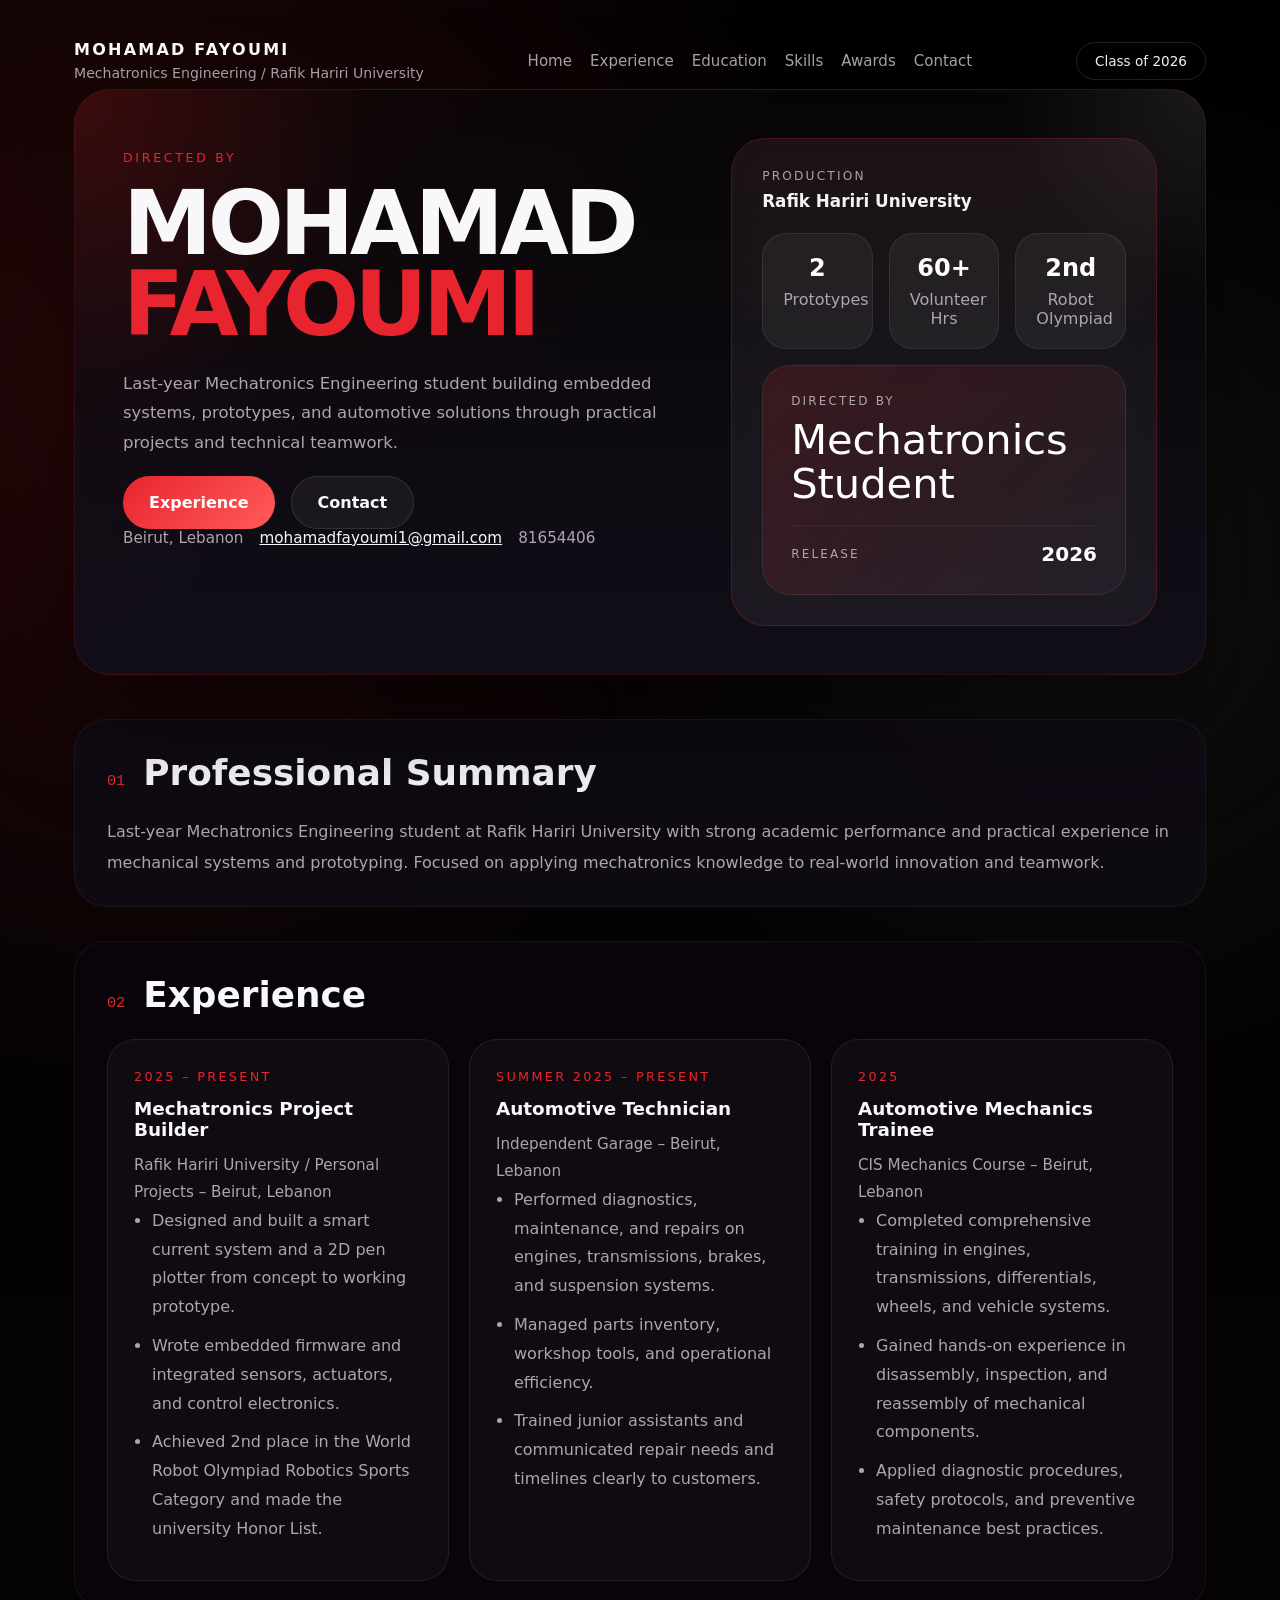
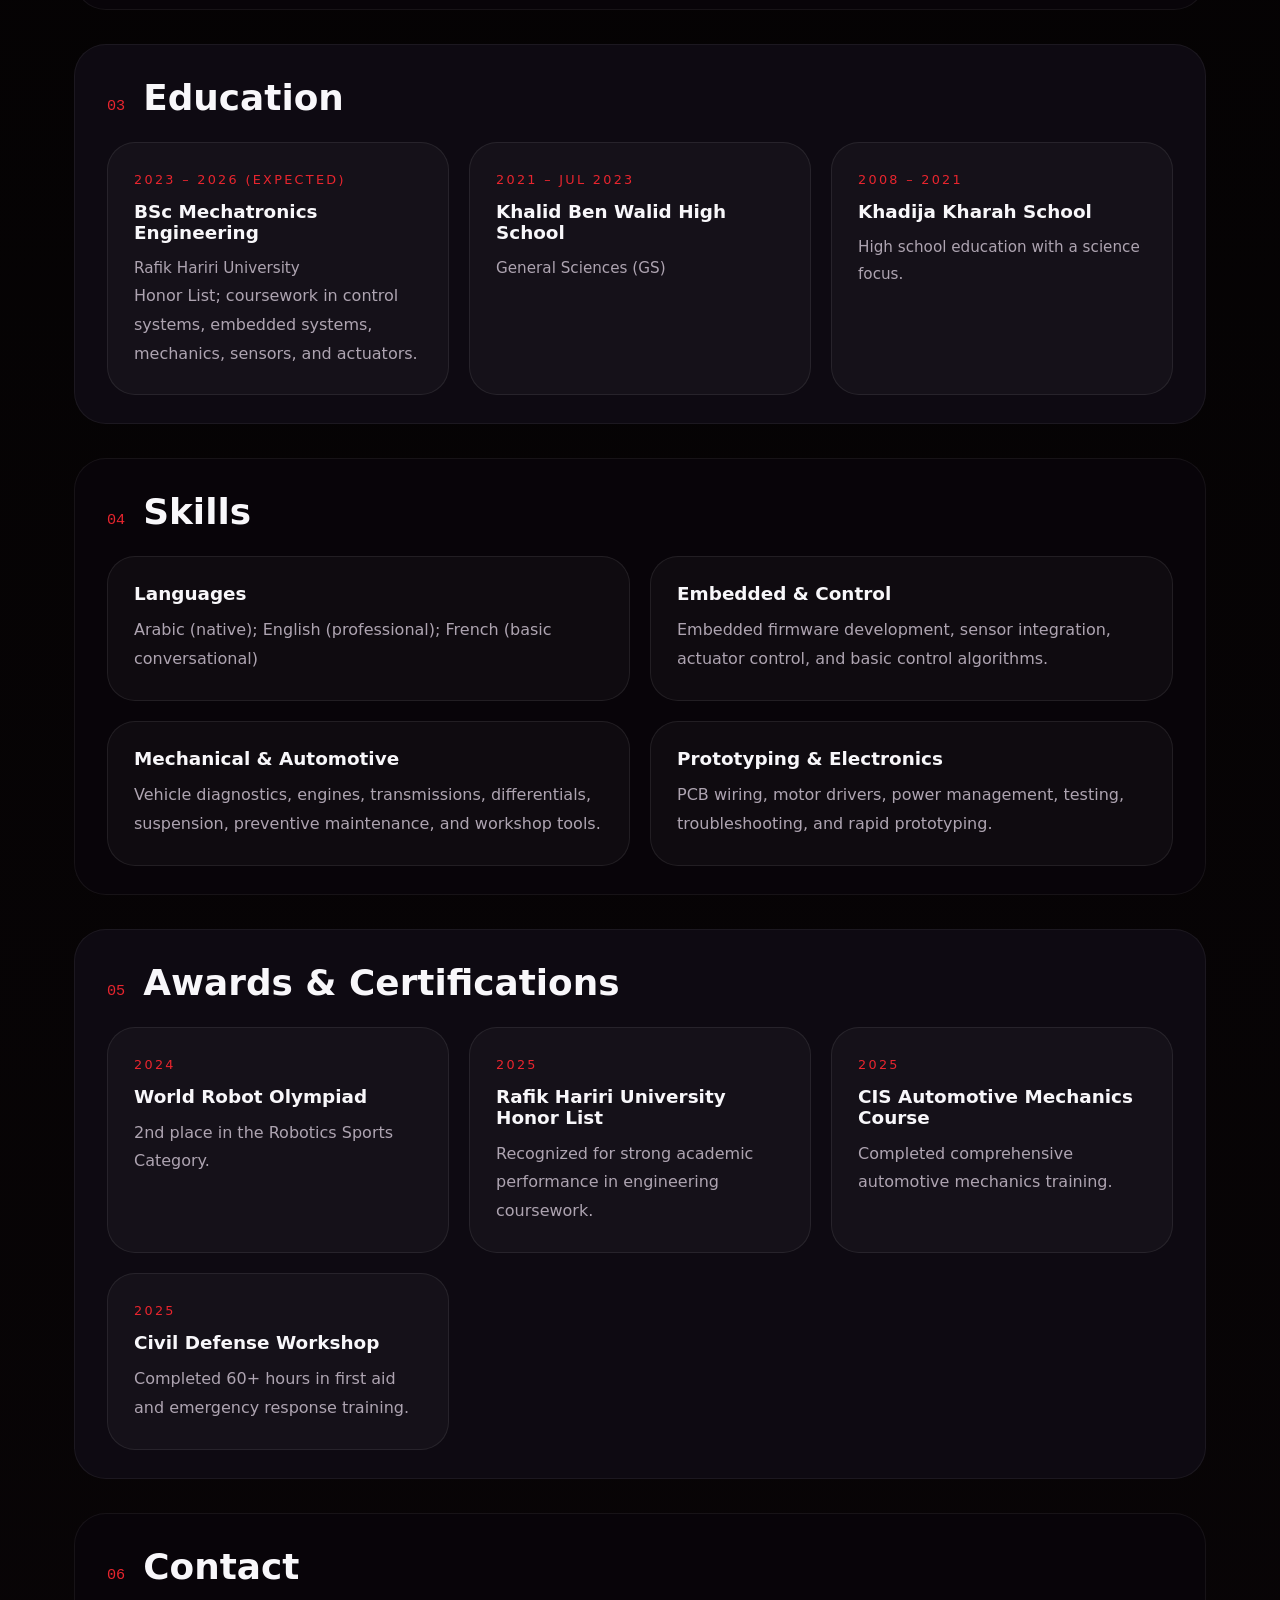
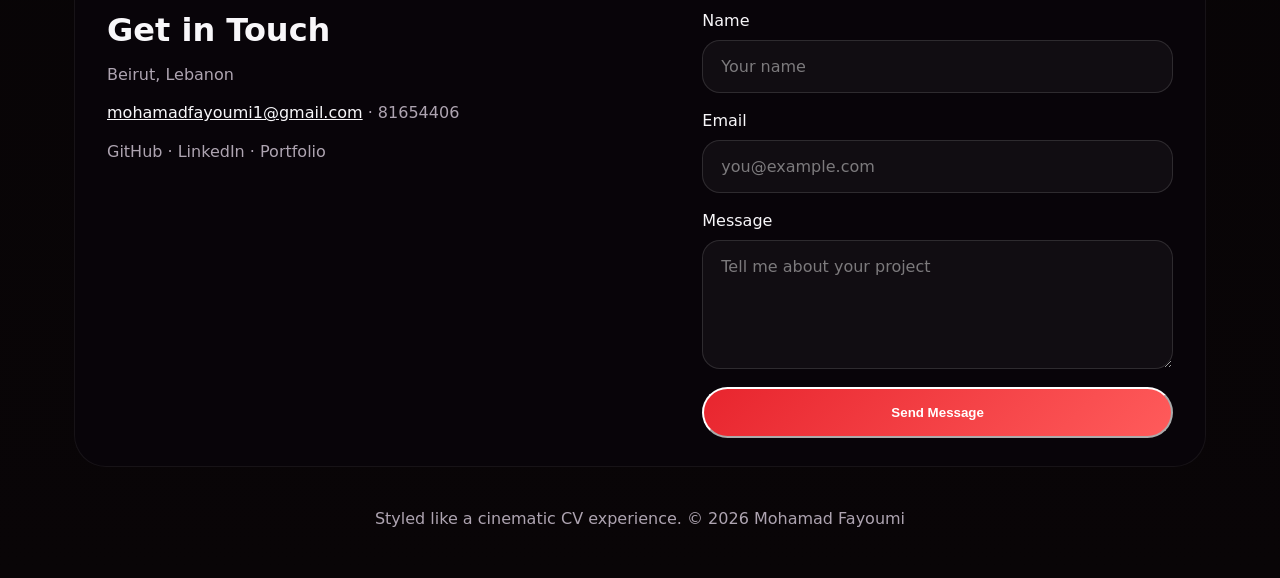
<file: index.html>
﻿<!DOCTYPE html>
<html lang="en">
<head>
  <meta charset="UTF-8" />
  <meta name="viewport" content="width=device-width, initial-scale=1.0" />
  <title>Mohamad Fayoumi | Mechatronics Engineering CV</title>
  <meta name="description" content="Mohamad Fayoumi CV – last-year Mechatronics Engineering student at Rafik Hariri University. Explore experience in embedded systems, robotics, automotive mechanics, and prototype development." />
  <meta name="keywords" content="Mohamad Fayoumi, Mechatronics Engineering, Rafik Hariri University, Automotive Technician, Embedded Systems, Robotics, Prototype Development, CV, Resume" />
  <meta name="author" content="Mohamad Fayoumi" />
  <meta name="robots" content="index, follow" />
  <meta property="og:title" content="Mohamad Fayoumi | Mechatronics Engineering CV" />
  <meta property="og:description" content="Last-year Mechatronics Engineering student at Rafik Hariri University with experience in robotics, embedded systems, and automotive mechanics." />
  <meta property="og:type" content="website" />
  <meta property="og:locale" content="en_US" />
  <meta property="og:url" content="https://mohamadfayoumi1-cyber.github.io/learning/" />
  <link rel="canonical" href="https://mohamadfayoumi1-cyber.github.io/learning/" />
  <link rel="stylesheet" href="styles.css" />
  <script type="application/ld+json">
    {
      "@context": "https://schema.org",
      "@type": "Person",
      "name": "Mohamad Fayoumi",
      "jobTitle": "Mechatronics Engineering Student",
      "alumniOf": "Rafik Hariri University",
      "email": "mailto:mohamadfayoumi1@gmail.com",
      "address": {
        "@type": "PostalAddress",
        "addressLocality": "Beirut",
        "addressCountry": "Lebanon"
      }
    }
  </script>
</head>
<body>
  <div class="page-shell">
    <header class="topbar">
      <div class="brand">
        <div class="brand-title">Mohamad Fayoumi</div>
        <div class="brand-caption">Mechatronics Engineering / Rafik Hariri University</div>
      </div>
      <nav class="nav-links">
        <a href="#overview">Home</a>
        <a href="#experience">Experience</a>
        <a href="#education">Education</a>
        <a href="#skills">Skills</a>
        <a href="#awards">Awards</a>
        <a href="#contact">Contact</a>
      </nav>
      <div class="top-right">
        <span class="top-pill">Class of 2026</span>
      </div>
    </header>

    <section id="overview" class="hero-panel">
      <div class="hero-wrapper">
        <div class="hero-copy">
          <p class="eyebrow">Directed by</p>
          <h1>Mohamad <span class="accent">Fayoumi</span></h1>
          <p class="hero-subtitle">Last-year Mechatronics Engineering student building embedded systems, prototypes, and automotive solutions through practical projects and technical teamwork.</p>
          <div class="hero-buttons">
            <a href="#experience" class="button button-primary">Experience</a>
            <a href="#contact" class="button button-secondary">Contact</a>
          </div>
          <div class="hero-meta">
            <span>Beirut, Lebanon</span>
            <span><a href="mailto:mohamadfayoumi1@gmail.com">mohamadfayoumi1@gmail.com</a></span>
            <span>81654406</span>
          </div>
        </div>

        <div class="hero-card">
          <div class="hero-card-top">
            <div class="production-block">
              <span>Production</span>
              <strong>Rafik Hariri University</strong>
            </div>
            <div class="hero-stats">
              <div>
                <strong>2</strong>
                <span>Prototypes</span>
              </div>
              <div>
                <strong>60+</strong>
                <span>Volunteer Hrs</span>
              </div>
              <div>
                <strong>2nd</strong>
                <span>Robot Olympiad</span>
              </div>
            </div>
          </div>
          <div class="hero-card-backer">
            <div class="hero-card-title">Directed by</div>
            <div class="hero-card-large">Mechatronics Student</div>
            <div class="hero-card-meta">
              <span>Release</span>
              <strong>2026</strong>
            </div>
          </div>
        </div>
      </div>
    </section>

    <main>
      <section id="summary" class="section-panel">
        <div class="section-heading">
          <span class="section-index">01</span>
          <h2>Professional Summary</h2>
        </div>
        <div class="section-copy">
          <p>Last-year Mechatronics Engineering student at Rafik Hariri University with strong academic performance and practical experience in mechanical systems and prototyping. Focused on applying mechatronics knowledge to real-world innovation and teamwork.</p>
        </div>
      </section>

      <section id="experience" class="section-panel section-dark">
        <div class="section-heading">
          <span class="section-index">02</span>
          <h2>Experience</h2>
        </div>
        <div class="card-grid">
          <article class="info-card">
            <div class="info-tag">2025 – Present</div>
            <h3>Mechatronics Project Builder</h3>
            <p class="info-subtitle">Rafik Hariri University / Personal Projects – Beirut, Lebanon</p>
            <ul>
              <li>Designed and built a smart current system and a 2D pen plotter from concept to working prototype.</li>
              <li>Wrote embedded firmware and integrated sensors, actuators, and control electronics.</li>
              <li>Achieved 2nd place in the World Robot Olympiad Robotics Sports Category and made the university Honor List.</li>
            </ul>
          </article>
          <article class="info-card">
            <div class="info-tag">Summer 2025 – Present</div>
            <h3>Automotive Technician</h3>
            <p class="info-subtitle">Independent Garage – Beirut, Lebanon</p>
            <ul>
              <li>Performed diagnostics, maintenance, and repairs on engines, transmissions, brakes, and suspension systems.</li>
              <li>Managed parts inventory, workshop tools, and operational efficiency.</li>
              <li>Trained junior assistants and communicated repair needs and timelines clearly to customers.</li>
            </ul>
          </article>
          <article class="info-card">
            <div class="info-tag">2025</div>
            <h3>Automotive Mechanics Trainee</h3>
            <p class="info-subtitle">CIS Mechanics Course – Beirut, Lebanon</p>
            <ul>
              <li>Completed comprehensive training in engines, transmissions, differentials, wheels, and vehicle systems.</li>
              <li>Gained hands-on experience in disassembly, inspection, and reassembly of mechanical components.</li>
              <li>Applied diagnostic procedures, safety protocols, and preventive maintenance best practices.</li>
            </ul>
          </article>
        </div>
      </section>

      <section id="education" class="section-panel">
        <div class="section-heading">
          <span class="section-index">03</span>
          <h2>Education</h2>
        </div>
        <div class="card-grid">
          <article class="info-card">
            <div class="info-tag">2023 – 2026 (expected)</div>
            <h3>BSc Mechatronics Engineering</h3>
            <p class="info-subtitle">Rafik Hariri University</p>
            <p>Honor List; coursework in control systems, embedded systems, mechanics, sensors, and actuators.</p>
          </article>
          <article class="info-card">
            <div class="info-tag">2021 – Jul 2023</div>
            <h3>Khalid Ben Walid High School</h3>
            <p class="info-subtitle">General Sciences (GS)</p>
          </article>
          <article class="info-card">
            <div class="info-tag">2008 – 2021</div>
            <h3>Khadija Kharah School</h3>
            <p class="info-subtitle">High school education with a science focus.</p>
          </article>
        </div>
      </section>

      <section id="skills" class="section-panel section-dark">
        <div class="section-heading">
          <span class="section-index">04</span>
          <h2>Skills</h2>
        </div>
        <div class="skill-grid">
          <article class="skill-card">
            <h3>Languages</h3>
            <p>Arabic (native); English (professional); French (basic conversational)</p>
          </article>
          <article class="skill-card">
            <h3>Embedded & Control</h3>
            <p>Embedded firmware development, sensor integration, actuator control, and basic control algorithms.</p>
          </article>
          <article class="skill-card">
            <h3>Mechanical & Automotive</h3>
            <p>Vehicle diagnostics, engines, transmissions, differentials, suspension, preventive maintenance, and workshop tools.</p>
          </article>
          <article class="skill-card">
            <h3>Prototyping & Electronics</h3>
            <p>PCB wiring, motor drivers, power management, testing, troubleshooting, and rapid prototyping.</p>
          </article>
        </div>
      </section>

      <section id="awards" class="section-panel">
        <div class="section-heading">
          <span class="section-index">05</span>
          <h2>Awards & Certifications</h2>
        </div>
        <div class="card-grid">
          <article class="info-card">
            <div class="info-tag">2024</div>
            <h3>World Robot Olympiad</h3>
            <p>2nd place in the Robotics Sports Category.</p>
          </article>
          <article class="info-card">
            <div class="info-tag">2025</div>
            <h3>Rafik Hariri University Honor List</h3>
            <p>Recognized for strong academic performance in engineering coursework.</p>
          </article>
          <article class="info-card">
            <div class="info-tag">2025</div>
            <h3>CIS Automotive Mechanics Course</h3>
            <p>Completed comprehensive automotive mechanics training.</p>
          </article>
          <article class="info-card">
            <div class="info-tag">2025</div>
            <h3>Civil Defense Workshop</h3>
            <p>Completed 60+ hours in first aid and emergency response training.</p>
          </article>
        </div>
      </section>

      <section id="contact" class="section-panel section-dark">
        <div class="section-heading">
          <span class="section-index">06</span>
          <h2>Contact</h2>
        </div>
        <div class="contact-grid">
          <div class="contact-copy">
            <h3>Get in Touch</h3>
            <p>Beirut, Lebanon</p>
            <p><a href="mailto:mohamadfayoumi1@gmail.com">mohamadfayoumi1@gmail.com</a> · 81654406</p>
            <p>GitHub · LinkedIn · Portfolio</p>
          </div>
          <form class="contact-form" onsubmit="submitContact(event)">
            <label>
              Name
              <input type="text" name="name" placeholder="Your name" required />
            </label>
            <label>
              Email
              <input type="email" name="email" placeholder="you@example.com" required />
            </label>
            <label>
              Message
              <textarea name="message" rows="5" placeholder="Tell me about your project" required></textarea>
            </label>
            <button type="submit" class="button button-primary">Send Message</button>
          </form>
        </div>
      </section>
    </main>

    <footer class="footer">
      <p>Styled like a cinematic CV experience. © 2026 Mohamad Fayoumi</p>
    </footer>
  </div>
  <script src="./script.js"></script>
</body>
</html>
</file>
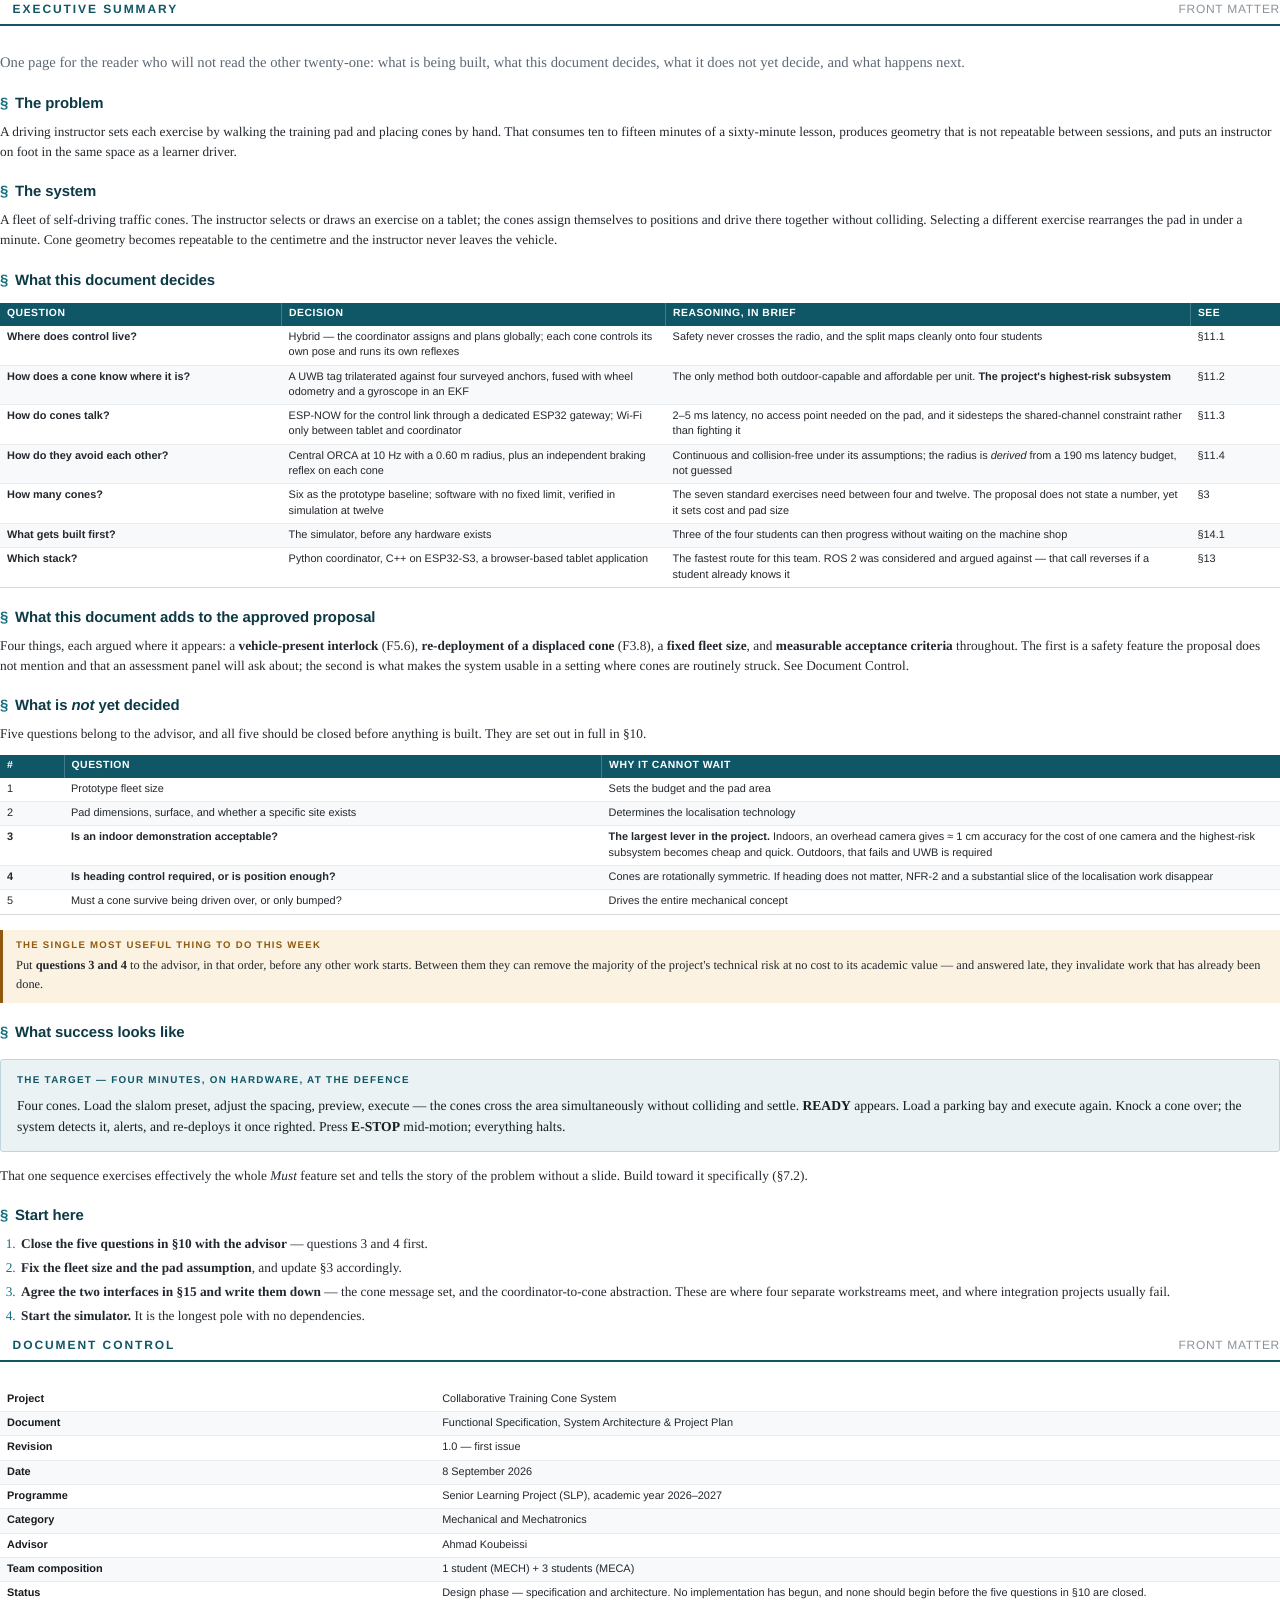
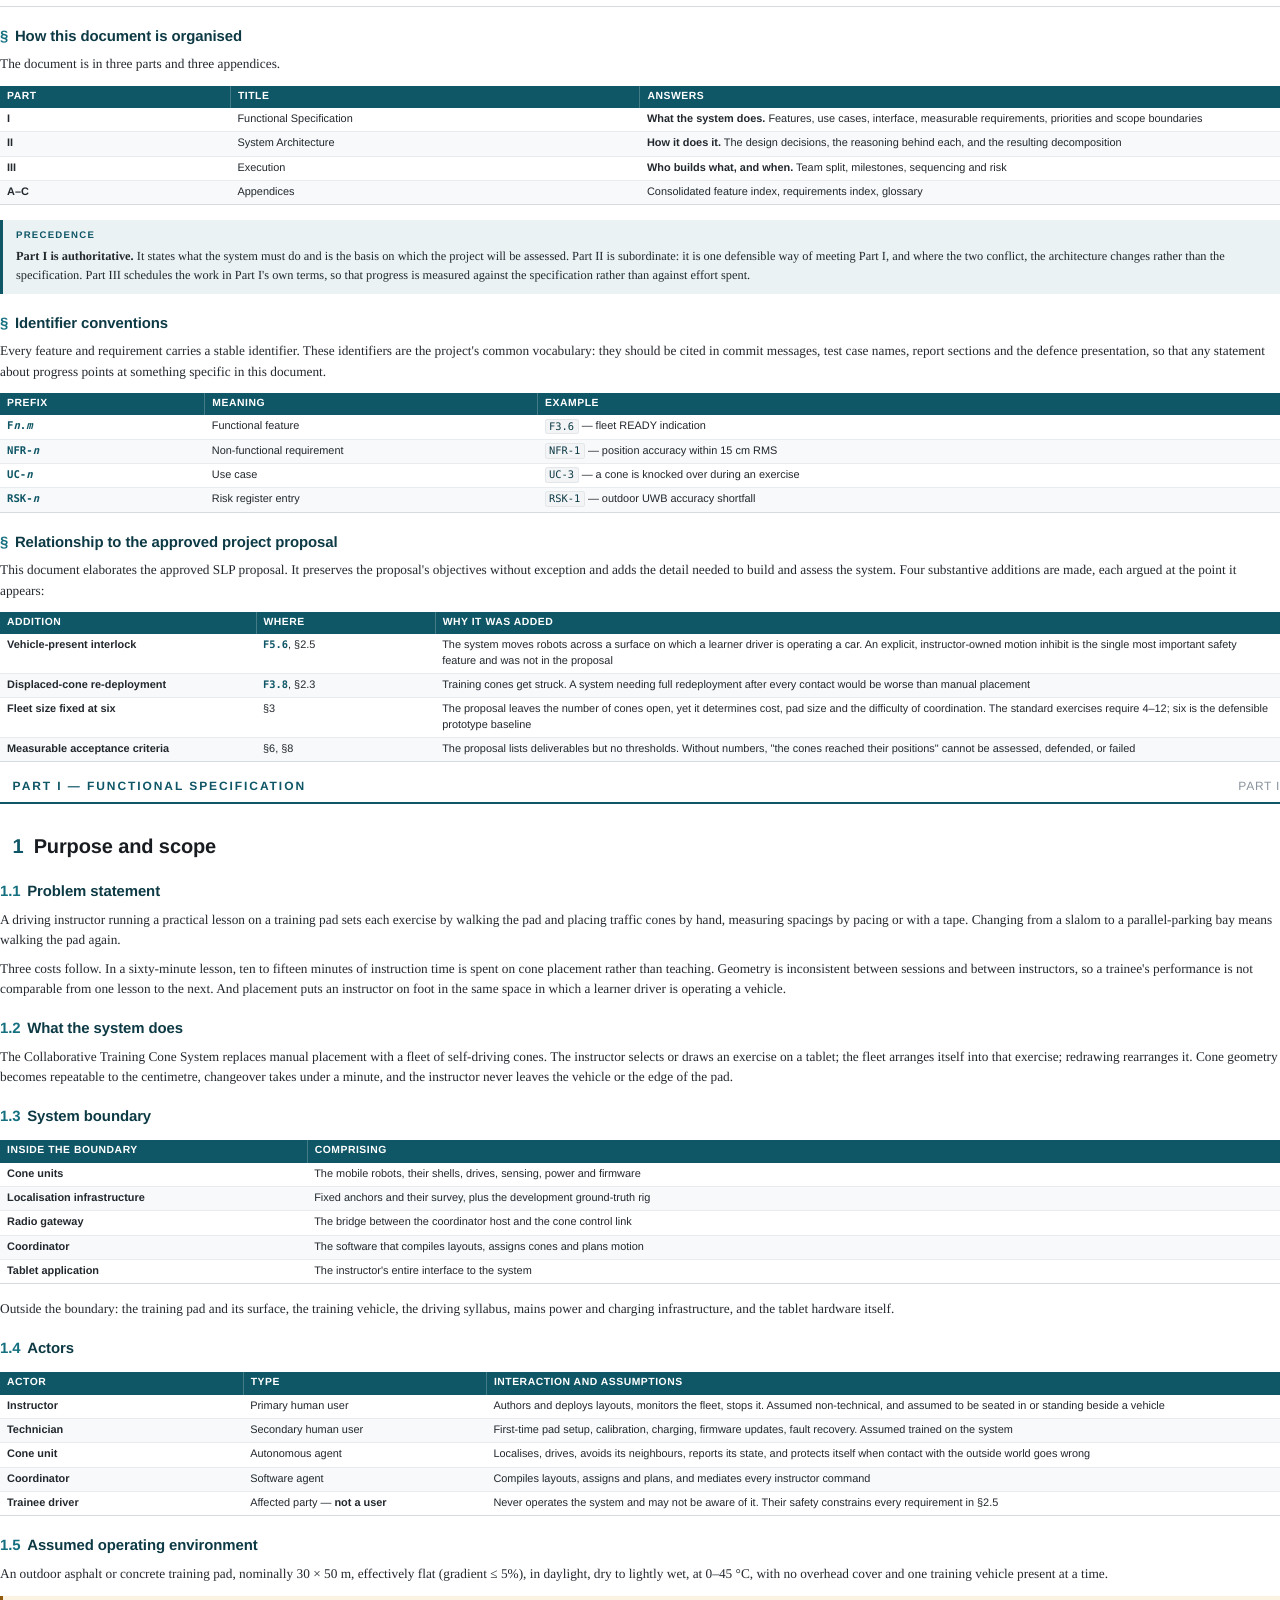
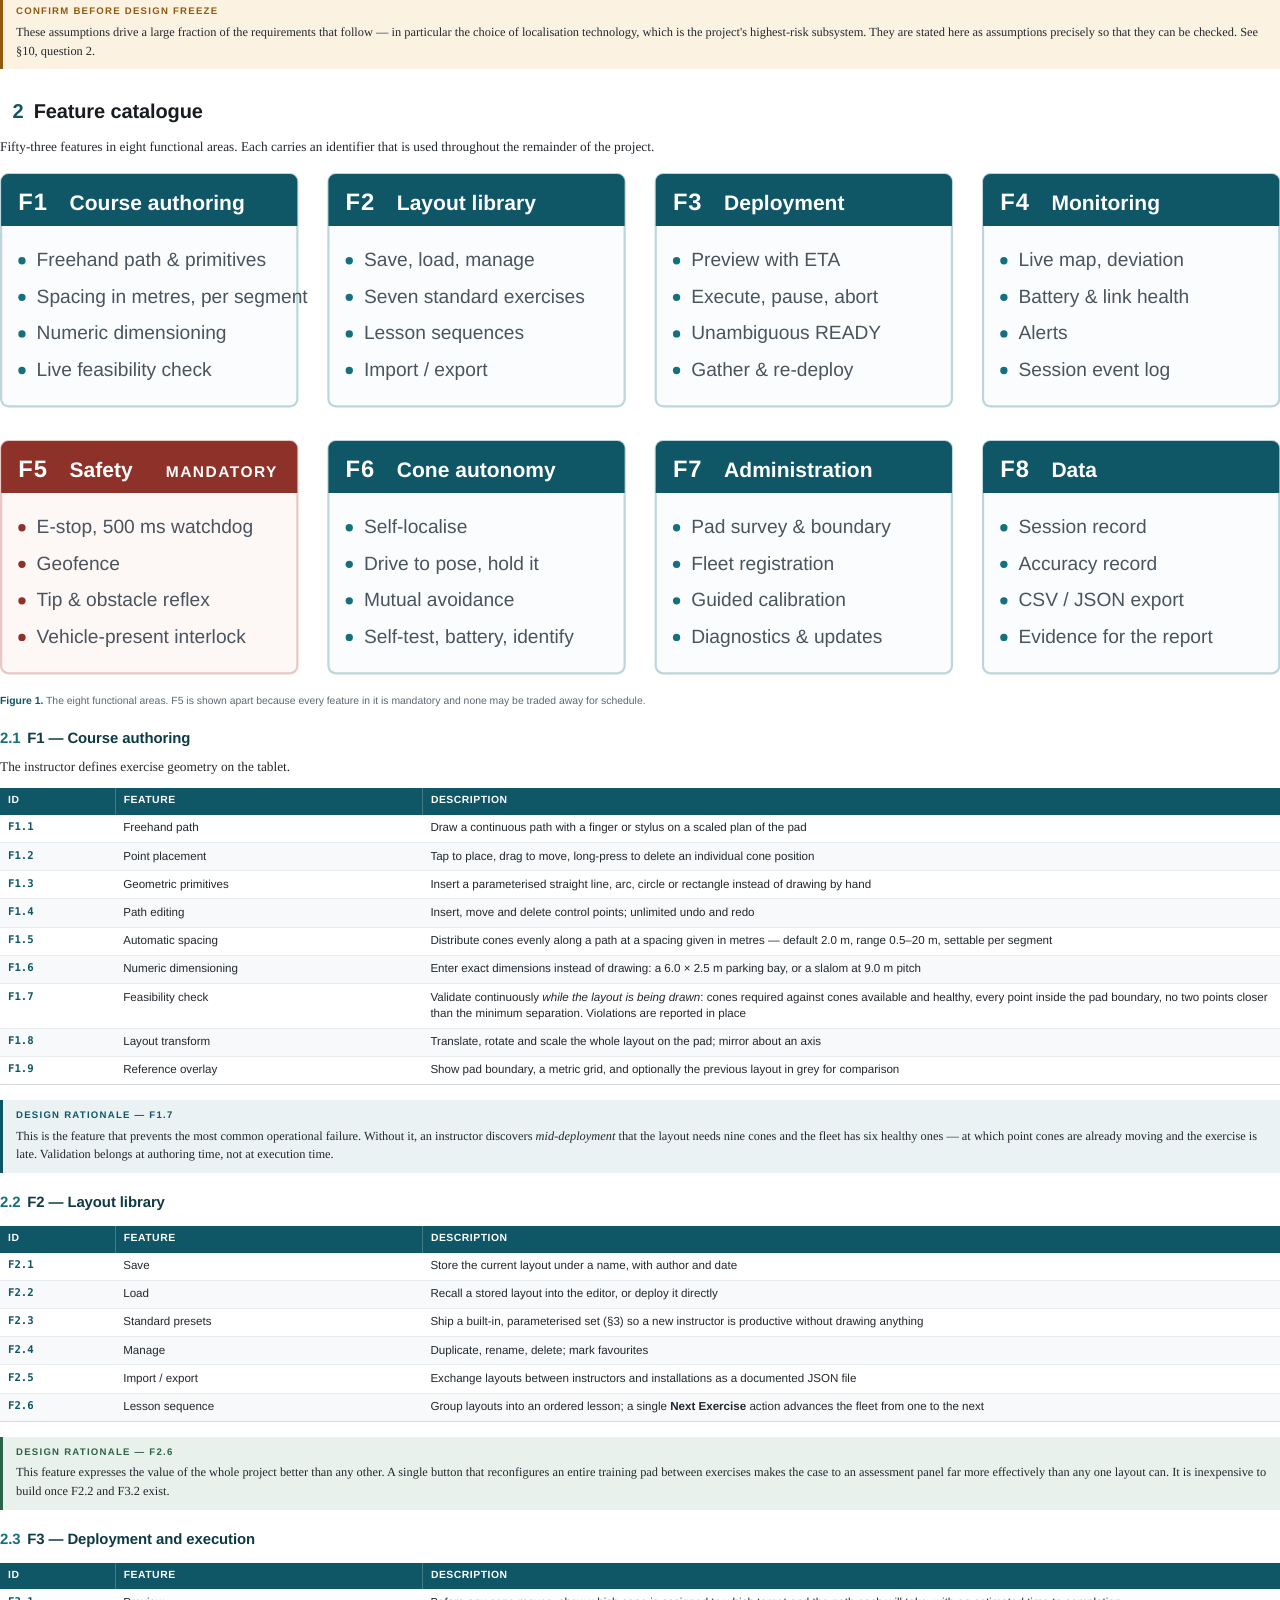
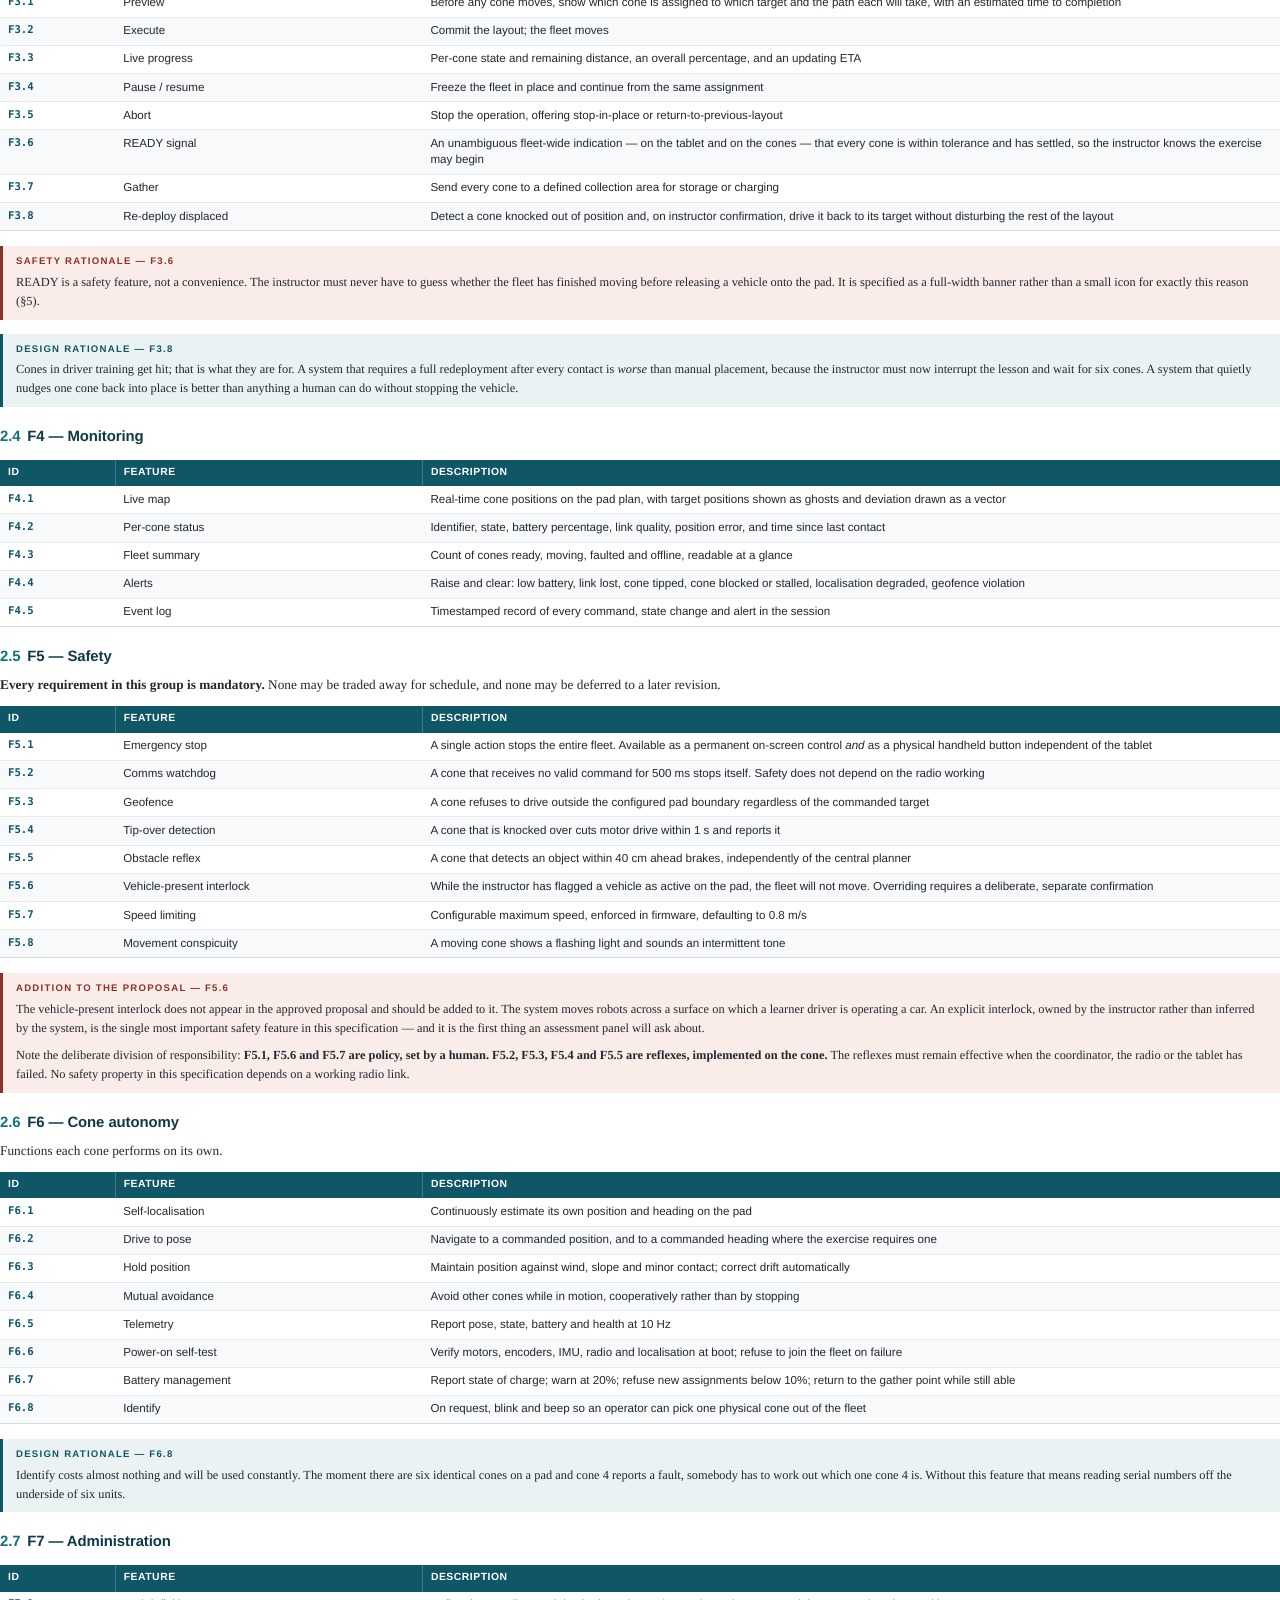
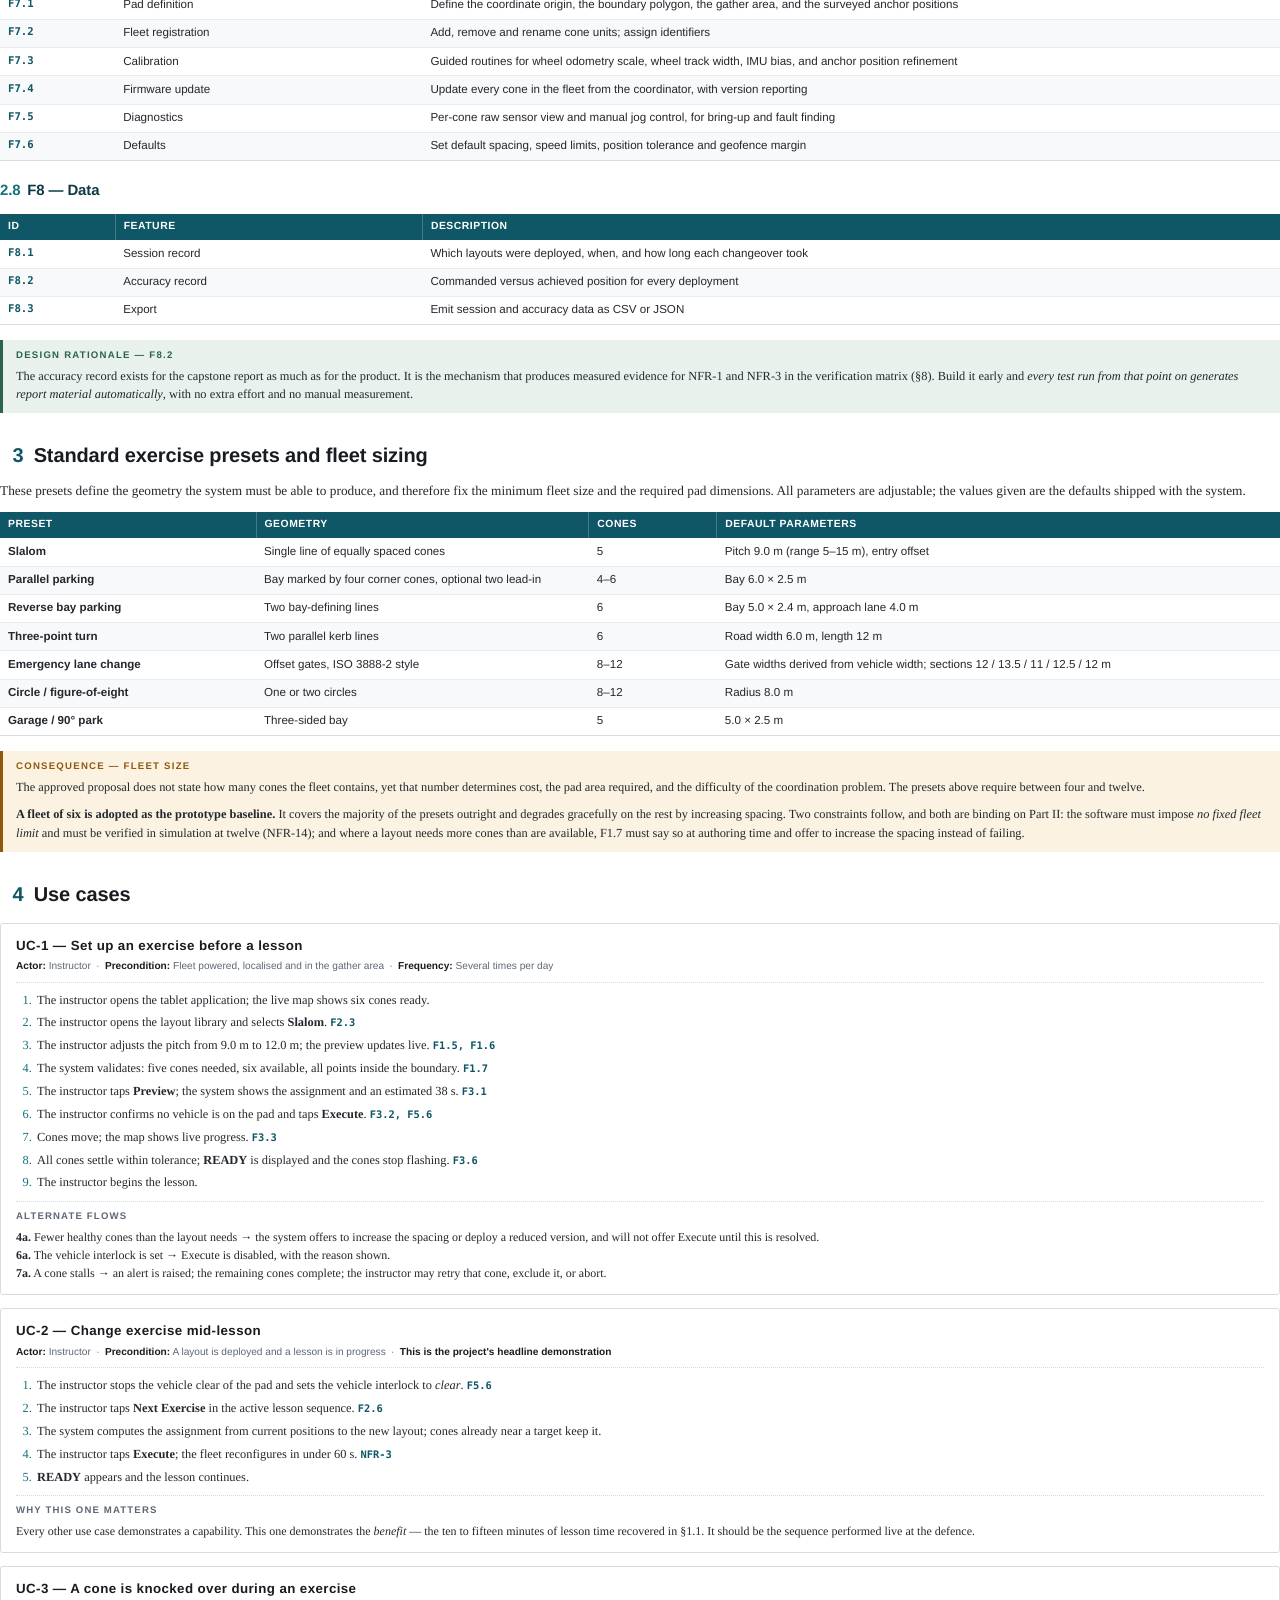
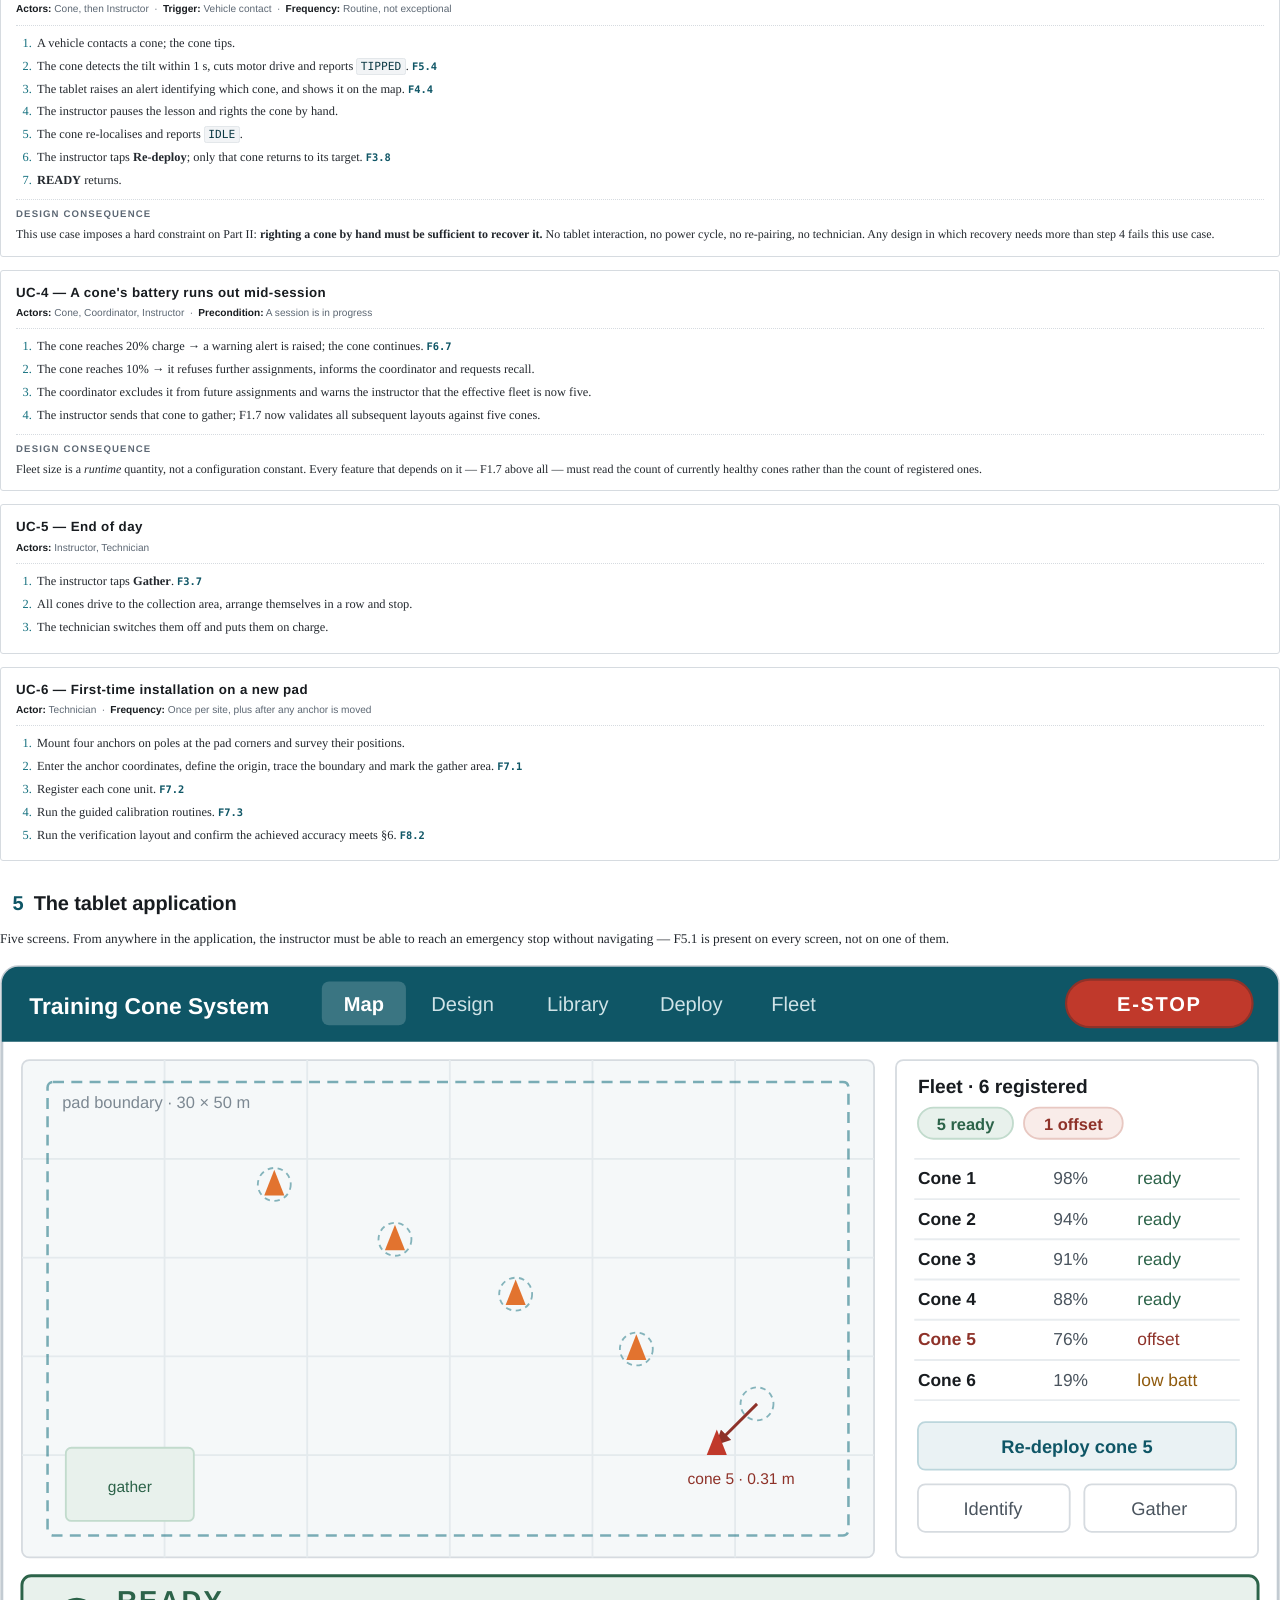
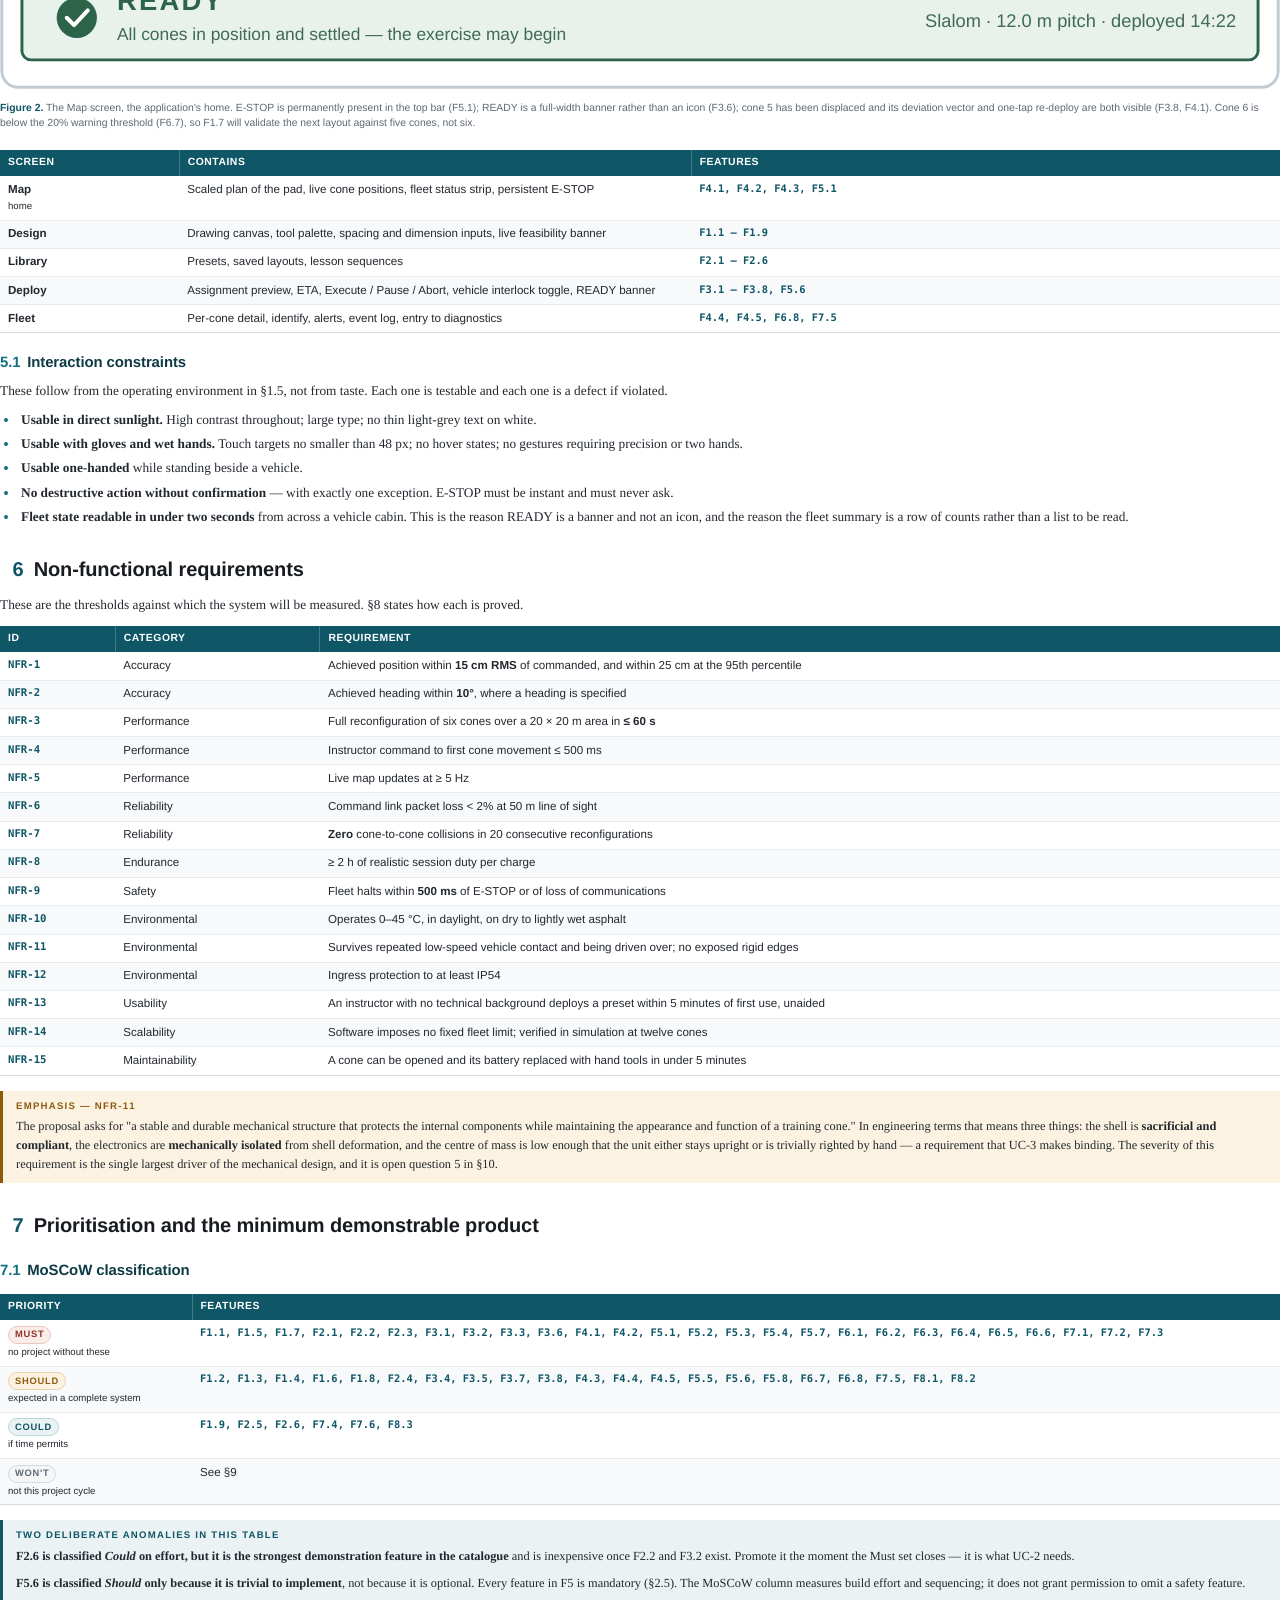
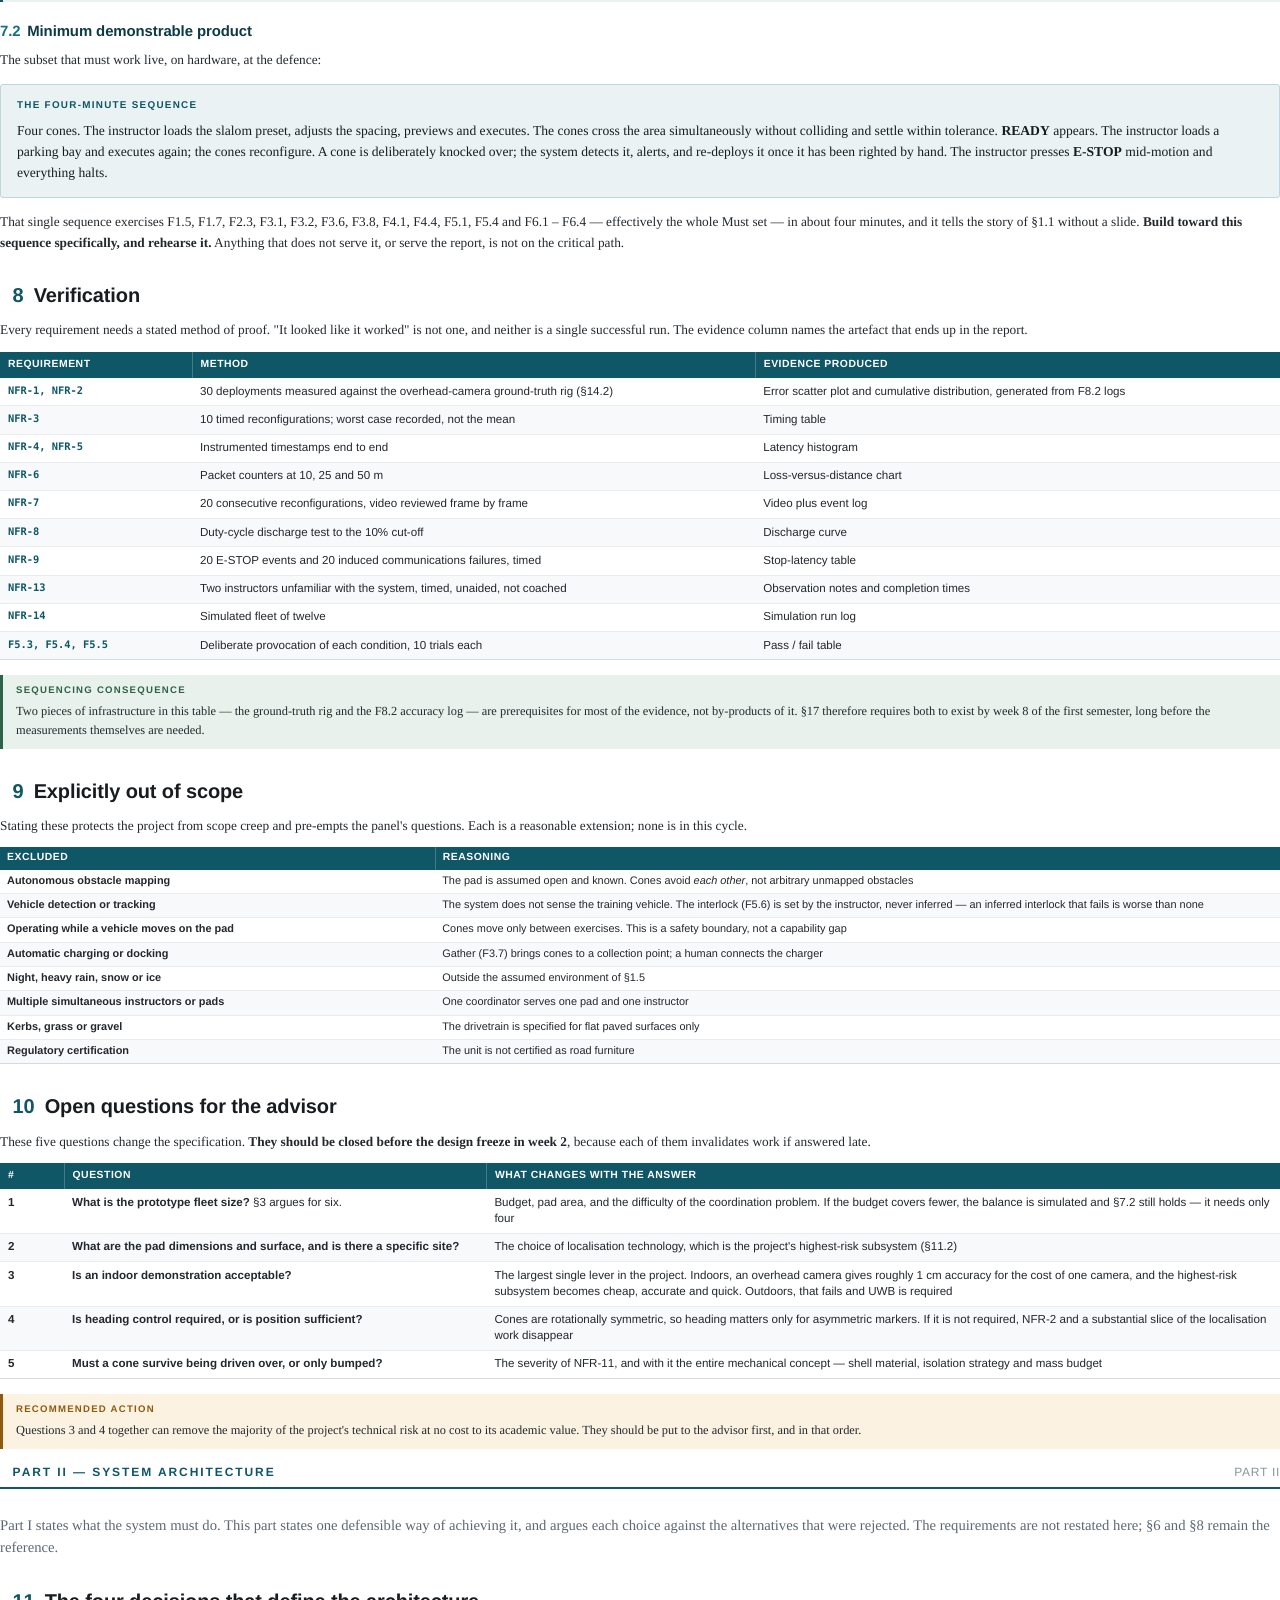
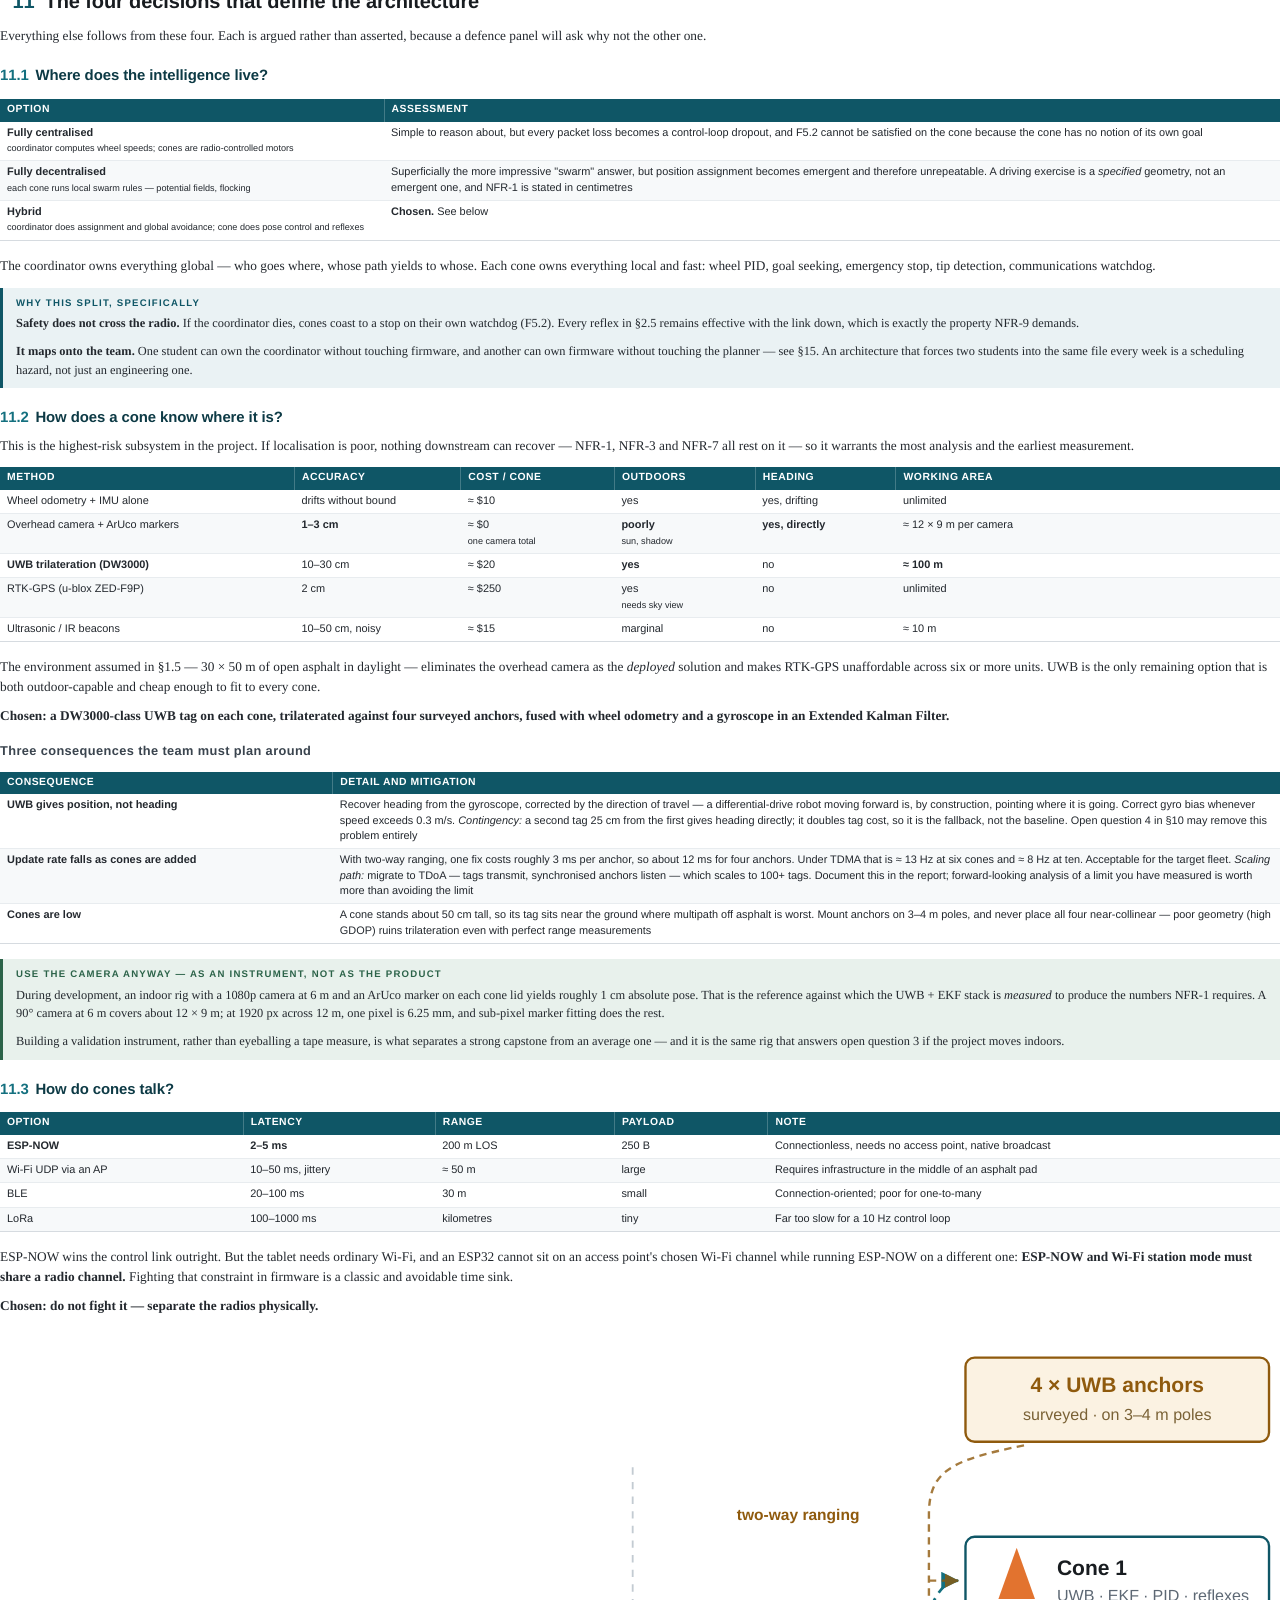
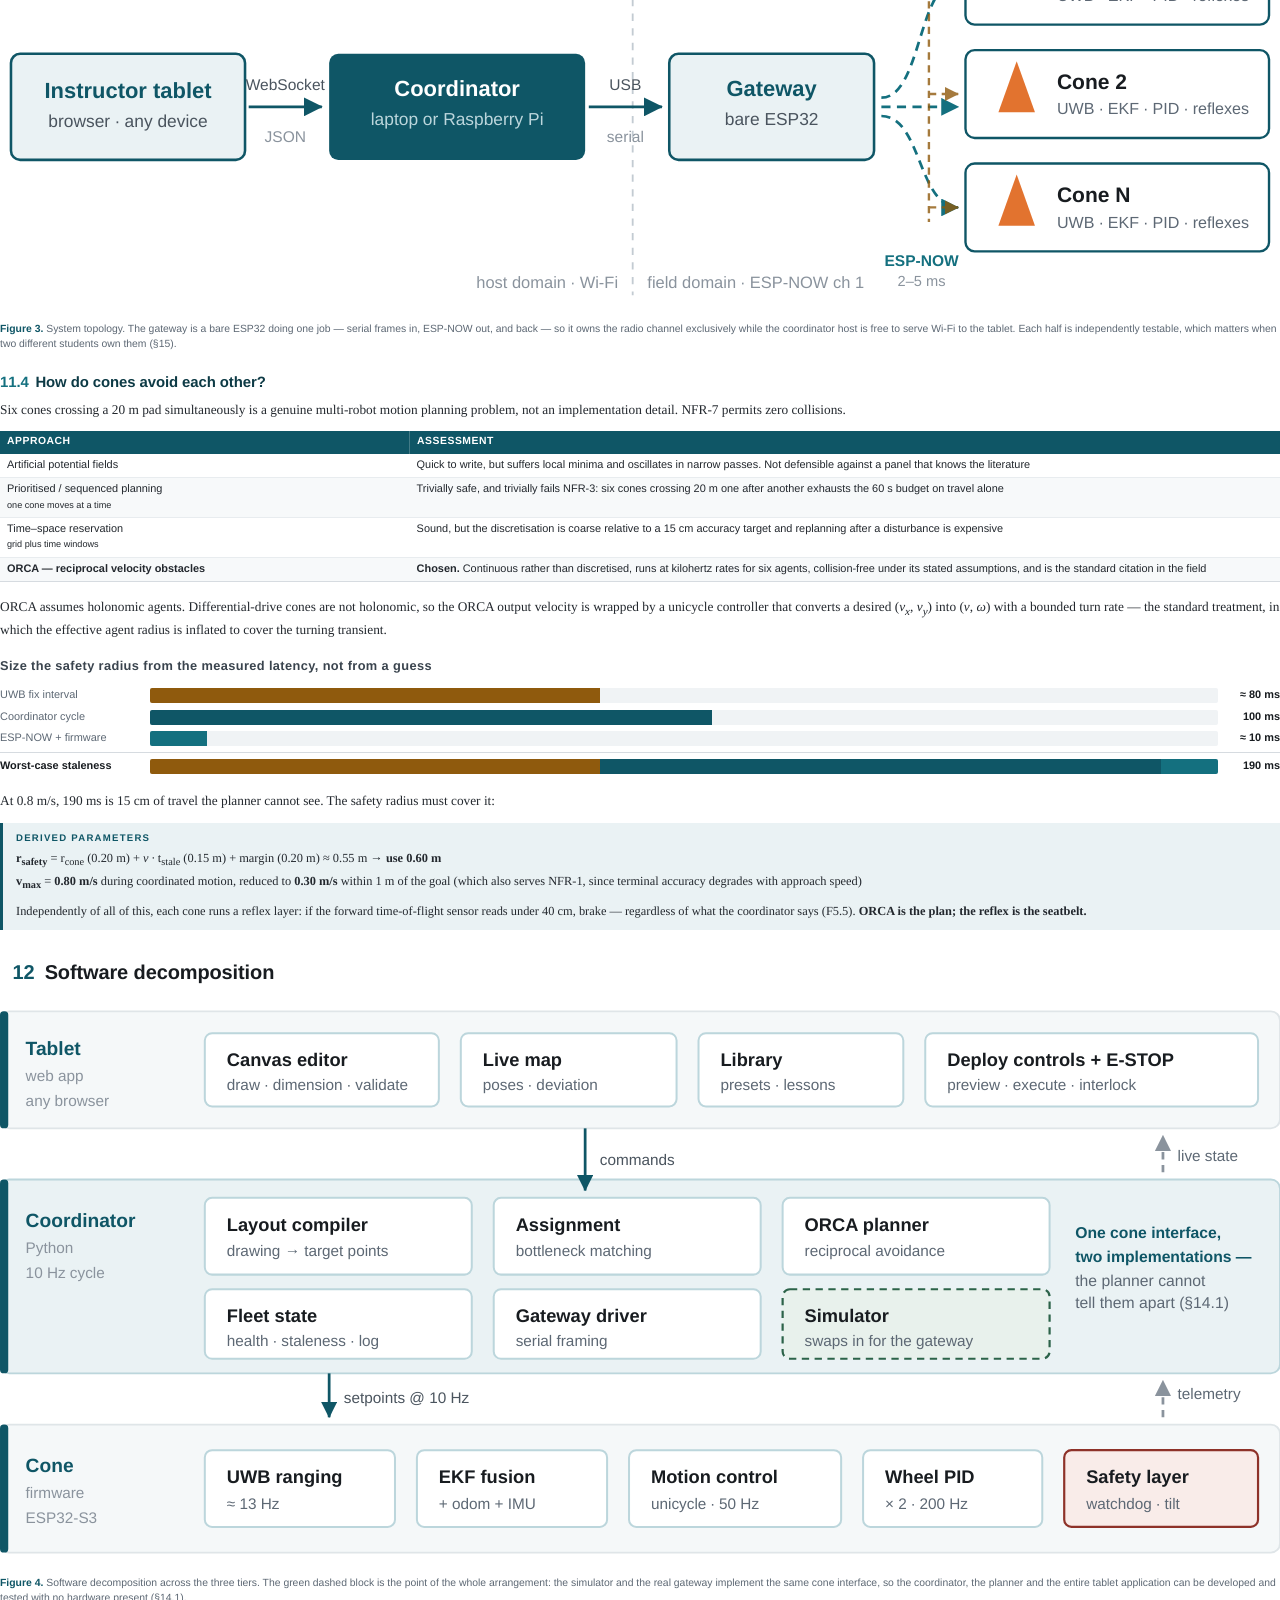
<file: slp-cone-system/pdf/body.html>
<!doctype html><html><head><meta charset="utf-8">
<title>Collaborative Training Cone System — Design Specification</title>
<link rel="stylesheet" href="style.css">
<style>.tocmk{font-size:3px;color:#fff;letter-spacing:0;font-family:monospace}</style>
</head><body>

<!-- ============ EXECUTIVE SUMMARY ============ -->
<h1 class="part"><span class="tocmk">QQ000QQ</span>Executive Summary<span class="pt">Front matter</span></h1>

<p class="lead">One page for the reader who will not read the other twenty-one: what is
being built, what this document decides, what it does not yet decide, and what happens
next.</p>

<h3><span class="n">§</span>The problem</h3>
<p>A driving instructor sets each exercise by walking the training pad and placing cones by
hand. That consumes ten to fifteen minutes of a sixty-minute lesson, produces geometry that
is not repeatable between sessions, and puts an instructor on foot in the same space as a
learner driver.</p>

<h3><span class="n">§</span>The system</h3>
<p>A fleet of self-driving traffic cones. The instructor selects or draws an exercise on a
tablet; the cones assign themselves to positions and drive there together without colliding.
Selecting a different exercise rearranges the pad in under a minute. Cone geometry becomes
repeatable to the centimetre and the instructor never leaves the vehicle.</p>

<h3><span class="n">§</span>What this document decides</h3>
<table class="compact">
<thead><tr><th style="width:22%">Question</th><th style="width:30%">Decision</th><th>Reasoning, in brief</th><th style="width:7%">See</th></tr></thead>
<tbody>
<tr><td><b>Where does control live?</b></td><td>Hybrid — the coordinator assigns and plans globally; each cone controls its own pose and runs its own reflexes</td><td>Safety never crosses the radio, and the split maps cleanly onto four students</td><td>§11.1</td></tr>
<tr><td><b>How does a cone know where it is?</b></td><td>A UWB tag trilaterated against four surveyed anchors, fused with wheel odometry and a gyroscope in an EKF</td><td>The only method both outdoor-capable and affordable per unit. <b>The project's highest-risk subsystem</b></td><td>§11.2</td></tr>
<tr><td><b>How do cones talk?</b></td><td>ESP-NOW for the control link through a dedicated ESP32 gateway; Wi-Fi only between tablet and coordinator</td><td>2–5 ms latency, no access point needed on the pad, and it sidesteps the shared-channel constraint rather than fighting it</td><td>§11.3</td></tr>
<tr><td><b>How do they avoid each other?</b></td><td>Central ORCA at 10 Hz with a 0.60 m radius, plus an independent braking reflex on each cone</td><td>Continuous and collision-free under its assumptions; the radius is <i>derived</i> from a 190 ms latency budget, not guessed</td><td>§11.4</td></tr>
<tr><td><b>How many cones?</b></td><td>Six as the prototype baseline; software with no fixed limit, verified in simulation at twelve</td><td>The seven standard exercises need between four and twelve. The proposal does not state a number, yet it sets cost and pad size</td><td>§3</td></tr>
<tr><td><b>What gets built first?</b></td><td>The simulator, before any hardware exists</td><td>Three of the four students can then progress without waiting on the machine shop</td><td>§14.1</td></tr>
<tr><td><b>Which stack?</b></td><td>Python coordinator, C++ on ESP32-S3, a browser-based tablet application</td><td>The fastest route for this team. ROS 2 was considered and argued against — that call reverses if a student already knows it</td><td>§13</td></tr>
</tbody></table>

<h3><span class="n">§</span>What this document adds to the approved proposal</h3>
<p>Four things, each argued where it appears: a <b>vehicle-present interlock</b> (F5.6),
<b>re-deployment of a displaced cone</b> (F3.8), a <b>fixed fleet size</b>, and
<b>measurable acceptance criteria</b> throughout. The first is a safety feature the proposal
does not mention and that an assessment panel will ask about; the second is what makes the
system usable in a setting where cones are routinely struck. See Document Control.</p>

<h3><span class="n">§</span>What is <i>not</i> yet decided</h3>
<p>Five questions belong to the advisor, and all five should be closed before anything is
built. They are set out in full in §10.</p>
<table class="compact">
<thead><tr><th style="width:5%">#</th><th style="width:42%">Question</th><th>Why it cannot wait</th></tr></thead>
<tbody>
<tr><td>1</td><td>Prototype fleet size</td><td>Sets the budget and the pad area</td></tr>
<tr><td>2</td><td>Pad dimensions, surface, and whether a specific site exists</td><td>Determines the localisation technology</td></tr>
<tr><td><b>3</b></td><td><b>Is an indoor demonstration acceptable?</b></td><td><b>The largest lever in the project.</b> Indoors, an overhead camera gives ≈ 1 cm accuracy for the cost of one camera and the highest-risk subsystem becomes cheap and quick. Outdoors, that fails and UWB is required</td></tr>
<tr><td><b>4</b></td><td><b>Is heading control required, or is position enough?</b></td><td>Cones are rotationally symmetric. If heading does not matter, NFR-2 and a substantial slice of the localisation work disappear</td></tr>
<tr><td>5</td><td>Must a cone survive being driven over, or only bumped?</td><td>Drives the entire mechanical concept</td></tr>
</tbody></table>
<div class="note warn">
<span class="lbl">The single most useful thing to do this week</span>
<p>Put <b>questions 3 and 4</b> to the advisor, in that order, before any other work starts.
Between them they can remove the majority of the project's technical risk at no cost to its
academic value — and answered late, they invalidate work that has already been done.</p>
</div>

<h3><span class="n">§</span>What success looks like</h3>
<div class="demo">
<span class="lbl">The target — four minutes, on hardware, at the defence</span>
<p>Four cones. Load the slalom preset, adjust the spacing, preview, execute — the cones
cross the area simultaneously without colliding and settle. <b>READY</b> appears. Load a
parking bay and execute again. Knock a cone over; the system detects it, alerts, and
re-deploys it once righted. Press <b>E-STOP</b> mid-motion; everything halts.</p>
</div>
<p>That one sequence exercises effectively the whole <i>Must</i> feature set and tells the
story of the problem without a slide. Build toward it specifically (§7.2).</p>

<h3><span class="n">§</span>Start here</h3>
<ol>
<li><b>Close the five questions in §10 with the advisor</b> — questions 3 and 4 first.</li>
<li><b>Fix the fleet size and the pad assumption</b>, and update §3 accordingly.</li>
<li><b>Agree the two interfaces in §15 and write them down</b> — the cone message set, and the coordinator-to-cone abstraction. These are where four separate workstreams meet, and where integration projects usually fail.</li>
<li><b>Start the simulator.</b> It is the longest pole with no dependencies.</li>
</ol>

<!-- ============ DOCUMENT CONTROL ============ -->
<h1 class="part"><span class="tocmk">QQ001QQ</span>Document Control<span class="pt">Front matter</span></h1>

<table class="compact">
<tbody>
<tr><td style="width:34%;font-weight:700;color:#181c20">Project</td><td>Collaborative Training Cone System</td></tr>
<tr><td style="font-weight:700;color:#181c20">Document</td><td>Functional Specification, System Architecture &amp; Project Plan</td></tr>
<tr><td style="font-weight:700;color:#181c20">Revision</td><td>1.0 — first issue</td></tr>
<tr><td style="font-weight:700;color:#181c20">Date</td><td>8 September 2026</td></tr>
<tr><td style="font-weight:700;color:#181c20">Programme</td><td>Senior Learning Project (SLP), academic year 2026–2027</td></tr>
<tr><td style="font-weight:700;color:#181c20">Category</td><td>Mechanical and Mechatronics</td></tr>
<tr><td style="font-weight:700;color:#181c20">Advisor</td><td>Ahmad Koubeissi</td></tr>
<tr><td style="font-weight:700;color:#181c20">Team composition</td><td>1 student (MECH) + 3 students (MECA)</td></tr>
<tr><td style="font-weight:700;color:#181c20">Status</td><td>Design phase — specification and architecture. No implementation has begun, and none should begin before the five questions in §10 are closed.</td></tr>
</tbody></table>

<h3><span class="n">§</span>How this document is organised</h3>
<p>The document is in three parts and three appendices.</p>
<table class="compact">
<thead><tr><th style="width:18%">Part</th><th style="width:32%">Title</th><th>Answers</th></tr></thead>
<tbody>
<tr><td><b>I</b></td><td>Functional Specification</td><td><b>What the system does.</b> Features, use cases, interface, measurable requirements, priorities and scope boundaries</td></tr>
<tr><td><b>II</b></td><td>System Architecture</td><td><b>How it does it.</b> The design decisions, the reasoning behind each, and the resulting decomposition</td></tr>
<tr><td><b>III</b></td><td>Execution</td><td><b>Who builds what, and when.</b> Team split, milestones, sequencing and risk</td></tr>
<tr><td><b>A–C</b></td><td>Appendices</td><td>Consolidated feature index, requirements index, glossary</td></tr>
</tbody></table>

<div class="note">
<span class="lbl">Precedence</span>
<p><b>Part I is authoritative.</b> It states what the system must do and is the basis on
which the project will be assessed. Part II is subordinate: it is one defensible way of
meeting Part I, and where the two conflict, the architecture changes rather than the
specification. Part III schedules the work in Part I's own terms, so that progress is
measured against the specification rather than against effort spent.</p>
</div>

<h3><span class="n">§</span>Identifier conventions</h3>
<p>Every feature and requirement carries a stable identifier. These identifiers are the
project's common vocabulary: they should be cited in commit messages, test case names,
report sections and the defence presentation, so that any statement about progress points
at something specific in this document.</p>
<table class="compact ids">
<thead><tr><th style="width:16%">Prefix</th><th style="width:26%">Meaning</th><th>Example</th></tr></thead>
<tbody>
<tr><td>F<i>n</i>.<i>m</i></td><td>Functional feature</td><td><code>F3.6</code> — fleet READY indication</td></tr>
<tr><td>NFR-<i>n</i></td><td>Non-functional requirement</td><td><code>NFR-1</code> — position accuracy within 15 cm RMS</td></tr>
<tr><td>UC-<i>n</i></td><td>Use case</td><td><code>UC-3</code> — a cone is knocked over during an exercise</td></tr>
<tr><td>RSK-<i>n</i></td><td>Risk register entry</td><td><code>RSK-1</code> — outdoor UWB accuracy shortfall</td></tr>
</tbody></table>

<h3><span class="n">§</span>Relationship to the approved project proposal</h3>
<p>This document elaborates the approved SLP proposal. It preserves the proposal's
objectives without exception and adds the detail needed to build and assess the system.
Four substantive additions are made, each argued at the point it appears:</p>
<table class="compact">
<thead><tr><th style="width:20%">Addition</th><th style="width:14%">Where</th><th>Why it was added</th></tr></thead>
<tbody>
<tr><td><b>Vehicle-present interlock</b></td><td><span class="fid">F5.6</span>, §2.5</td><td>The system moves robots across a surface on which a learner driver is operating a car. An explicit, instructor-owned motion inhibit is the single most important safety feature and was not in the proposal</td></tr>
<tr><td><b>Displaced-cone re-deployment</b></td><td><span class="fid">F3.8</span>, §2.3</td><td>Training cones get struck. A system needing full redeployment after every contact would be worse than manual placement</td></tr>
<tr><td><b>Fleet size fixed at six</b></td><td>§3</td><td>The proposal leaves the number of cones open, yet it determines cost, pad size and the difficulty of coordination. The standard exercises require 4–12; six is the defensible prototype baseline</td></tr>
<tr><td><b>Measurable acceptance criteria</b></td><td>§6, §8</td><td>The proposal lists deliverables but no thresholds. Without numbers, "the cones reached their positions" cannot be assessed, defended, or failed</td></tr>
</tbody></table>

<!-- ============ PART I ============ -->
<h1 class="part"><span class="tocmk">QQ002QQ</span>Part I — Functional Specification<span class="pt">Part I</span></h1>

<h2><span class="tocmk">QQ003QQ</span><span class="n">1</span>Purpose and scope</h2>

<h3><span class="n">1.1</span>Problem statement</h3>
<p>A driving instructor running a practical lesson on a training pad sets each exercise by
walking the pad and placing traffic cones by hand, measuring spacings by pacing or with a
tape. Changing from a slalom to a parallel-parking bay means walking the pad again.</p>
<p>Three costs follow. In a sixty-minute lesson, ten to fifteen minutes of instruction time
is spent on cone placement rather than teaching. Geometry is inconsistent between sessions
and between instructors, so a trainee's performance is not comparable from one lesson to
the next. And placement puts an instructor on foot in the same space in which a learner
driver is operating a vehicle.</p>

<h3><span class="n">1.2</span>What the system does</h3>
<p>The Collaborative Training Cone System replaces manual placement with a fleet of
self-driving cones. The instructor selects or draws an exercise on a tablet; the fleet
arranges itself into that exercise; redrawing rearranges it. Cone geometry becomes
repeatable to the centimetre, changeover takes under a minute, and the instructor never
leaves the vehicle or the edge of the pad.</p>

<h3><span class="n">1.3</span>System boundary</h3>
<table class="compact">
<thead><tr><th style="width:24%">Inside the boundary</th><th>Comprising</th></tr></thead>
<tbody>
<tr><td><b>Cone units</b></td><td>The mobile robots, their shells, drives, sensing, power and firmware</td></tr>
<tr><td><b>Localisation infrastructure</b></td><td>Fixed anchors and their survey, plus the development ground-truth rig</td></tr>
<tr><td><b>Radio gateway</b></td><td>The bridge between the coordinator host and the cone control link</td></tr>
<tr><td><b>Coordinator</b></td><td>The software that compiles layouts, assigns cones and plans motion</td></tr>
<tr><td><b>Tablet application</b></td><td>The instructor's entire interface to the system</td></tr>
</tbody></table>
<p>Outside the boundary: the training pad and its surface, the training vehicle, the
driving syllabus, mains power and charging infrastructure, and the tablet hardware itself.</p>

<h3><span class="n">1.4</span>Actors</h3>
<table class="compact">
<thead><tr><th style="width:19%">Actor</th><th style="width:19%">Type</th><th>Interaction and assumptions</th></tr></thead>
<tbody>
<tr><td><b>Instructor</b></td><td>Primary human user</td><td>Authors and deploys layouts, monitors the fleet, stops it. Assumed non-technical, and assumed to be seated in or standing beside a vehicle</td></tr>
<tr><td><b>Technician</b></td><td>Secondary human user</td><td>First-time pad setup, calibration, charging, firmware updates, fault recovery. Assumed trained on the system</td></tr>
<tr><td><b>Cone unit</b></td><td>Autonomous agent</td><td>Localises, drives, avoids its neighbours, reports its state, and protects itself when contact with the outside world goes wrong</td></tr>
<tr><td><b>Coordinator</b></td><td>Software agent</td><td>Compiles layouts, assigns and plans, and mediates every instructor command</td></tr>
<tr><td><b>Trainee driver</b></td><td>Affected party — <b>not a user</b></td><td>Never operates the system and may not be aware of it. Their safety constrains every requirement in §2.5</td></tr>
</tbody></table>

<h3><span class="n">1.5</span>Assumed operating environment</h3>
<p>An outdoor asphalt or concrete training pad, nominally 30 × 50 m, effectively flat
(gradient ≤ 5%), in daylight, dry to lightly wet, at 0–45 °C, with no overhead cover and
one training vehicle present at a time.</p>
<div class="note warn">
<span class="lbl">Confirm before design freeze</span>
<p>These assumptions drive a large fraction of the requirements that follow — in particular
the choice of localisation technology, which is the project's highest-risk subsystem. They
are stated here as assumptions precisely so that they can be checked. See §10, question 2.</p>
</div>

<h2 class="newpage"><span class="tocmk">QQ004QQ</span><span class="n">2</span>Feature catalogue</h2>
<p>Fifty-three features in eight functional areas. Each carries an identifier that is used
throughout the remainder of the project.</p>

<figure>
<svg viewBox="0 0 700 278" xmlns="http://www.w3.org/2000/svg" font-family="Liberation Sans, Arial, sans-serif">
 <defs>
  <style>
   .bx{fill:#fbfcfd;stroke:#bcd6dc;stroke-width:1.2;rx:4}
   .hd{fill:#0f5666}
   .id{fill:#ffffff;font-size:13px;font-weight:700;letter-spacing:.5px}
   .tt{fill:#ffffff;font-size:11.5px;font-weight:700}
   .li{fill:#4a545e;font-size:10.5px}
   .dot{fill:#14707f}
  </style>
 </defs>
 <!-- row 1 -->
 <g>
  <rect class="bx" x="0.6" y="0.6" width="162" height="127" rx="4"/>
  <path class="hd" d="M0.6 4.6a4 4 0 0 1 4-4h154a4 4 0 0 1 4 4V29H0.6z"/>
  <text class="id" x="10" y="20">F1</text><text class="tt" x="38" y="20">Course authoring</text>
  <g class="li"><circle class="dot" cx="12" cy="48" r="2"/><text x="20" y="51">Freehand path &amp; primitives</text>
  <circle class="dot" cx="12" cy="68" r="2"/><text x="20" y="71">Spacing in metres, per segment</text>
  <circle class="dot" cx="12" cy="88" r="2"/><text x="20" y="91">Numeric dimensioning</text>
  <circle class="dot" cx="12" cy="108" r="2"/><text x="20" y="111">Live feasibility check</text></g>
 </g>
 <g>
  <rect class="bx" x="179.6" y="0.6" width="162" height="127" rx="4"/>
  <path class="hd" d="M179.6 4.6a4 4 0 0 1 4-4h154a4 4 0 0 1 4 4V29H179.6z"/>
  <text class="id" x="189" y="20">F2</text><text class="tt" x="217" y="20">Layout library</text>
  <g class="li"><circle class="dot" cx="191" cy="48" r="2"/><text x="199" y="51">Save, load, manage</text>
  <circle class="dot" cx="191" cy="68" r="2"/><text x="199" y="71">Seven standard exercises</text>
  <circle class="dot" cx="191" cy="88" r="2"/><text x="199" y="91">Lesson sequences</text>
  <circle class="dot" cx="191" cy="108" r="2"/><text x="199" y="111">Import / export</text></g>
 </g>
 <g>
  <rect class="bx" x="358.6" y="0.6" width="162" height="127" rx="4"/>
  <path class="hd" d="M358.6 4.6a4 4 0 0 1 4-4h154a4 4 0 0 1 4 4V29H358.6z"/>
  <text class="id" x="368" y="20">F3</text><text class="tt" x="396" y="20">Deployment</text>
  <g class="li"><circle class="dot" cx="370" cy="48" r="2"/><text x="378" y="51">Preview with ETA</text>
  <circle class="dot" cx="370" cy="68" r="2"/><text x="378" y="71">Execute, pause, abort</text>
  <circle class="dot" cx="370" cy="88" r="2"/><text x="378" y="91">Unambiguous READY</text>
  <circle class="dot" cx="370" cy="108" r="2"/><text x="378" y="111">Gather &amp; re-deploy</text></g>
 </g>
 <g>
  <rect class="bx" x="537.6" y="0.6" width="162" height="127" rx="4"/>
  <path class="hd" d="M537.6 4.6a4 4 0 0 1 4-4h154a4 4 0 0 1 4 4V29H537.6z"/>
  <text class="id" x="547" y="20">F4</text><text class="tt" x="575" y="20">Monitoring</text>
  <g class="li"><circle class="dot" cx="549" cy="48" r="2"/><text x="557" y="51">Live map, deviation</text>
  <circle class="dot" cx="549" cy="68" r="2"/><text x="557" y="71">Battery &amp; link health</text>
  <circle class="dot" cx="549" cy="88" r="2"/><text x="557" y="91">Alerts</text>
  <circle class="dot" cx="549" cy="108" r="2"/><text x="557" y="111">Session event log</text></g>
 </g>
 <!-- row 2 -->
 <g>
  <rect x="0.6" y="146.6" width="162" height="127" rx="4" fill="#fdf7f6" stroke="#e8c8c2" stroke-width="1.2"/>
  <path d="M0.6 150.6a4 4 0 0 1 4-4h154a4 4 0 0 1 4 4V175H0.6z" fill="#8e3229"/>
  <text class="id" x="10" y="166">F5</text><text class="tt" x="38" y="166">Safety</text>
  <text x="152" y="166" fill="#ffffff" font-size="8.5px" font-weight="700" text-anchor="end" letter-spacing=".8">MANDATORY</text>
  <g class="li"><circle cx="12" cy="194" r="2" fill="#8e3229"/><text x="20" y="197">E-stop, 500 ms watchdog</text>
  <circle cx="12" cy="214" r="2" fill="#8e3229"/><text x="20" y="217">Geofence</text>
  <circle cx="12" cy="234" r="2" fill="#8e3229"/><text x="20" y="237">Tip &amp; obstacle reflex</text>
  <circle cx="12" cy="254" r="2" fill="#8e3229"/><text x="20" y="257">Vehicle-present interlock</text></g>
 </g>
 <g>
  <rect class="bx" x="179.6" y="146.6" width="162" height="127" rx="4"/>
  <path class="hd" d="M179.6 150.6a4 4 0 0 1 4-4h154a4 4 0 0 1 4 4V175H179.6z"/>
  <text class="id" x="189" y="166">F6</text><text class="tt" x="217" y="166">Cone autonomy</text>
  <g class="li"><circle class="dot" cx="191" cy="194" r="2"/><text x="199" y="197">Self-localise</text>
  <circle class="dot" cx="191" cy="214" r="2"/><text x="199" y="217">Drive to pose, hold it</text>
  <circle class="dot" cx="191" cy="234" r="2"/><text x="199" y="237">Mutual avoidance</text>
  <circle class="dot" cx="191" cy="254" r="2"/><text x="199" y="257">Self-test, battery, identify</text></g>
 </g>
 <g>
  <rect class="bx" x="358.6" y="146.6" width="162" height="127" rx="4"/>
  <path class="hd" d="M358.6 150.6a4 4 0 0 1 4-4h154a4 4 0 0 1 4 4V175H358.6z"/>
  <text class="id" x="368" y="166">F7</text><text class="tt" x="396" y="166">Administration</text>
  <g class="li"><circle class="dot" cx="370" cy="194" r="2"/><text x="378" y="197">Pad survey &amp; boundary</text>
  <circle class="dot" cx="370" cy="214" r="2"/><text x="378" y="217">Fleet registration</text>
  <circle class="dot" cx="370" cy="234" r="2"/><text x="378" y="237">Guided calibration</text>
  <circle class="dot" cx="370" cy="254" r="2"/><text x="378" y="257">Diagnostics &amp; updates</text></g>
 </g>
 <g>
  <rect class="bx" x="537.6" y="146.6" width="162" height="127" rx="4"/>
  <path class="hd" d="M537.6 150.6a4 4 0 0 1 4-4h154a4 4 0 0 1 4 4V175H537.6z"/>
  <text class="id" x="547" y="166">F8</text><text class="tt" x="575" y="166">Data</text>
  <g class="li"><circle class="dot" cx="549" cy="194" r="2"/><text x="557" y="197">Session record</text>
  <circle class="dot" cx="549" cy="214" r="2"/><text x="557" y="217">Accuracy record</text>
  <circle class="dot" cx="549" cy="234" r="2"/><text x="557" y="237">CSV / JSON export</text>
  <circle class="dot" cx="549" cy="254" r="2"/><text x="557" y="257">Evidence for the report</text></g>
 </g>
</svg>
<figcaption><b>Figure 1.</b> The eight functional areas. F5 is shown apart because every
feature in it is mandatory and none may be traded away for schedule.</figcaption>
</figure>

<h3><span class="n">2.1</span>F1 — Course authoring</h3>
<p>The instructor defines exercise geometry on the tablet.</p>
<table class="ids">
<thead><tr><th style="width:9%">ID</th><th style="width:24%">Feature</th><th>Description</th></tr></thead>
<tbody>
<tr><td>F1.1</td><td>Freehand path</td><td>Draw a continuous path with a finger or stylus on a scaled plan of the pad</td></tr>
<tr><td>F1.2</td><td>Point placement</td><td>Tap to place, drag to move, long-press to delete an individual cone position</td></tr>
<tr><td>F1.3</td><td>Geometric primitives</td><td>Insert a parameterised straight line, arc, circle or rectangle instead of drawing by hand</td></tr>
<tr><td>F1.4</td><td>Path editing</td><td>Insert, move and delete control points; unlimited undo and redo</td></tr>
<tr><td>F1.5</td><td>Automatic spacing</td><td>Distribute cones evenly along a path at a spacing given in metres — default 2.0 m, range 0.5–20 m, settable per segment</td></tr>
<tr><td>F1.6</td><td>Numeric dimensioning</td><td>Enter exact dimensions instead of drawing: a 6.0 × 2.5 m parking bay, or a slalom at 9.0 m pitch</td></tr>
<tr><td>F1.7</td><td>Feasibility check</td><td>Validate continuously <i>while the layout is being drawn</i>: cones required against cones available and healthy, every point inside the pad boundary, no two points closer than the minimum separation. Violations are reported in place</td></tr>
<tr><td>F1.8</td><td>Layout transform</td><td>Translate, rotate and scale the whole layout on the pad; mirror about an axis</td></tr>
<tr><td>F1.9</td><td>Reference overlay</td><td>Show pad boundary, a metric grid, and optionally the previous layout in grey for comparison</td></tr>
</tbody></table>
<div class="note">
<span class="lbl">Design rationale — F1.7</span>
<p>This is the feature that prevents the most common operational failure. Without it, an
instructor discovers <i>mid-deployment</i> that the layout needs nine cones and the fleet
has six healthy ones — at which point cones are already moving and the exercise is late.
Validation belongs at authoring time, not at execution time.</p>
</div>

<h3><span class="n">2.2</span>F2 — Layout library</h3>
<table class="ids">
<thead><tr><th style="width:9%">ID</th><th style="width:24%">Feature</th><th>Description</th></tr></thead>
<tbody>
<tr><td>F2.1</td><td>Save</td><td>Store the current layout under a name, with author and date</td></tr>
<tr><td>F2.2</td><td>Load</td><td>Recall a stored layout into the editor, or deploy it directly</td></tr>
<tr><td>F2.3</td><td>Standard presets</td><td>Ship a built-in, parameterised set (§3) so a new instructor is productive without drawing anything</td></tr>
<tr><td>F2.4</td><td>Manage</td><td>Duplicate, rename, delete; mark favourites</td></tr>
<tr><td>F2.5</td><td>Import / export</td><td>Exchange layouts between instructors and installations as a documented JSON file</td></tr>
<tr><td>F2.6</td><td>Lesson sequence</td><td>Group layouts into an ordered lesson; a single <b>Next Exercise</b> action advances the fleet from one to the next</td></tr>
</tbody></table>
<div class="note good">
<span class="lbl">Design rationale — F2.6</span>
<p>This feature expresses the value of the whole project better than any other. A single
button that reconfigures an entire training pad between exercises makes the case to an
assessment panel far more effectively than any one layout can. It is inexpensive to build
once F2.2 and F3.2 exist.</p>
</div>

<h3><span class="n">2.3</span>F3 — Deployment and execution</h3>
<table class="ids">
<thead><tr><th style="width:9%">ID</th><th style="width:24%">Feature</th><th>Description</th></tr></thead>
<tbody>
<tr><td>F3.1</td><td>Preview</td><td>Before any cone moves, show which cone is assigned to which target and the path each will take, with an estimated time to completion</td></tr>
<tr><td>F3.2</td><td>Execute</td><td>Commit the layout; the fleet moves</td></tr>
<tr><td>F3.3</td><td>Live progress</td><td>Per-cone state and remaining distance, an overall percentage, and an updating ETA</td></tr>
<tr><td>F3.4</td><td>Pause / resume</td><td>Freeze the fleet in place and continue from the same assignment</td></tr>
<tr><td>F3.5</td><td>Abort</td><td>Stop the operation, offering stop-in-place or return-to-previous-layout</td></tr>
<tr><td>F3.6</td><td>READY signal</td><td>An unambiguous fleet-wide indication — on the tablet and on the cones — that every cone is within tolerance and has settled, so the instructor knows the exercise may begin</td></tr>
<tr><td>F3.7</td><td>Gather</td><td>Send every cone to a defined collection area for storage or charging</td></tr>
<tr><td>F3.8</td><td>Re-deploy displaced</td><td>Detect a cone knocked out of position and, on instructor confirmation, drive it back to its target without disturbing the rest of the layout</td></tr>
</tbody></table>
<div class="note safety">
<span class="lbl">Safety rationale — F3.6</span>
<p>READY is a safety feature, not a convenience. The instructor must never have to guess
whether the fleet has finished moving before releasing a vehicle onto the pad. It is
specified as a full-width banner rather than a small icon for exactly this reason (§5).</p>
</div>
<div class="note">
<span class="lbl">Design rationale — F3.8</span>
<p>Cones in driver training get hit; that is what they are for. A system that requires a
full redeployment after every contact is <i>worse</i> than manual placement, because the
instructor must now interrupt the lesson and wait for six cones. A system that quietly
nudges one cone back into place is better than anything a human can do without stopping
the vehicle.</p>
</div>

<h3><span class="n">2.4</span>F4 — Monitoring</h3>
<table class="ids">
<thead><tr><th style="width:9%">ID</th><th style="width:24%">Feature</th><th>Description</th></tr></thead>
<tbody>
<tr><td>F4.1</td><td>Live map</td><td>Real-time cone positions on the pad plan, with target positions shown as ghosts and deviation drawn as a vector</td></tr>
<tr><td>F4.2</td><td>Per-cone status</td><td>Identifier, state, battery percentage, link quality, position error, and time since last contact</td></tr>
<tr><td>F4.3</td><td>Fleet summary</td><td>Count of cones ready, moving, faulted and offline, readable at a glance</td></tr>
<tr><td>F4.4</td><td>Alerts</td><td>Raise and clear: low battery, link lost, cone tipped, cone blocked or stalled, localisation degraded, geofence violation</td></tr>
<tr><td>F4.5</td><td>Event log</td><td>Timestamped record of every command, state change and alert in the session</td></tr>
</tbody></table>

<h3><span class="n">2.5</span>F5 — Safety</h3>
<p><b>Every requirement in this group is mandatory.</b> None may be traded away for
schedule, and none may be deferred to a later revision.</p>
<table class="ids">
<thead><tr><th style="width:9%">ID</th><th style="width:24%">Feature</th><th>Description</th></tr></thead>
<tbody>
<tr><td>F5.1</td><td>Emergency stop</td><td>A single action stops the entire fleet. Available as a permanent on-screen control <i>and</i> as a physical handheld button independent of the tablet</td></tr>
<tr><td>F5.2</td><td>Comms watchdog</td><td>A cone that receives no valid command for 500 ms stops itself. Safety does not depend on the radio working</td></tr>
<tr><td>F5.3</td><td>Geofence</td><td>A cone refuses to drive outside the configured pad boundary regardless of the commanded target</td></tr>
<tr><td>F5.4</td><td>Tip-over detection</td><td>A cone that is knocked over cuts motor drive within 1 s and reports it</td></tr>
<tr><td>F5.5</td><td>Obstacle reflex</td><td>A cone that detects an object within 40 cm ahead brakes, independently of the central planner</td></tr>
<tr><td>F5.6</td><td>Vehicle-present interlock</td><td>While the instructor has flagged a vehicle as active on the pad, the fleet will not move. Overriding requires a deliberate, separate confirmation</td></tr>
<tr><td>F5.7</td><td>Speed limiting</td><td>Configurable maximum speed, enforced in firmware, defaulting to 0.8 m/s</td></tr>
<tr><td>F5.8</td><td>Movement conspicuity</td><td>A moving cone shows a flashing light and sounds an intermittent tone</td></tr>
</tbody></table>
<div class="note safety">
<span class="lbl">Addition to the proposal — F5.6</span>
<p>The vehicle-present interlock does not appear in the approved proposal and should be
added to it. The system moves robots across a surface on which a learner driver is
operating a car. An explicit interlock, owned by the instructor rather than inferred by
the system, is the single most important safety feature in this specification — and it is
the first thing an assessment panel will ask about.</p>
<p>Note the deliberate division of responsibility: <b>F5.1, F5.6 and F5.7 are policy,
set by a human. F5.2, F5.3, F5.4 and F5.5 are reflexes, implemented on the cone.</b> The
reflexes must remain effective when the coordinator, the radio or the tablet has failed.
No safety property in this specification depends on a working radio link.</p>
</div>

<h3><span class="n">2.6</span>F6 — Cone autonomy</h3>
<p>Functions each cone performs on its own.</p>
<table class="ids">
<thead><tr><th style="width:9%">ID</th><th style="width:24%">Feature</th><th>Description</th></tr></thead>
<tbody>
<tr><td>F6.1</td><td>Self-localisation</td><td>Continuously estimate its own position and heading on the pad</td></tr>
<tr><td>F6.2</td><td>Drive to pose</td><td>Navigate to a commanded position, and to a commanded heading where the exercise requires one</td></tr>
<tr><td>F6.3</td><td>Hold position</td><td>Maintain position against wind, slope and minor contact; correct drift automatically</td></tr>
<tr><td>F6.4</td><td>Mutual avoidance</td><td>Avoid other cones while in motion, cooperatively rather than by stopping</td></tr>
<tr><td>F6.5</td><td>Telemetry</td><td>Report pose, state, battery and health at 10 Hz</td></tr>
<tr><td>F6.6</td><td>Power-on self-test</td><td>Verify motors, encoders, IMU, radio and localisation at boot; refuse to join the fleet on failure</td></tr>
<tr><td>F6.7</td><td>Battery management</td><td>Report state of charge; warn at 20%; refuse new assignments below 10%; return to the gather point while still able</td></tr>
<tr><td>F6.8</td><td>Identify</td><td>On request, blink and beep so an operator can pick one physical cone out of the fleet</td></tr>
</tbody></table>
<div class="note">
<span class="lbl">Design rationale — F6.8</span>
<p>Identify costs almost nothing and will be used constantly. The moment there are six
identical cones on a pad and cone 4 reports a fault, somebody has to work out which one
cone 4 is. Without this feature that means reading serial numbers off the underside of
six units.</p>
</div>

<h3><span class="n">2.7</span>F7 — Administration</h3>
<table class="ids">
<thead><tr><th style="width:9%">ID</th><th style="width:24%">Feature</th><th>Description</th></tr></thead>
<tbody>
<tr><td>F7.1</td><td>Pad definition</td><td>Define the coordinate origin, the boundary polygon, the gather area, and the surveyed anchor positions</td></tr>
<tr><td>F7.2</td><td>Fleet registration</td><td>Add, remove and rename cone units; assign identifiers</td></tr>
<tr><td>F7.3</td><td>Calibration</td><td>Guided routines for wheel odometry scale, wheel track width, IMU bias, and anchor position refinement</td></tr>
<tr><td>F7.4</td><td>Firmware update</td><td>Update every cone in the fleet from the coordinator, with version reporting</td></tr>
<tr><td>F7.5</td><td>Diagnostics</td><td>Per-cone raw sensor view and manual jog control, for bring-up and fault finding</td></tr>
<tr><td>F7.6</td><td>Defaults</td><td>Set default spacing, speed limits, position tolerance and geofence margin</td></tr>
</tbody></table>

<h3><span class="n">2.8</span>F8 — Data</h3>
<table class="ids">
<thead><tr><th style="width:9%">ID</th><th style="width:24%">Feature</th><th>Description</th></tr></thead>
<tbody>
<tr><td>F8.1</td><td>Session record</td><td>Which layouts were deployed, when, and how long each changeover took</td></tr>
<tr><td>F8.2</td><td>Accuracy record</td><td>Commanded versus achieved position for every deployment</td></tr>
<tr><td>F8.3</td><td>Export</td><td>Emit session and accuracy data as CSV or JSON</td></tr>
</tbody></table>
<div class="note good">
<span class="lbl">Design rationale — F8.2</span>
<p>The accuracy record exists for the capstone report as much as for the product. It is the
mechanism that produces measured evidence for NFR-1 and NFR-3 in the verification matrix
(§8). Build it early and <i>every test run from that point on generates report material
automatically</i>, with no extra effort and no manual measurement.</p>
</div>

<h2 class="newpage"><span class="tocmk">QQ005QQ</span><span class="n">3</span>Standard exercise presets and fleet sizing</h2>
<p>These presets define the geometry the system must be able to produce, and therefore fix
the minimum fleet size and the required pad dimensions. All parameters are adjustable; the
values given are the defaults shipped with the system.</p>
<table>
<thead><tr><th style="width:20%">Preset</th><th style="width:26%">Geometry</th><th style="width:10%">Cones</th><th>Default parameters</th></tr></thead>
<tbody>
<tr><td><b>Slalom</b></td><td>Single line of equally spaced cones</td><td>5</td><td>Pitch 9.0 m (range 5–15 m), entry offset</td></tr>
<tr><td><b>Parallel parking</b></td><td>Bay marked by four corner cones, optional two lead-in</td><td>4–6</td><td>Bay 6.0 × 2.5 m</td></tr>
<tr><td><b>Reverse bay parking</b></td><td>Two bay-defining lines</td><td>6</td><td>Bay 5.0 × 2.4 m, approach lane 4.0 m</td></tr>
<tr><td><b>Three-point turn</b></td><td>Two parallel kerb lines</td><td>6</td><td>Road width 6.0 m, length 12 m</td></tr>
<tr><td><b>Emergency lane change</b></td><td>Offset gates, ISO 3888-2 style</td><td>8–12</td><td>Gate widths derived from vehicle width; sections 12 / 13.5 / 11 / 12.5 / 12 m</td></tr>
<tr><td><b>Circle / figure-of-eight</b></td><td>One or two circles</td><td>8–12</td><td>Radius 8.0 m</td></tr>
<tr><td><b>Garage / 90° park</b></td><td>Three-sided bay</td><td>5</td><td>5.0 × 2.5 m</td></tr>
</tbody></table>
<div class="note warn">
<span class="lbl">Consequence — fleet size</span>
<p>The approved proposal does not state how many cones the fleet contains, yet that number
determines cost, the pad area required, and the difficulty of the coordination problem.
The presets above require between four and twelve.</p>
<p><b>A fleet of six is adopted as the prototype baseline.</b> It covers the majority of
the presets outright and degrades gracefully on the rest by increasing spacing. Two
constraints follow, and both are binding on Part II: the software must impose <i>no fixed
fleet limit</i> and must be verified in simulation at twelve (NFR-14); and where a layout
needs more cones than are available, F1.7 must say so at authoring time and offer to
increase the spacing instead of failing.</p>
</div>

<h2><span class="tocmk">QQ006QQ</span><span class="n">4</span>Use cases</h2>

<div class="uc">
<h4>UC-1 — Set up an exercise before a lesson</h4>
<div class="meta"><b>Actor:</b> Instructor &nbsp;·&nbsp; <b>Precondition:</b> Fleet powered,
localised and in the gather area &nbsp;·&nbsp; <b>Frequency:</b> Several times per day</div>
<ol>
<li>The instructor opens the tablet application; the live map shows six cones ready.</li>
<li>The instructor opens the layout library and selects <b>Slalom</b>. <span class="fid">F2.3</span></li>
<li>The instructor adjusts the pitch from 9.0 m to 12.0 m; the preview updates live. <span class="fid">F1.5, F1.6</span></li>
<li>The system validates: five cones needed, six available, all points inside the boundary. <span class="fid">F1.7</span></li>
<li>The instructor taps <b>Preview</b>; the system shows the assignment and an estimated 38 s. <span class="fid">F3.1</span></li>
<li>The instructor confirms no vehicle is on the pad and taps <b>Execute</b>. <span class="fid">F3.2, F5.6</span></li>
<li>Cones move; the map shows live progress. <span class="fid">F3.3</span></li>
<li>All cones settle within tolerance; <b>READY</b> is displayed and the cones stop flashing. <span class="fid">F3.6</span></li>
<li>The instructor begins the lesson.</li>
</ol>
<div class="alt"><span class="lbl">Alternate flows</span>
<b>4a.</b> Fewer healthy cones than the layout needs → the system offers to increase the
spacing or deploy a reduced version, and will not offer Execute until this is resolved.<br>
<b>6a.</b> The vehicle interlock is set → Execute is disabled, with the reason shown.<br>
<b>7a.</b> A cone stalls → an alert is raised; the remaining cones complete; the instructor
may retry that cone, exclude it, or abort.
</div>
</div>

<div class="uc">
<h4>UC-2 — Change exercise mid-lesson</h4>
<div class="meta"><b>Actor:</b> Instructor &nbsp;·&nbsp; <b>Precondition:</b> A layout is
deployed and a lesson is in progress &nbsp;·&nbsp; <b>This is the project's headline
demonstration</b></div>
<ol>
<li>The instructor stops the vehicle clear of the pad and sets the vehicle interlock to <i>clear</i>. <span class="fid">F5.6</span></li>
<li>The instructor taps <b>Next Exercise</b> in the active lesson sequence. <span class="fid">F2.6</span></li>
<li>The system computes the assignment from current positions to the new layout; cones already near a target keep it.</li>
<li>The instructor taps <b>Execute</b>; the fleet reconfigures in under 60 s. <span class="fid">NFR-3</span></li>
<li><b>READY</b> appears and the lesson continues.</li>
</ol>
<div class="alt"><span class="lbl">Why this one matters</span>
Every other use case demonstrates a capability. This one demonstrates the <i>benefit</i> —
the ten to fifteen minutes of lesson time recovered in §1.1. It should be the sequence
performed live at the defence.</div>
</div>

<div class="uc">
<h4>UC-3 — A cone is knocked over during an exercise</h4>
<div class="meta"><b>Actors:</b> Cone, then Instructor &nbsp;·&nbsp; <b>Trigger:</b> Vehicle
contact &nbsp;·&nbsp; <b>Frequency:</b> Routine, not exceptional</div>
<ol>
<li>A vehicle contacts a cone; the cone tips.</li>
<li>The cone detects the tilt within 1 s, cuts motor drive and reports <code>TIPPED</code>. <span class="fid">F5.4</span></li>
<li>The tablet raises an alert identifying which cone, and shows it on the map. <span class="fid">F4.4</span></li>
<li>The instructor pauses the lesson and rights the cone by hand.</li>
<li>The cone re-localises and reports <code>IDLE</code>.</li>
<li>The instructor taps <b>Re-deploy</b>; only that cone returns to its target. <span class="fid">F3.8</span></li>
<li><b>READY</b> returns.</li>
</ol>
<div class="alt"><span class="lbl">Design consequence</span>
This use case imposes a hard constraint on Part II: <b>righting a cone by hand must be
sufficient to recover it.</b> No tablet interaction, no power cycle, no re-pairing, no
technician. Any design in which recovery needs more than step 4 fails this use case.</div>
</div>

<div class="uc">
<h4>UC-4 — A cone's battery runs out mid-session</h4>
<div class="meta"><b>Actors:</b> Cone, Coordinator, Instructor &nbsp;·&nbsp;
<b>Precondition:</b> A session is in progress</div>
<ol>
<li>The cone reaches 20% charge → a warning alert is raised; the cone continues. <span class="fid">F6.7</span></li>
<li>The cone reaches 10% → it refuses further assignments, informs the coordinator and requests recall.</li>
<li>The coordinator excludes it from future assignments and warns the instructor that the effective fleet is now five.</li>
<li>The instructor sends that cone to gather; F1.7 now validates all subsequent layouts against five cones.</li>
</ol>
<div class="alt"><span class="lbl">Design consequence</span>
Fleet size is a <i>runtime</i> quantity, not a configuration constant. Every feature that
depends on it — F1.7 above all — must read the count of currently healthy cones rather
than the count of registered ones.</div>
</div>

<div class="uc">
<h4>UC-5 — End of day</h4>
<div class="meta"><b>Actors:</b> Instructor, Technician</div>
<ol>
<li>The instructor taps <b>Gather</b>. <span class="fid">F3.7</span></li>
<li>All cones drive to the collection area, arrange themselves in a row and stop.</li>
<li>The technician switches them off and puts them on charge.</li>
</ol>
</div>

<div class="uc">
<h4>UC-6 — First-time installation on a new pad</h4>
<div class="meta"><b>Actor:</b> Technician &nbsp;·&nbsp; <b>Frequency:</b> Once per site,
plus after any anchor is moved</div>
<ol>
<li>Mount four anchors on poles at the pad corners and survey their positions.</li>
<li>Enter the anchor coordinates, define the origin, trace the boundary and mark the gather area. <span class="fid">F7.1</span></li>
<li>Register each cone unit. <span class="fid">F7.2</span></li>
<li>Run the guided calibration routines. <span class="fid">F7.3</span></li>
<li>Run the verification layout and confirm the achieved accuracy meets §6. <span class="fid">F8.2</span></li>
</ol>
</div>

<h2 class="newpage"><span class="tocmk">QQ007QQ</span><span class="n">5</span>The tablet application</h2>
<p>Five screens. From anywhere in the application, the instructor must be able to reach an
emergency stop without navigating — F5.1 is present on every screen, not on one of them.</p>

<figure>
<svg viewBox="0 0 700 396" xmlns="http://www.w3.org/2000/svg" font-family="Liberation Sans, Arial, sans-serif">
 <rect x="1" y="1" width="698" height="394" rx="9" fill="#ffffff" stroke="#c3cbd2" stroke-width="1.6"/>
 <!-- top bar -->
 <path d="M1 10a9 9 0 0 1 9-9h680a9 9 0 0 1 9 9V42H1z" fill="#0f5666"/>
 <text x="16" y="27" fill="#ffffff" font-size="12.5px" font-weight="700">Training Cone System</text>
 <g font-size="11px">
  <rect x="176" y="9" width="46" height="24" rx="4" fill="#ffffff" opacity=".18"/>
  <text x="199" y="25" fill="#ffffff" font-weight="700" text-anchor="middle">Map</text>
  <text x="253" y="25" fill="#cfe3e7" text-anchor="middle">Design</text>
  <text x="316" y="25" fill="#cfe3e7" text-anchor="middle">Library</text>
  <text x="378" y="25" fill="#cfe3e7" text-anchor="middle">Deploy</text>
  <text x="434" y="25" fill="#cfe3e7" text-anchor="middle">Fleet</text>
 </g>
 <rect x="583" y="8" width="102" height="26" rx="13" fill="#c0392b" stroke="#8e3229" stroke-width="1.2"/>
 <text x="634" y="25" fill="#ffffff" font-size="11px" font-weight="700" text-anchor="middle" letter-spacing=".9">E-STOP</text>
 <!-- map panel -->
 <rect x="12" y="52" width="466" height="272" rx="4" fill="#f5f8f9" stroke="#d6dbe0"/>
 <g stroke="#e4eaed" stroke-width="1">
  <path d="M12 106H478M12 160H478M12 214H478M12 268H478"/>
  <path d="M90 52V324M168 52V324M246 52V324M324 52V324M402 52V324"/>
 </g>
 <rect x="26" y="64" width="438" height="248" rx="3" fill="none" stroke="#14707f" stroke-width="1.4" stroke-dasharray="6 4" opacity=".55"/>
 <text x="34" y="78" fill="#7c8892" font-size="9px">pad boundary · 30 × 50 m</text>
 <!-- gather area -->
 <rect x="36" y="264" width="70" height="40" rx="3" fill="#e8f1ec" stroke="#c2dbcd"/>
 <text x="71" y="288" fill="#2c6349" font-size="8.5px" text-anchor="middle">gather</text>
 <!-- settled cones with ghost targets -->
 <g>
  <g transform="translate(150,120)"><circle r="9" fill="none" stroke="#14707f" stroke-dasharray="3 2.5" opacity=".5"/><path d="M-5.5 6 L0 -8 L5.5 6 z" fill="#e2732f"/></g>
  <g transform="translate(216,150)"><circle r="9" fill="none" stroke="#14707f" stroke-dasharray="3 2.5" opacity=".5"/><path d="M-5.5 6 L0 -8 L5.5 6 z" fill="#e2732f"/></g>
  <g transform="translate(282,180)"><circle r="9" fill="none" stroke="#14707f" stroke-dasharray="3 2.5" opacity=".5"/><path d="M-5.5 6 L0 -8 L5.5 6 z" fill="#e2732f"/></g>
  <g transform="translate(348,210)"><circle r="9" fill="none" stroke="#14707f" stroke-dasharray="3 2.5" opacity=".5"/><path d="M-5.5 6 L0 -8 L5.5 6 z" fill="#e2732f"/></g>
 </g>
 <!-- one cone off target, deviation vector -->
 <g>
  <circle cx="414" cy="240" r="9" fill="none" stroke="#14707f" stroke-dasharray="3 2.5" opacity=".5"/>
  <path d="M414 240 L392 262" stroke="#8e3229" stroke-width="1.6" marker-end="url(#uiArr)"/>
  <g transform="translate(392,262)"><path d="M-5.5 6 L0 -8 L5.5 6 z" fill="#c0392b"/></g>
  <text x="376" y="284" fill="#8e3229" font-size="8.5px">cone 5 · 0.31 m</text>
 </g>
 <defs><marker id="uiArr" viewBox="0 0 10 10" refX="9" refY="5" markerWidth="5" markerHeight="5" orient="auto-start-reverse"><path d="M0 0 L10 5 L0 10 z" fill="#8e3229"/></marker></defs>
 <!-- fleet panel -->
 <rect x="490" y="52" width="198" height="272" rx="4" fill="#ffffff" stroke="#d6dbe0"/>
 <text x="502" y="70" fill="#181c20" font-size="10.5px" font-weight="700">Fleet · 6 registered</text>
 <g font-size="9px">
  <rect x="502" y="78" width="52" height="17" rx="8.5" fill="#e8f1ec" stroke="#c2dbcd"/><text x="528" y="90" fill="#2c6349" text-anchor="middle" font-weight="700">5 ready</text>
  <rect x="560" y="78" width="54" height="17" rx="8.5" fill="#f9ece9" stroke="#e8c8c2"/><text x="587" y="90" fill="#8e3229" text-anchor="middle" font-weight="700">1 offset</text>
 </g>
 <g font-size="9.5px" fill="#4a545e">
  <path d="M500 106H678" stroke="#e8ecef"/>
  <g><text x="502" y="120" font-weight="700" fill="#181c20">Cone 1</text><text x="576" y="120">98%</text><text x="622" y="120" fill="#2c6349">ready</text><path d="M500 128H678" stroke="#e8ecef"/></g>
  <g><text x="502" y="142" font-weight="700" fill="#181c20">Cone 2</text><text x="576" y="142">94%</text><text x="622" y="142" fill="#2c6349">ready</text><path d="M500 150H678" stroke="#e8ecef"/></g>
  <g><text x="502" y="164" font-weight="700" fill="#181c20">Cone 3</text><text x="576" y="164">91%</text><text x="622" y="164" fill="#2c6349">ready</text><path d="M500 172H678" stroke="#e8ecef"/></g>
  <g><text x="502" y="186" font-weight="700" fill="#181c20">Cone 4</text><text x="576" y="186">88%</text><text x="622" y="186" fill="#2c6349">ready</text><path d="M500 194H678" stroke="#e8ecef"/></g>
  <g><text x="502" y="208" font-weight="700" fill="#8e3229">Cone 5</text><text x="576" y="208">76%</text><text x="622" y="208" fill="#8e3229">offset</text><path d="M500 216H678" stroke="#e8ecef"/></g>
  <g><text x="502" y="230" font-weight="700" fill="#181c20">Cone 6</text><text x="576" y="230">19%</text><text x="622" y="230" fill="#8f5a0d">low batt</text><path d="M500 238H678" stroke="#e8ecef"/></g>
 </g>
 <rect x="502" y="250" width="174" height="26" rx="4" fill="#eaf2f4" stroke="#bcd6dc"/>
 <text x="589" y="267" fill="#0f5666" font-size="10px" font-weight="700" text-anchor="middle">Re-deploy cone 5</text>
 <rect x="502" y="284" width="83" height="26" rx="4" fill="#ffffff" stroke="#d6dbe0"/>
 <text x="543" y="301" fill="#4a545e" font-size="10px" text-anchor="middle">Identify</text>
 <rect x="593" y="284" width="83" height="26" rx="4" fill="#ffffff" stroke="#d6dbe0"/>
 <text x="634" y="301" fill="#4a545e" font-size="10px" text-anchor="middle">Gather</text>
 <!-- ready banner -->
 <rect x="12" y="334" width="676" height="46" rx="5" fill="#e8f1ec" stroke="#2c6349" stroke-width="1.6"/>
 <circle cx="42" cy="357" r="11" fill="#2c6349"/>
 <path d="M36.5 357 l4 4 l7.5 -8" stroke="#ffffff" stroke-width="2.2" fill="none" stroke-linecap="round" stroke-linejoin="round"/>
 <text x="64" y="353" fill="#2c6349" font-size="15px" font-weight="700" letter-spacing="1.2">READY</text>
 <text x="64" y="369" fill="#3f6b58" font-size="9.5px">All cones in position and settled — the exercise may begin</text>
 <text x="676" y="362" fill="#3f6b58" font-size="10px" text-anchor="end">Slalom · 12.0 m pitch · deployed 14:22</text>
</svg>
<figcaption><b>Figure 2.</b> The Map screen, the application's home. E-STOP is permanently
present in the top bar (F5.1); READY is a full-width banner rather than an icon (F3.6);
cone 5 has been displaced and its deviation vector and one-tap re-deploy are both visible
(F3.8, F4.1). Cone 6 is below the 20% warning threshold (F6.7), so F1.7 will validate the
next layout against five cones, not six.</figcaption>
</figure>

<table>
<thead><tr><th style="width:14%">Screen</th><th style="width:40%">Contains</th><th>Features</th></tr></thead>
<tbody>
<tr><td><b>Map</b><br><small>home</small></td><td>Scaled plan of the pad, live cone positions, fleet status strip, persistent E-STOP</td><td class="fid">F4.1, F4.2, F4.3, F5.1</td></tr>
<tr><td><b>Design</b></td><td>Drawing canvas, tool palette, spacing and dimension inputs, live feasibility banner</td><td class="fid">F1.1 – F1.9</td></tr>
<tr><td><b>Library</b></td><td>Presets, saved layouts, lesson sequences</td><td class="fid">F2.1 – F2.6</td></tr>
<tr><td><b>Deploy</b></td><td>Assignment preview, ETA, Execute / Pause / Abort, vehicle interlock toggle, READY banner</td><td class="fid">F3.1 – F3.8, F5.6</td></tr>
<tr><td><b>Fleet</b></td><td>Per-cone detail, identify, alerts, event log, entry to diagnostics</td><td class="fid">F4.4, F4.5, F6.8, F7.5</td></tr>
</tbody></table>

<h3><span class="n">5.1</span>Interaction constraints</h3>
<p>These follow from the operating environment in §1.5, not from taste. Each one is
testable and each one is a defect if violated.</p>
<ul>
<li><b>Usable in direct sunlight.</b> High contrast throughout; large type; no thin
light-grey text on white.</li>
<li><b>Usable with gloves and wet hands.</b> Touch targets no smaller than 48 px; no hover
states; no gestures requiring precision or two hands.</li>
<li><b>Usable one-handed</b> while standing beside a vehicle.</li>
<li><b>No destructive action without confirmation</b> — with exactly one exception. E-STOP
must be instant and must never ask.</li>
<li><b>Fleet state readable in under two seconds</b> from across a vehicle cabin. This is
the reason READY is a banner and not an icon, and the reason the fleet summary is a row
of counts rather than a list to be read.</li>
</ul>

<h2><span class="tocmk">QQ008QQ</span><span class="n">6</span>Non-functional requirements</h2>
<p>These are the thresholds against which the system will be measured. §8 states how each
is proved.</p>
<table class="ids">
<thead><tr><th style="width:9%">ID</th><th style="width:16%">Category</th><th>Requirement</th></tr></thead>
<tbody>
<tr><td>NFR-1</td><td>Accuracy</td><td>Achieved position within <b>15 cm RMS</b> of commanded, and within 25 cm at the 95th percentile</td></tr>
<tr><td>NFR-2</td><td>Accuracy</td><td>Achieved heading within <b>10°</b>, where a heading is specified</td></tr>
<tr><td>NFR-3</td><td>Performance</td><td>Full reconfiguration of six cones over a 20 × 20 m area in <b>≤ 60 s</b></td></tr>
<tr><td>NFR-4</td><td>Performance</td><td>Instructor command to first cone movement ≤ 500 ms</td></tr>
<tr><td>NFR-5</td><td>Performance</td><td>Live map updates at ≥ 5 Hz</td></tr>
<tr><td>NFR-6</td><td>Reliability</td><td>Command link packet loss &lt; 2% at 50 m line of sight</td></tr>
<tr><td>NFR-7</td><td>Reliability</td><td><b>Zero</b> cone-to-cone collisions in 20 consecutive reconfigurations</td></tr>
<tr><td>NFR-8</td><td>Endurance</td><td>≥ 2 h of realistic session duty per charge</td></tr>
<tr><td>NFR-9</td><td>Safety</td><td>Fleet halts within <b>500 ms</b> of E-STOP or of loss of communications</td></tr>
<tr><td>NFR-10</td><td>Environmental</td><td>Operates 0–45 °C, in daylight, on dry to lightly wet asphalt</td></tr>
<tr><td>NFR-11</td><td>Environmental</td><td>Survives repeated low-speed vehicle contact and being driven over; no exposed rigid edges</td></tr>
<tr><td>NFR-12</td><td>Environmental</td><td>Ingress protection to at least IP54</td></tr>
<tr><td>NFR-13</td><td>Usability</td><td>An instructor with no technical background deploys a preset within 5 minutes of first use, unaided</td></tr>
<tr><td>NFR-14</td><td>Scalability</td><td>Software imposes no fixed fleet limit; verified in simulation at twelve cones</td></tr>
<tr><td>NFR-15</td><td>Maintainability</td><td>A cone can be opened and its battery replaced with hand tools in under 5 minutes</td></tr>
</tbody></table>
<div class="note warn">
<span class="lbl">Emphasis — NFR-11</span>
<p>The proposal asks for "a stable and durable mechanical structure that protects the
internal components while maintaining the appearance and function of a training cone." In
engineering terms that means three things: the shell is <b>sacrificial and compliant</b>,
the electronics are <b>mechanically isolated</b> from shell deformation, and the centre of
mass is low enough that the unit either stays upright or is trivially righted by hand — a
requirement that UC-3 makes binding. The severity of this requirement is the single
largest driver of the mechanical design, and it is open question 5 in §10.</p>
</div>

<h2><span class="tocmk">QQ009QQ</span><span class="n">7</span>Prioritisation and the minimum demonstrable product</h2>

<h3><span class="n">7.1</span>MoSCoW classification</h3>
<table>
<thead><tr><th style="width:15%">Priority</th><th>Features</th></tr></thead>
<tbody>
<tr><td><span class="pill must">Must</span><br><small>no project without these</small></td>
<td class="fid">F1.1, F1.5, F1.7, F2.1, F2.2, F2.3, F3.1, F3.2, F3.3, F3.6, F4.1, F4.2, F5.1, F5.2, F5.3, F5.4, F5.7, F6.1, F6.2, F6.3, F6.4, F6.5, F6.6, F7.1, F7.2, F7.3</td></tr>
<tr><td><span class="pill should">Should</span><br><small>expected in a complete system</small></td>
<td class="fid">F1.2, F1.3, F1.4, F1.6, F1.8, F2.4, F3.4, F3.5, F3.7, F3.8, F4.3, F4.4, F4.5, F5.5, F5.6, F5.8, F6.7, F6.8, F7.5, F8.1, F8.2</td></tr>
<tr><td><span class="pill could">Could</span><br><small>if time permits</small></td>
<td class="fid">F1.9, F2.5, F2.6, F7.4, F7.6, F8.3</td></tr>
<tr><td><span class="pill wont">Won't</span><br><small>not this project cycle</small></td>
<td>See §9</td></tr>
</tbody></table>
<div class="note">
<span class="lbl">Two deliberate anomalies in this table</span>
<p><b>F2.6 is classified <i>Could</i> on effort, but it is the strongest demonstration
feature in the catalogue</b> and is inexpensive once F2.2 and F3.2 exist. Promote it the
moment the Must set closes — it is what UC-2 needs.</p>
<p><b>F5.6 is classified <i>Should</i> only because it is trivial to implement</b>, not
because it is optional. Every feature in F5 is mandatory (§2.5). The MoSCoW column
measures build effort and sequencing; it does not grant permission to omit a safety
feature.</p>
</div>

<h3><span class="n">7.2</span>Minimum demonstrable product</h3>
<p>The subset that must work live, on hardware, at the defence:</p>
<div class="demo">
<span class="lbl">The four-minute sequence</span>
<p>Four cones. The instructor loads the slalom preset, adjusts the spacing, previews and
executes. The cones cross the area simultaneously without colliding and settle within
tolerance. <b>READY</b> appears. The instructor loads a parking bay and executes again;
the cones reconfigure. A cone is deliberately knocked over; the system detects it, alerts,
and re-deploys it once it has been righted by hand. The instructor presses <b>E-STOP</b>
mid-motion and everything halts.</p>
</div>
<p>That single sequence exercises F1.5, F1.7, F2.3, F3.1, F3.2, F3.6, F3.8, F4.1, F4.4,
F5.1, F5.4 and F6.1 – F6.4 — effectively the whole Must set — in about four minutes, and
it tells the story of §1.1 without a slide. <b>Build toward this sequence specifically,
and rehearse it.</b> Anything that does not serve it, or serve the report, is not on the
critical path.</p>

<h2><span class="tocmk">QQ010QQ</span><span class="n">8</span>Verification</h2>
<p>Every requirement needs a stated method of proof. "It looked like it worked" is not one,
and neither is a single successful run. The evidence column names the artefact that ends
up in the report.</p>
<table>
<thead><tr><th style="width:15%">Requirement</th><th style="width:44%">Method</th><th>Evidence produced</th></tr></thead>
<tbody>
<tr><td class="fid">NFR-1, NFR-2</td><td>30 deployments measured against the overhead-camera ground-truth rig (§14.2)</td><td>Error scatter plot and cumulative distribution, generated from F8.2 logs</td></tr>
<tr><td class="fid">NFR-3</td><td>10 timed reconfigurations; worst case recorded, not the mean</td><td>Timing table</td></tr>
<tr><td class="fid">NFR-4, NFR-5</td><td>Instrumented timestamps end to end</td><td>Latency histogram</td></tr>
<tr><td class="fid">NFR-6</td><td>Packet counters at 10, 25 and 50 m</td><td>Loss-versus-distance chart</td></tr>
<tr><td class="fid">NFR-7</td><td>20 consecutive reconfigurations, video reviewed frame by frame</td><td>Video plus event log</td></tr>
<tr><td class="fid">NFR-8</td><td>Duty-cycle discharge test to the 10% cut-off</td><td>Discharge curve</td></tr>
<tr><td class="fid">NFR-9</td><td>20 E-STOP events and 20 induced communications failures, timed</td><td>Stop-latency table</td></tr>
<tr><td class="fid">NFR-13</td><td>Two instructors unfamiliar with the system, timed, unaided, not coached</td><td>Observation notes and completion times</td></tr>
<tr><td class="fid">NFR-14</td><td>Simulated fleet of twelve</td><td>Simulation run log</td></tr>
<tr><td class="fid">F5.3, F5.4, F5.5</td><td>Deliberate provocation of each condition, 10 trials each</td><td>Pass / fail table</td></tr>
</tbody></table>
<div class="note good">
<span class="lbl">Sequencing consequence</span>
<p>Two pieces of infrastructure in this table — the ground-truth rig and the F8.2 accuracy
log — are prerequisites for most of the evidence, not by-products of it. §17 therefore
requires both to exist by week 8 of the first semester, long before the measurements
themselves are needed.</p>
</div>

<h2><span class="tocmk">QQ011QQ</span><span class="n">9</span>Explicitly out of scope</h2>
<p>Stating these protects the project from scope creep and pre-empts the panel's questions.
Each is a reasonable extension; none is in this cycle.</p>
<table class="compact">
<thead><tr><th style="width:34%">Excluded</th><th>Reasoning</th></tr></thead>
<tbody>
<tr><td><b>Autonomous obstacle mapping</b></td><td>The pad is assumed open and known. Cones avoid <i>each other</i>, not arbitrary unmapped obstacles</td></tr>
<tr><td><b>Vehicle detection or tracking</b></td><td>The system does not sense the training vehicle. The interlock (F5.6) is set by the instructor, never inferred — an inferred interlock that fails is worse than none</td></tr>
<tr><td><b>Operating while a vehicle moves on the pad</b></td><td>Cones move only between exercises. This is a safety boundary, not a capability gap</td></tr>
<tr><td><b>Automatic charging or docking</b></td><td>Gather (F3.7) brings cones to a collection point; a human connects the charger</td></tr>
<tr><td><b>Night, heavy rain, snow or ice</b></td><td>Outside the assumed environment of §1.5</td></tr>
<tr><td><b>Multiple simultaneous instructors or pads</b></td><td>One coordinator serves one pad and one instructor</td></tr>
<tr><td><b>Kerbs, grass or gravel</b></td><td>The drivetrain is specified for flat paved surfaces only</td></tr>
<tr><td><b>Regulatory certification</b></td><td>The unit is not certified as road furniture</td></tr>
</tbody></table>

<h2><span class="tocmk">QQ012QQ</span><span class="n">10</span>Open questions for the advisor</h2>
<p>These five questions change the specification. <b>They should be closed before the
design freeze in week 2</b>, because each of them invalidates work if answered late.</p>
<table>
<thead><tr><th style="width:5%">#</th><th style="width:33%">Question</th><th>What changes with the answer</th></tr></thead>
<tbody>
<tr><td><b>1</b></td><td><b>What is the prototype fleet size?</b> §3 argues for six.</td><td>Budget, pad area, and the difficulty of the coordination problem. If the budget covers fewer, the balance is simulated and §7.2 still holds — it needs only four</td></tr>
<tr><td><b>2</b></td><td><b>What are the pad dimensions and surface, and is there a specific site?</b></td><td>The choice of localisation technology, which is the project's highest-risk subsystem (§11.2)</td></tr>
<tr><td><b>3</b></td><td><b>Is an indoor demonstration acceptable?</b></td><td>The largest single lever in the project. Indoors, an overhead camera gives roughly 1 cm accuracy for the cost of one camera, and the highest-risk subsystem becomes cheap, accurate and quick. Outdoors, that fails and UWB is required</td></tr>
<tr><td><b>4</b></td><td><b>Is heading control required, or is position sufficient?</b></td><td>Cones are rotationally symmetric, so heading matters only for asymmetric markers. If it is not required, NFR-2 and a substantial slice of the localisation work disappear</td></tr>
<tr><td><b>5</b></td><td><b>Must a cone survive being driven over, or only bumped?</b></td><td>The severity of NFR-11, and with it the entire mechanical concept — shell material, isolation strategy and mass budget</td></tr>
</tbody></table>
<div class="note warn">
<span class="lbl">Recommended action</span>
<p>Questions 3 and 4 together can remove the majority of the project's technical risk at no
cost to its academic value. They should be put to the advisor first, and in that order.</p>
</div>

<!-- ============ PART II ============ -->
<h1 class="part"><span class="tocmk">QQ013QQ</span>Part II — System Architecture<span class="pt">Part II</span></h1>

<p class="lead">Part I states what the system must do. This part states one defensible way
of achieving it, and argues each choice against the alternatives that were rejected. The
requirements are not restated here; §6 and §8 remain the reference.</p>

<h2><span class="tocmk">QQ014QQ</span><span class="n">11</span>The four decisions that define the architecture</h2>
<p>Everything else follows from these four. Each is argued rather than asserted, because a
defence panel will ask why not the other one.</p>

<h3><span class="n">11.1</span>Where does the intelligence live?</h3>
<table class="compact">
<thead><tr><th style="width:30%">Option</th><th>Assessment</th></tr></thead>
<tbody>
<tr><td><b>Fully centralised</b><br><small>coordinator computes wheel speeds; cones are radio-controlled motors</small></td><td>Simple to reason about, but every packet loss becomes a control-loop dropout, and F5.2 cannot be satisfied on the cone because the cone has no notion of its own goal</td></tr>
<tr><td><b>Fully decentralised</b><br><small>each cone runs local swarm rules — potential fields, flocking</small></td><td>Superficially the more impressive "swarm" answer, but position assignment becomes emergent and therefore unrepeatable. A driving exercise is a <i>specified</i> geometry, not an emergent one, and NFR-1 is stated in centimetres</td></tr>
<tr><td><b>Hybrid</b><br><small>coordinator does assignment and global avoidance; cone does pose control and reflexes</small></td><td><b>Chosen.</b> See below</td></tr>
</tbody></table>
<p>The coordinator owns everything global — who goes where, whose path yields to whose.
Each cone owns everything local and fast: wheel PID, goal seeking, emergency stop, tip
detection, communications watchdog.</p>
<div class="note">
<span class="lbl">Why this split, specifically</span>
<p><b>Safety does not cross the radio.</b> If the coordinator dies, cones coast to a stop
on their own watchdog (F5.2). Every reflex in §2.5 remains effective with the link down,
which is exactly the property NFR-9 demands.</p>
<p><b>It maps onto the team.</b> One student can own the coordinator without touching
firmware, and another can own firmware without touching the planner — see §15. An
architecture that forces two students into the same file every week is a scheduling
hazard, not just an engineering one.</p>
</div>

<h3><span class="n">11.2</span>How does a cone know where it is?</h3>
<p>This is the highest-risk subsystem in the project. If localisation is poor, nothing
downstream can recover — NFR-1, NFR-3 and NFR-7 all rest on it — so it warrants the most
analysis and the earliest measurement.</p>
<table class="compact">
<thead><tr><th style="width:23%">Method</th><th style="width:13%">Accuracy</th><th style="width:12%">Cost / cone</th><th style="width:11%">Outdoors</th><th style="width:11%">Heading</th><th>Working area</th></tr></thead>
<tbody>
<tr><td>Wheel odometry + IMU alone</td><td>drifts without bound</td><td>≈ $10</td><td>yes</td><td>yes, drifting</td><td>unlimited</td></tr>
<tr><td>Overhead camera + ArUco markers</td><td><b>1–3 cm</b></td><td>≈ $0<br><small>one camera total</small></td><td><b>poorly</b><br><small>sun, shadow</small></td><td><b>yes, directly</b></td><td>≈ 12 × 9 m per camera</td></tr>
<tr><td><b>UWB trilateration (DW3000)</b></td><td>10–30 cm</td><td>≈ $20</td><td><b>yes</b></td><td>no</td><td><b>≈ 100 m</b></td></tr>
<tr><td>RTK-GPS (u-blox ZED-F9P)</td><td>2 cm</td><td>≈ $250</td><td>yes<br><small>needs sky view</small></td><td>no</td><td>unlimited</td></tr>
<tr><td>Ultrasonic / IR beacons</td><td>10–50 cm, noisy</td><td>≈ $15</td><td>marginal</td><td>no</td><td>≈ 10 m</td></tr>
</tbody></table>
<p>The environment assumed in §1.5 — 30 × 50 m of open asphalt in daylight — eliminates the
overhead camera as the <i>deployed</i> solution and makes RTK-GPS unaffordable across six
or more units. UWB is the only remaining option that is both outdoor-capable and cheap
enough to fit to every cone.</p>
<p><b>Chosen: a DW3000-class UWB tag on each cone, trilaterated against four surveyed
anchors, fused with wheel odometry and a gyroscope in an Extended Kalman Filter.</b></p>

<h4>Three consequences the team must plan around</h4>
<table class="compact">
<thead><tr><th style="width:26%">Consequence</th><th>Detail and mitigation</th></tr></thead>
<tbody>
<tr><td><b>UWB gives position, not heading</b></td><td>Recover heading from the gyroscope, corrected by the direction of travel — a differential-drive robot moving forward is, by construction, pointing where it is going. Correct gyro bias whenever speed exceeds 0.3 m/s. <i>Contingency:</i> a second tag 25 cm from the first gives heading directly; it doubles tag cost, so it is the fallback, not the baseline. Open question 4 in §10 may remove this problem entirely</td></tr>
<tr><td><b>Update rate falls as cones are added</b></td><td>With two-way ranging, one fix costs roughly 3 ms per anchor, so about 12 ms for four anchors. Under TDMA that is ≈ 13 Hz at six cones and ≈ 8 Hz at ten. Acceptable for the target fleet. <i>Scaling path:</i> migrate to TDoA — tags transmit, synchronised anchors listen — which scales to 100+ tags. Document this in the report; forward-looking analysis of a limit you have measured is worth more than avoiding the limit</td></tr>
<tr><td><b>Cones are low</b></td><td>A cone stands about 50 cm tall, so its tag sits near the ground where multipath off asphalt is worst. Mount anchors on 3–4 m poles, and never place all four near-collinear — poor geometry (high GDOP) ruins trilateration even with perfect range measurements</td></tr>
</tbody></table>
<div class="note good">
<span class="lbl">Use the camera anyway — as an instrument, not as the product</span>
<p>During development, an indoor rig with a 1080p camera at 6 m and an ArUco marker on each
cone lid yields roughly 1 cm absolute pose. That is the reference against which the
UWB + EKF stack is <i>measured</i> to produce the numbers NFR-1 requires. A 90° camera at
6 m covers about 12 × 9 m; at 1920 px across 12 m, one pixel is 6.25 mm, and sub-pixel
marker fitting does the rest.</p>
<p>Building a validation instrument, rather than eyeballing a tape measure, is what
separates a strong capstone from an average one — and it is the same rig that answers open
question 3 if the project moves indoors.</p>
</div>

<h3 class="newpage"><span class="n">11.3</span>How do cones talk?</h3>
<table class="compact">
<thead><tr><th style="width:19%">Option</th><th style="width:15%">Latency</th><th style="width:14%">Range</th><th style="width:12%">Payload</th><th>Note</th></tr></thead>
<tbody>
<tr><td><b>ESP-NOW</b></td><td><b>2–5 ms</b></td><td>200 m LOS</td><td>250 B</td><td>Connectionless, needs no access point, native broadcast</td></tr>
<tr><td>Wi-Fi UDP via an AP</td><td>10–50 ms, jittery</td><td>≈ 50 m</td><td>large</td><td>Requires infrastructure in the middle of an asphalt pad</td></tr>
<tr><td>BLE</td><td>20–100 ms</td><td>30 m</td><td>small</td><td>Connection-oriented; poor for one-to-many</td></tr>
<tr><td>LoRa</td><td>100–1000 ms</td><td>kilometres</td><td>tiny</td><td>Far too slow for a 10 Hz control loop</td></tr>
</tbody></table>
<p>ESP-NOW wins the control link outright. But the tablet needs ordinary Wi-Fi, and an
ESP32 cannot sit on an access point's chosen Wi-Fi channel while running ESP-NOW on a
different one: <b>ESP-NOW and Wi-Fi station mode must share a radio channel.</b> Fighting
that constraint in firmware is a classic and avoidable time sink.</p>
<p><b>Chosen: do not fight it — separate the radios physically.</b></p>

<figure>
<svg viewBox="0 0 700 316" xmlns="http://www.w3.org/2000/svg" font-family="Liberation Sans, Arial, sans-serif">
 <defs>
  <marker id="ar" viewBox="0 0 10 10" refX="9.5" refY="5" markerWidth="6.5" markerHeight="6.5" orient="auto-start-reverse"><path d="M0 0 L10 5 L0 10 z" fill="#0f5666"/></marker>
  <marker id="arD" viewBox="0 0 10 10" refX="9.5" refY="5" markerWidth="6.5" markerHeight="6.5" orient="auto-start-reverse"><path d="M0 0 L10 5 L0 10 z" fill="#14707f"/></marker>
  <marker id="arG" viewBox="0 0 10 10" refX="9.5" refY="5" markerWidth="6" markerHeight="6" orient="auto-start-reverse"><path d="M0 0 L10 5 L0 10 z" fill="#8f5a0d"/></marker>
 </defs>
 <!-- domain separator -->
 <path d="M346 74 V308" stroke="#c3cbd2" stroke-width="1" stroke-dasharray="4 4"/>
 <text x="338" y="304" fill="#8a939d" font-size="9px" text-anchor="end">host domain · Wi-Fi</text>
 <text x="354" y="304" fill="#8a939d" font-size="9px">field domain · ESP-NOW ch 1</text>

 <!-- tablet -->
 <rect x="6" y="176" width="128" height="58" rx="5" fill="#eaf2f4" stroke="#0f5666" stroke-width="1.4"/>
 <text x="70" y="200" font-size="12px" font-weight="700" fill="#0f5666" text-anchor="middle">Instructor tablet</text>
 <text x="70" y="216" font-size="9.5px" fill="#4a545e" text-anchor="middle">browser · any device</text>
 <!-- coordinator -->
 <rect x="180" y="176" width="140" height="58" rx="5" fill="#0f5666"/>
 <text x="250" y="199" font-size="12px" font-weight="700" fill="#ffffff" text-anchor="middle">Coordinator</text>
 <text x="250" y="215" font-size="9.5px" fill="#bcd6dc" text-anchor="middle">laptop or Raspberry Pi</text>
 <!-- gateway -->
 <rect x="366" y="176" width="112" height="58" rx="5" fill="#eaf2f4" stroke="#0f5666" stroke-width="1.4"/>
 <text x="422" y="199" font-size="12px" font-weight="700" fill="#0f5666" text-anchor="middle">Gateway</text>
 <text x="422" y="215" font-size="9.5px" fill="#4a545e" text-anchor="middle">bare ESP32</text>
 <!-- arrows -->
 <path d="M136 205 H176" stroke="#0f5666" stroke-width="1.6" marker-end="url(#ar)"/>
 <text x="156" y="196" font-size="8.5px" fill="#4a545e" text-anchor="middle">WebSocket</text>
 <text x="156" y="224" font-size="8.5px" fill="#8a939d" text-anchor="middle">JSON</text>
 <path d="M322 205 H362" stroke="#0f5666" stroke-width="1.6" marker-end="url(#ar)"/>
 <text x="342" y="196" font-size="8.5px" fill="#4a545e" text-anchor="middle">USB</text>
 <text x="342" y="224" font-size="8.5px" fill="#8a939d" text-anchor="middle">serial</text>
 <!-- cones -->
 <g>
  <rect x="528" y="112" width="166" height="48" rx="5" fill="#ffffff" stroke="#0f5666" stroke-width="1.3"/>
  <path d="M546 146 L556 118 L566 146 z" fill="#e2732f"/>
  <text x="578" y="133" font-size="11.5px" font-weight="700" fill="#181c20">Cone 1</text>
  <text x="578" y="147" font-size="8.8px" fill="#5d6874">UWB · EKF · PID · reflexes</text>
 </g>
 <g>
  <rect x="528" y="174" width="166" height="48" rx="5" fill="#ffffff" stroke="#0f5666" stroke-width="1.3"/>
  <path d="M546 208 L556 180 L566 208 z" fill="#e2732f"/>
  <text x="578" y="195" font-size="11.5px" font-weight="700" fill="#181c20">Cone 2</text>
  <text x="578" y="209" font-size="8.8px" fill="#5d6874">UWB · EKF · PID · reflexes</text>
 </g>
 <g>
  <rect x="528" y="236" width="166" height="48" rx="5" fill="#ffffff" stroke="#0f5666" stroke-width="1.3"/>
  <path d="M546 270 L556 242 L566 270 z" fill="#e2732f"/>
  <text x="578" y="257" font-size="11.5px" font-weight="700" fill="#181c20">Cone N</text>
  <text x="578" y="271" font-size="8.8px" fill="#5d6874">UWB · EKF · PID · reflexes</text>
 </g>
 <!-- espnow fan -->
 <g stroke="#14707f" stroke-width="1.5" stroke-dasharray="5 3.5" fill="none">
  <path d="M482 200 C 504 200, 502 136, 524 136" marker-end="url(#arD)"/>
  <path d="M482 205 H524" marker-end="url(#arD)"/>
  <path d="M482 210 C 504 210, 502 260, 524 260" marker-end="url(#arD)"/>
 </g>
 <text x="504" y="292" font-size="8.5px" fill="#14707f" text-anchor="middle" font-weight="700">ESP-NOW</text>
 <text x="504" y="303" font-size="8px" fill="#8a939d" text-anchor="middle">2–5 ms</text>
 <!-- anchors -->
 <rect x="528" y="14" width="166" height="46" rx="5" fill="#fbf2e2" stroke="#8f5a0d" stroke-width="1.3"/>
 <text x="611" y="33" font-size="11.5px" font-weight="700" fill="#8f5a0d" text-anchor="middle">4 × UWB anchors</text>
 <text x="611" y="48" font-size="8.8px" fill="#7a6236" text-anchor="middle">surveyed · on 3–4 m poles</text>
 <g stroke="#8f5a0d" stroke-width="1.3" stroke-dasharray="4 3" fill="none" opacity=".8">
  <path d="M560 62 C 520 70, 508 76, 508 100 V 268"/>
  <path d="M508 136 H524" marker-end="url(#arG)"/>
  <path d="M508 198 H524" marker-end="url(#arG)"/>
  <path d="M508 260 H524" marker-end="url(#arG)"/>
 </g>
 <text x="470" y="103" font-size="8.5px" fill="#8f5a0d" font-weight="700" text-anchor="end" paint-order="stroke" stroke="#ffffff" stroke-width="3" stroke-linejoin="round">two-way ranging</text>
</svg>
<figcaption><b>Figure 3.</b> System topology. The gateway is a bare ESP32 doing one job —
serial frames in, ESP-NOW out, and back — so it owns the radio channel exclusively while
the coordinator host is free to serve Wi-Fi to the tablet. Each half is independently
testable, which matters when two different students own them (§15).</figcaption>
</figure>

<h3><span class="n">11.4</span>How do cones avoid each other?</h3>
<p>Six cones crossing a 20 m pad simultaneously is a genuine multi-robot motion planning
problem, not an implementation detail. NFR-7 permits zero collisions.</p>
<table class="compact">
<thead><tr><th style="width:32%">Approach</th><th>Assessment</th></tr></thead>
<tbody>
<tr><td>Artificial potential fields</td><td>Quick to write, but suffers local minima and oscillates in narrow passes. Not defensible against a panel that knows the literature</td></tr>
<tr><td>Prioritised / sequenced planning<br><small>one cone moves at a time</small></td><td>Trivially safe, and trivially fails NFR-3: six cones crossing 20 m one after another exhausts the 60 s budget on travel alone</td></tr>
<tr><td>Time–space reservation<br><small>grid plus time windows</small></td><td>Sound, but the discretisation is coarse relative to a 15 cm accuracy target and replanning after a disturbance is expensive</td></tr>
<tr><td><b>ORCA — reciprocal velocity obstacles</b></td><td><b>Chosen.</b> Continuous rather than discretised, runs at kilohertz rates for six agents, collision-free under its stated assumptions, and is the standard citation in the field</td></tr>
</tbody></table>
<p>ORCA assumes holonomic agents. Differential-drive cones are not holonomic, so the ORCA
output velocity is wrapped by a unicycle controller that converts a desired
(<i>v<sub>x</sub></i>, <i>v<sub>y</sub></i>) into (<i>v</i>, <i>ω</i>) with a bounded turn
rate — the standard treatment, in which the effective agent radius is inflated to cover
the turning transient.</p>

<h4>Size the safety radius from the measured latency, not from a guess</h4>
<div class="bars">
 <div class="row"><div class="lab">UWB fix interval</div>
  <div class="track"><div class="seg" style="width:42.1%;background:#8f5a0d"></div></div>
  <div class="val">≈ 80 ms</div></div>
 <div class="row"><div class="lab">Coordinator cycle</div>
  <div class="track"><div class="seg" style="width:52.6%;background:#0f5666"></div></div>
  <div class="val">100 ms</div></div>
 <div class="row"><div class="lab">ESP-NOW + firmware</div>
  <div class="track"><div class="seg" style="width:5.3%;background:#14707f"></div></div>
  <div class="val">≈ 10 ms</div></div>
 <div class="row tot"><div class="lab" style="color:#181c20;font-weight:700">Worst-case staleness</div>
  <div class="track"><div class="seg" style="width:42.1%;background:#8f5a0d"></div><div class="seg" style="width:52.6%;background:#0f5666"></div><div class="seg" style="width:5.3%;background:#14707f"></div></div>
  <div class="val">190 ms</div></div>
</div>
<p>At 0.8 m/s, 190 ms is 15 cm of travel the planner cannot see. The safety radius must
cover it:</p>
<div class="note">
<span class="lbl">Derived parameters</span>
<p><b>r<sub>safety</sub></b> = r<sub>cone</sub> (0.20 m) + <i>v</i> · t<sub>stale</sub>
(0.15 m) + margin (0.20 m) ≈ 0.55 m → <b>use 0.60 m</b><br>
<b>v<sub>max</sub></b> = <b>0.80 m/s</b> during coordinated motion, reduced to
<b>0.30 m/s</b> within 1 m of the goal (which also serves NFR-1, since terminal accuracy
degrades with approach speed)</p>
<p>Independently of all of this, each cone runs a reflex layer: if the forward
time-of-flight sensor reads under 40 cm, brake — regardless of what the coordinator says
(F5.5). <b>ORCA is the plan; the reflex is the seatbelt.</b></p>
</div>

<h2 class="newpage"><span class="tocmk">QQ015QQ</span><span class="n">12</span>Software decomposition</h2>

<figure>
<svg viewBox="0 0 700 306" xmlns="http://www.w3.org/2000/svg" font-family="Liberation Sans, Arial, sans-serif">
 <defs>
  <marker id="fa" viewBox="0 0 10 10" refX="9.5" refY="5" markerWidth="6" markerHeight="6" orient="auto-start-reverse"><path d="M0 0 L10 5 L0 10 z" fill="#0f5666"/></marker>
  <marker id="fb" viewBox="0 0 10 10" refX="9.5" refY="5" markerWidth="6" markerHeight="6" orient="auto-start-reverse"><path d="M0 0 L10 5 L0 10 z" fill="#8a939d"/></marker>
  <style>
   .mod{fill:#ffffff;stroke:#bcd6dc;stroke-width:1.1}
   .mt{font-size:10px;fill:#181c20;font-weight:700}
   .ms{font-size:8.4px;fill:#5d6874}
   .bl{font-size:10.5px;font-weight:700;fill:#0f5666}
   .bs{font-size:8.4px;fill:#8a939d}
  </style>
 </defs>
 <!-- band 1 -->
 <rect x="0" y="4" width="700" height="64" rx="5" fill="#f5f8f9" stroke="#dfe5e8"/>
 <rect x="0" y="4" width="4.5" height="64" rx="2" fill="#0f5666"/>
 <text class="bl" x="14" y="28">Tablet</text><text class="bs" x="14" y="42">web app</text>
 <text class="bs" x="14" y="56">any browser</text>
 <g>
  <rect class="mod" x="112" y="16" width="128" height="40" rx="4"/><text class="mt" x="124" y="34">Canvas editor</text><text class="ms" x="124" y="47">draw · dimension · validate</text>
  <rect class="mod" x="252" y="16" width="118" height="40" rx="4"/><text class="mt" x="264" y="34">Live map</text><text class="ms" x="264" y="47">poses · deviation</text>
  <rect class="mod" x="382" y="16" width="112" height="40" rx="4"/><text class="mt" x="394" y="34">Library</text><text class="ms" x="394" y="47">presets · lessons</text>
  <rect class="mod" x="506" y="16" width="182" height="40" rx="4"/><text class="mt" x="518" y="34">Deploy controls + E-STOP</text><text class="ms" x="518" y="47">preview · execute · interlock</text>
 </g>
 <!-- band 2 -->
 <rect x="0" y="96" width="700" height="106" rx="5" fill="#eaf2f4" stroke="#bcd6dc"/>
 <rect x="0" y="96" width="4.5" height="106" rx="2" fill="#0f5666"/>
 <text class="bl" x="14" y="122">Coordinator</text><text class="bs" x="14" y="136">Python</text>
 <text class="bs" x="14" y="150">10 Hz cycle</text>
 <g>
  <rect class="mod" x="112" y="106" width="146" height="42" rx="4"/><text class="mt" x="124" y="124">Layout compiler</text><text class="ms" x="124" y="138">drawing → target points</text>
  <rect class="mod" x="270" y="106" width="146" height="42" rx="4"/><text class="mt" x="282" y="124">Assignment</text><text class="ms" x="282" y="138">bottleneck matching</text>
  <rect class="mod" x="428" y="106" width="146" height="42" rx="4"/><text class="mt" x="440" y="124">ORCA planner</text><text class="ms" x="440" y="138">reciprocal avoidance</text>
  <rect class="mod" x="112" y="156" width="146" height="38" rx="4"/><text class="mt" x="124" y="174">Fleet state</text><text class="ms" x="124" y="187">health · staleness · log</text>
  <rect class="mod" x="270" y="156" width="146" height="38" rx="4"/><text class="mt" x="282" y="174">Gateway driver</text><text class="ms" x="282" y="187">serial framing</text>
  <rect x="428" y="156" width="146" height="38" rx="4" fill="#e8f1ec" stroke="#2c6349" stroke-width="1.2" stroke-dasharray="4 3"/>
  <text class="mt" x="440" y="174" fill="#2c6349">Simulator</text><text class="ms" x="440" y="187" fill="#3f6b58">swaps in for the gateway</text>
 </g>
 <text x="588" y="128" font-size="8.6px" fill="#0f5666" font-weight="700">One cone interface,</text>
 <text x="588" y="141" font-size="8.6px" fill="#0f5666" font-weight="700">two implementations —</text>
 <text x="588" y="154" font-size="8.6px" fill="#5d6874">the planner cannot</text>
 <text x="588" y="166" font-size="8.6px" fill="#5d6874">tell them apart (§14.1)</text>
 <!-- band 3 -->
 <rect x="0" y="230" width="700" height="70" rx="5" fill="#f5f8f9" stroke="#dfe5e8"/>
 <rect x="0" y="230" width="4.5" height="70" rx="2" fill="#0f5666"/>
 <text class="bl" x="14" y="256">Cone</text><text class="bs" x="14" y="270">firmware</text>
 <text class="bs" x="14" y="284">ESP32-S3</text>
 <g>
  <rect class="mod" x="112" y="244" width="104" height="42" rx="4"/><text class="mt" x="124" y="262">UWB ranging</text><text class="ms" x="124" y="276">≈ 13 Hz</text>
  <rect class="mod" x="228" y="244" width="104" height="42" rx="4"/><text class="mt" x="240" y="262">EKF fusion</text><text class="ms" x="240" y="276">+ odom + IMU</text>
  <rect class="mod" x="344" y="244" width="116" height="42" rx="4"/><text class="mt" x="356" y="262">Motion control</text><text class="ms" x="356" y="276">unicycle · 50 Hz</text>
  <rect class="mod" x="472" y="244" width="98" height="42" rx="4"/><text class="mt" x="484" y="262">Wheel PID</text><text class="ms" x="484" y="276">× 2 · 200 Hz</text>
  <rect x="582" y="244" width="106" height="42" rx="4" fill="#f9ece9" stroke="#8e3229" stroke-width="1.2"/>
  <text class="mt" x="594" y="262" fill="#8e3229">Safety layer</text><text class="ms" x="594" y="276" fill="#8e3229">watchdog · tilt</text>
 </g>
 <!-- connectors -->
 <path d="M320 68 V102" stroke="#0f5666" stroke-width="1.5" marker-end="url(#fa)"/>
 <text x="328" y="88" font-size="8.4px" fill="#4a545e">commands</text>
 <path d="M180 202 V226" stroke="#0f5666" stroke-width="1.5" marker-end="url(#fa)"/>
 <text x="188" y="218" font-size="8.4px" fill="#4a545e">setpoints @ 10 Hz</text>
 <path d="M636 226 V206" stroke="#8a939d" stroke-width="1.5" stroke-dasharray="4 3" marker-end="url(#fb)"/>
 <path d="M636 92 V72" stroke="#8a939d" stroke-width="1.5" stroke-dasharray="4 3" marker-end="url(#fb)"/>
 <text x="644" y="216" font-size="8.4px" fill="#5d6874">telemetry</text>
 <text x="644" y="86" font-size="8.4px" fill="#5d6874">live state</text>
</svg>
<figcaption><b>Figure 4.</b> Software decomposition across the three tiers. The green
dashed block is the point of the whole arrangement: the simulator and the real gateway
implement the same cone interface, so the coordinator, the planner and the entire tablet
application can be developed and tested with no hardware present (§14.1).</figcaption>
</figure>

<h3><span class="n">12.1</span>Coordinator responsibilities</h3>
<table class="compact">
<thead><tr><th style="width:17%">Module</th><th style="width:24%">Input</th><th style="width:23%">Output</th><th>Method</th></tr></thead>
<tbody>
<tr><td><b>Layout compiler</b></td><td>Polyline or spline from the tablet, in pad coordinates</td><td>Ordered list of target points</td><td>Arc-length resampling at the configured spacing (default 2.0 m); rejects the layout when points required exceed cones available (F1.7)</td></tr>
<tr><td><b>Assignment</b></td><td><i>N</i> cone poses, <i>M</i> ≤ <i>N</i> targets</td><td>Cone → target mapping</td><td><b>Bottleneck</b> (min–max) assignment — see below</td></tr>
<tr><td><b>Planner</b></td><td>Assignment plus live poses</td><td>Per-cone velocity command at 10 Hz</td><td>ORCA at r = 0.60 m; plain goal-seeking when no neighbour is within range</td></tr>
<tr><td><b>Fleet state</b></td><td>Telemetry stream</td><td>Health view, staleness flags, event log</td><td>Per-cone sequence numbers and last-heard timestamps</td></tr>
</tbody></table>
<div class="note">
<span class="lbl">Why bottleneck assignment rather than the usual Hungarian minimum-sum</span>
<p>The layout is not ready until the <i>last</i> cone arrives (F3.6). Minimising the total
distance travelled can leave one cone with a long haul while five sit idle; minimising the
<i>maximum</i> single distance is what actually minimises reconfiguration time, which is
what NFR-3 measures. Solve it by binary search over a distance threshold with a bipartite
feasibility check at each step.</p>
<p><b>Implement minimum-sum first</b> — in Python it is one call to
<code>scipy.optimize.linear_sum_assignment</code> — then measure it, then show the
bottleneck variant beating it on NFR-3. That comparison is a report figure on its own, and
it costs an afternoon.</p>
</div>

<h3><span class="n">12.2</span>Cone firmware — state machine</h3>
<figure>
<svg viewBox="0 0 700 252" xmlns="http://www.w3.org/2000/svg" font-family="Liberation Sans, Arial, sans-serif">
 <defs>
  <marker id="sa" viewBox="0 0 10 10" refX="9.5" refY="5" markerWidth="6" markerHeight="6" orient="auto-start-reverse"><path d="M0 0 L10 5 L0 10 z" fill="#0f5666"/></marker>
  <marker id="sr" viewBox="0 0 10 10" refX="9.5" refY="5" markerWidth="6" markerHeight="6" orient="auto-start-reverse"><path d="M0 0 L10 5 L0 10 z" fill="#8e3229"/></marker>
  <marker id="sg" viewBox="0 0 10 10" refX="9.5" refY="5" markerWidth="6" markerHeight="6" orient="auto-start-reverse"><path d="M0 0 L10 5 L0 10 z" fill="#8a939d"/></marker>
  <style>.st{fill:#eaf2f4;stroke:#0f5666;stroke-width:1.3}
         .sn{font-size:10.5px;font-weight:700;fill:#0f5666;text-anchor:middle}
         .lb{font-size:7.8px;fill:#5d6874;text-anchor:middle;paint-order:stroke;stroke:#ffffff;stroke-width:3px;stroke-linejoin:round}</style>
 </defs>
 <!-- back transitions, drawn first so boxes sit on top -->
 <g stroke="#0f5666" stroke-width="1.4" fill="none">
  <path d="M526 102 C 526 74, 408 74, 408 100" marker-end="url(#sa)"/>
  <path d="M644 102 C 644 50, 408 50, 408 98" marker-end="url(#sa)"/>
 </g>
 <text class="lb" x="467" y="42">new setpoint</text>
 <!-- states -->
 <g>
  <rect class="st" x="8"   y="104" width="92" height="40" rx="5"/><text class="sn" x="54"  y="128">BOOT</text>
  <rect class="st" x="126" y="104" width="92" height="40" rx="5"/><text class="sn" x="172" y="122">LOCAL-</text><text class="sn" x="172" y="134">ISING</text>
  <rect class="st" x="244" y="104" width="92" height="40" rx="5"/><text class="sn" x="290" y="128">IDLE</text>
  <rect class="st" x="362" y="104" width="92" height="40" rx="5"/><text class="sn" x="408" y="128">MOVING</text>
  <rect class="st" x="480" y="104" width="92" height="40" rx="5"/><text class="sn" x="526" y="128">ARRIVED</text>
  <rect class="st" x="598" y="104" width="92" height="40" rx="5"/><text class="sn" x="644" y="128">HOLD</text>
  <rect x="8" y="196" width="92" height="38" rx="5" fill="#f4f6f7" stroke="#8a939d" stroke-width="1.2"/>
  <text x="54" y="220" font-size="10.5px" font-weight="700" fill="#5d6874" text-anchor="middle">FAULT</text>
  <rect x="396" y="196" width="196" height="38" rx="5" fill="#f9ece9" stroke="#8e3229" stroke-width="1.7"/>
  <text x="494" y="220" font-size="11px" font-weight="700" fill="#8e3229" text-anchor="middle">ESTOP</text>
 </g>
 <!-- forward transitions -->
 <g stroke="#0f5666" stroke-width="1.4" fill="none">
  <path d="M100 124 H122" marker-end="url(#sa)"/>
  <path d="M218 124 H240" marker-end="url(#sa)"/>
  <path d="M336 124 H358" marker-end="url(#sa)"/>
  <path d="M454 124 H476" marker-end="url(#sa)"/>
  <path d="M572 124 H594" marker-end="url(#sa)"/>
 </g>
 <g class="lb">
  <text x="111" y="97">self-test ok</text>
  <text x="229" y="90">EKF</text><text x="229" y="99">converged</text>
  <text x="347" y="97">setpoint</text>
  <text x="465" y="90">settled</text><text x="465" y="99">1 s</text>
  <text x="583" y="90">layout</text><text x="583" y="99">confirmed</text>
 </g>
 <!-- fault and estop transitions -->
 <path d="M54 146 V192" stroke="#8a939d" stroke-width="1.3" fill="none" stroke-dasharray="5 3" marker-end="url(#sg)"/>
 <text class="lb" x="62" y="172" text-anchor="start">self-test failed</text>
 <g stroke="#8e3229" stroke-width="1.4" fill="none" stroke-dasharray="5 3">
  <path d="M408 146 C 408 172, 428 176, 446 192" marker-end="url(#sr)"/>
  <path d="M644 146 C 644 176, 600 180, 578 192" marker-end="url(#sr)"/>
 </g>
 <path d="M394 213 C 330 213, 290 182, 290 148" stroke="#8e3229" stroke-width="1.4" fill="none" marker-end="url(#sr)"/>
 <g class="lb" fill="#8e3229">
  <text x="398" y="170" text-anchor="end">watchdog</text>
  <text x="698" y="174" text-anchor="end">tilt &#183; e-stop</text>
  <text x="336" y="232">operator reset</text>
 </g>
</svg>
<figcaption><b>Figure 5.</b> Cone state machine. Every transition into ESTOP cuts motor
drive <b>in hardware</b>, not only in software. The watchdog transition is how NFR-9 is met
without the coordinator having to be reachable: no valid command for 500 ms → ESTOP.</figcaption>
</figure>

<h3><span class="n">12.3</span>Control cascade on the cone</h3>
<p>Three nested loops, each at its own rate.</p>
<table class="compact">
<thead><tr><th style="width:26%">Loop</th><th style="width:11%">Rate</th><th style="width:29%">Input</th><th>Output</th></tr></thead>
<tbody>
<tr><td>Wheel velocity PID (× 2)</td><td><b>200 Hz</b></td><td>Encoder counts, via the ESP32 PCNT hardware counters</td><td>PWM duty</td></tr>
<tr><td>Unicycle pose controller</td><td><b>50 Hz</b></td><td>EKF pose and target pose</td><td><i>v</i>, <i>ω</i></td></tr>
<tr><td>Command and avoidance</td><td><b>10 Hz</b></td><td>ESP-NOW setpoint</td><td>Target pose or velocity</td></tr>
</tbody></table>
<div class="note warn">
<span class="lbl">Two implementation notes that will otherwise cost a week each</span>
<p><b>Use the PCNT peripheral for quadrature decoding, not pin interrupts.</b> At 1.0 m/s
with a 12 CPR encoder behind a 30:1 gearbox, each wheel generates roughly 4 kHz of edges.
Interrupt-driven counting will steal cycles from the 200 Hz control loop and the symptom
will look like a tuning problem rather than a resourcing one.</p>
<p><b>Asphalt needs friction compensation.</b> Add a static feed-forward term to the PID
output so the wheel begins turning at low commands instead of stalling inside the deadband.
Without it, terminal approach at 0.3 m/s (§11.4) will stick short of the target and NFR-1
will fail for reasons that have nothing to do with localisation.</p>
</div>

<h2><span class="tocmk">QQ016QQ</span><span class="n">13</span>Recommended technology stack</h2>
<p>No stack preference was expressed, so this is a recommendation with its reasoning
attached. Any part of it may be substituted — nothing in §11 or §12 depends on the choice
of language.</p>
<table class="compact">
<thead><tr><th style="width:17%">Layer</th><th style="width:30%">Choice</th><th>Reasoning</th></tr></thead>
<tbody>
<tr><td><b>Coordinator</b></td><td>Python 3.11+ — numpy, <code>scipy.optimize</code>, asyncio, websockets</td><td>Assignment is a library call and ORCA is a couple of hundred lines. Plotting for the report comes free, and iteration speed matters more here than runtime speed at 10 Hz</td></tr>
<tr><td><b>Cone firmware</b></td><td>C++ on ESP32-S3, Arduino core or ESP-IDF</td><td>Dual core lets the radio and the control loop stop competing; hardware PCNT and MCPWM peripherals are exactly what §12.3 needs; mature driver support for DW3000 and common IMUs</td></tr>
<tr><td><b>Tablet application</b></td><td>Web app — HTML Canvas, served by the coordinator</td><td>Runs on any tablet with a browser. No app store, no Android/iOS split, no installation: the instructor joins a hotspot and opens a URL. This is also what makes NFR-13 achievable</td></tr>
<tr><td><b>Simulator</b></td><td>Python, sharing the coordinator's planner code verbatim</td><td>See §14.1 — "verbatim" is the entire point</td></tr>
</tbody></table>
<div class="note">
<span class="lbl">On ROS 2</span>
<p>ROS 2 is the more academically impressive answer and it supplies Nav2, tf2, rviz and
Gazebo at no cost. It is <b>not</b> recommended here, for two reasons. Its learning curve
would consume a large fraction of a two-semester budget for a team that has not used it;
and almost none of the heavy machinery it provides — SLAM, costmaps, sensor pipelines — is
needed on a flat, empty, fully instrumented pad.</p>
<p><b>This decision flips entirely on one fact:</b> if any student already knows ROS 2
well, revisit it immediately. The argument above is about the cost of learning it, not
about its merits.</p>
</div>

<h2><span class="tocmk">QQ017QQ</span><span class="n">14</span>Development strategy</h2>

<h3><span class="n">14.1</span>Build the simulator first</h3>
<p><b>This is the most important process recommendation in this document.</b></p>
<p>Write the coordinator against a <i>cone interface</i>, then provide two implementations
of it: the serial gateway, and a simulator that integrates differential-drive kinematics
with injected noise — UWB jitter, wheel slip, packet loss, latency. The planner cannot
tell them apart.</p>
<table class="compact">
<thead><tr><th style="width:34%">What it buys</th><th>Why it matters here</th></tr></thead>
<tbody>
<tr><td><b>Three of four roles never wait on the machine shop</b></td><td>The single most common way a four-person hardware capstone loses a month</td></tr>
<tr><td><b>Algorithms are debugged at twelve cones on a laptop</b></td><td>Then demonstrated on six real ones — and NFR-14 is satisfied as a by-product</td></tr>
<tr><td><b>Failures become repeatable tests</b></td><td>30% packet loss, a cone that stops answering, an anchor going down: all reproducible on demand, none of them reproducible on hardware</td></tr>
<tr><td><b>A demonstrable deliverable in its own right</b></td><td>If hardware slips, the simulator still shows the coordination working — the project degrades instead of failing</td></tr>
</tbody></table>

<h3><span class="n">14.2</span>Build the measurement instrument early</h3>
<p>The overhead-camera ground-truth rig (§11.2) and the F8.2 accuracy log are
<i>prerequisites</i> for the evidence in §8, not by-products of it. Both should exist by
week 8 of the first semester. From that point, every test run generates report material
automatically and at no marginal cost.</p>

<h3><span class="n">14.3</span>Integrate in this order, and not out of it</h3>
<p><b>One cone → two cones → six cones.</b> Two cones is where collision avoidance first
becomes real, and it is a far larger step than two to six. <b>Order parts for six, but
build and prove two.</b></p>

<!-- ============ PART III ============ -->
<h1 class="part"><span class="tocmk">QQ018QQ</span>Part III — Execution<span class="pt">Part III</span></h1>

<h2><span class="tocmk">QQ019QQ</span><span class="n">15</span>Team split</h2>
<p>Four students, four vertical slices. Each student owns a slice end to end — design,
build, test, and the corresponding report chapter — so that no student's mark depends on
another student's subsystem working.</p>
<table>
<thead><tr><th style="width:16%">Role</th><th style="width:10%">Student</th><th style="width:38%">Owns</th><th>Features</th></tr></thead>
<tbody>
<tr><td><b>Mechanical</b></td><td>MECH</td><td>Chassis and drivetrain geometry, wheel and motor selection, cone shell and impact strategy, centre-of-mass and tip-over analysis, weatherproofing, CAD and manufacture, battery access</td><td class="fid">NFR-11, NFR-12, NFR-15, F5.4 (mechanical)</td></tr>
<tr><td><b>Embedded &amp; Power</b></td><td>MECA-1</td><td>Electronics integration and wiring or PCB, power system and BMS, motor drivers, firmware base, encoder and IMU drivers, wheel PID, self-test, firmware safety interlocks</td><td class="fid">F6.2, F6.3, F6.5, F6.6, F6.7, F5.2, F5.4, F5.5, F5.7, F5.8, NFR-8</td></tr>
<tr><td><b>Localisation &amp; Comms</b></td><td>MECA-2</td><td>Anchor infrastructure and survey, UWB ranging, EKF pose fusion, ESP-NOW protocol and gateway, calibration routines, the ground-truth camera rig</td><td class="fid">F6.1, F7.1, F7.3, F5.3, NFR-1, NFR-2, NFR-6</td></tr>
<tr><td><b>Coordination &amp; UI</b></td><td>MECA-3</td><td>Coordinator service, simulator, layout compiler, assignment, ORCA planner, tablet application, logging</td><td class="fid">F1.*, F2.*, F3.*, F4.*, F8.*, F5.1, F5.6, NFR-3, NFR-13, NFR-14</td></tr>
</tbody></table>
<p><b>Shared, and scheduled explicitly rather than assumed:</b> system integration, the
test campaign of §8, the report, the presentation and the video.</p>
<div class="note warn">
<span class="lbl">Freeze these two interfaces by week 6</span>
<p>These are where the four slices meet, and they are where integration projects usually
fail:</p>
<p><b>1. The cone command and telemetry message set</b> — between MECA-1 and MECA-2/3.<br>
<b>2. The coordinator ↔ cone abstraction</b> (§14.1) — so MECA-3 can develop against the
simulator while hardware is still on the bench.</p>
<p>After week 6, treat changes to either as change requests with all four students present,
not as edits one person makes.</p>
</div>

<h2 class="newpage"><span class="tocmk">QQ020QQ</span><span class="n">16</span>Timeline</h2>
<p>Two semesters of roughly fifteen weeks. Milestones are stated as demonstrable outcomes,
never as activities: "one cone drives to a commanded point" is a milestone, "work on
localisation" is not.</p>

<figure>
<svg viewBox="0 0 700 336" xmlns="http://www.w3.org/2000/svg" font-family="Liberation Sans, Arial, sans-serif">
 <defs><style>.rl{font-size:9px;fill:#3a444e}.wk{font-size:7.4px;fill:#8a939d}
   .bar{rx:3}.bt{font-size:8px;fill:#ffffff;font-weight:700}</style></defs>
 <!-- header -->
 <rect x="150" y="2" width="270" height="19" rx="3" fill="#0f5666"/>
 <rect x="420" y="2" width="270" height="19" rx="3" fill="#14707f"/>
 <text x="285" y="15.5" font-size="9.5px" fill="#ffffff" font-weight="700" text-anchor="middle">Semester 1 — Fall 2026</text>
 <text x="555" y="15.5" font-size="9.5px" fill="#ffffff" font-weight="700" text-anchor="middle">Semester 2 — Spring 2027</text>
 <g class="wk" text-anchor="middle">
  <text x="159" y="32">1</text><text x="195" y="32">3</text><text x="231" y="32">5</text><text x="267" y="32">7</text><text x="303" y="32">9</text><text x="339" y="32">11</text><text x="375" y="32">13</text><text x="411" y="32">15</text>
  <text x="429" y="32">1</text><text x="465" y="32">3</text><text x="501" y="32">5</text><text x="537" y="32">7</text><text x="573" y="32">9</text><text x="609" y="32">11</text><text x="645" y="32">13</text><text x="681" y="32">15</text>
 </g>
 <g stroke="#eef1f3" stroke-width="1">
  <path d="M186 36V318M222 36V318M258 36V318M294 36V318M330 36V318M366 36V318M402 36V318M456 36V318M492 36V318M528 36V318M564 36V318M600 36V318M636 36V318M672 36V318"/>
 </g>
 <path d="M420 24V322" stroke="#c3cbd2" stroke-width="1.4" stroke-dasharray="5 4"/>

 <g class="rl">
  <text x="0" y="50">Specification &amp; interfaces</text>
  <rect class="bar" x="150" y="40" width="72" height="15" fill="#0f5666"/>
  <text x="0" y="71">Simulator running</text>
  <rect class="bar" x="186" y="61" width="72" height="15" fill="#2c6349"/>
  <text x="0" y="92">Cone unit v1</text>
  <rect class="bar" x="204" y="82" width="90" height="15" fill="#14707f"/>
  <text x="0" y="113">Localisation bench</text>
  <rect class="bar" x="240" y="103" width="90" height="15" fill="#8f5a0d"/>
  <text x="0" y="134" font-weight="700" fill="#0f5666">Single cone autonomous</text>
  <rect class="bar" x="294" y="124" width="72" height="15" fill="#0f5666"/>
  <text x="0" y="155">Tablet application v1</text>
  <rect class="bar" x="348" y="145" width="54" height="15" fill="#14707f"/>
  <text x="0" y="176">Fleet of four built</text>
  <rect class="bar" x="420" y="166" width="54" height="15" fill="#14707f"/>
  <text x="0" y="197" font-weight="700" fill="#0f5666">Two cones avoid each other</text>
  <rect class="bar" x="438" y="187" width="72" height="15" fill="#0f5666"/>
  <text x="0" y="218">Full fleet coordination</text>
  <rect class="bar" x="474" y="208" width="72" height="15" fill="#14707f"/>
  <text x="0" y="239">Safety features complete</text>
  <rect class="bar" x="510" y="229" width="72" height="15" fill="#8e3229"/>
  <text x="0" y="260">Robustness &amp; recovery</text>
  <rect class="bar" x="546" y="250" width="72" height="15" fill="#14707f"/>
  <text x="0" y="281">Test campaign</text>
  <rect class="bar" x="582" y="271" width="54" height="15" fill="#2c6349"/>
  <text x="0" y="302">Report · video · deliverables</text>
  <rect class="bar" x="618" y="292" width="54" height="15" fill="#8a939d"/>
 </g>
 <!-- go/no-go and reviews -->
 <path d="M366 120 V318" stroke="#8e3229" stroke-width="1.3" stroke-dasharray="4 3"/>
 <text x="362" y="330" font-size="8px" fill="#8e3229" font-weight="700" text-anchor="end">go / no-go</text>
 <g><path d="M411 36 l7 8 l-7 8 l-7 -8 z" fill="#0f5666"/><text x="404" y="330" font-size="8px" fill="#0f5666" font-weight="700" text-anchor="middle">review</text></g>
 <g><path d="M681 36 l7 8 l-7 8 l-7 -8 z" fill="#8e3229"/><text x="681" y="330" font-size="8px" fill="#8e3229" font-weight="700" text-anchor="middle">defence</text></g>
</svg>
<figcaption><b>Figure 6.</b> Two-semester schedule. Note the overlap in the first eight
weeks: the simulator, the cone unit and the localisation bench proceed in parallel because
none of them blocks another — that parallelism is what §14.1 exists to create.</figcaption>
</figure>

<h3><span class="n">16.1</span>Semester 1 — Fall 2026: prove the concept</h3>
<table class="compact">
<thead><tr><th style="width:10%">Weeks</th><th style="width:29%">Milestone</th><th>Done when</th></tr></thead>
<tbody>
<tr><td>1–2</td><td><b>Specification frozen</b></td><td>All five questions in §10 answered by the advisor; fleet size, pad and heading requirement fixed</td></tr>
<tr><td>3–4</td><td><b>Interfaces frozen</b></td><td>The two interfaces in §15 documented and agreed by all four students</td></tr>
<tr><td>3–6</td><td><b>Simulator running</b></td><td>Six simulated cones move from a drawn path to targets, with assignment, ORCA, injected noise and packet loss. MECA-3 is now permanently unblocked</td></tr>
<tr><td>4–8</td><td>Cone unit v1</td><td>One chassis drives under manual command; encoders and PID closed; shell CAD released</td></tr>
<tr><td>6–10</td><td>Localisation bench</td><td>UWB ranging to four anchors, raw accuracy characterised, EKF fusing odometry and IMU</td></tr>
<tr><td>9–12</td><td><b>One cone drives to a commanded point autonomously</b></td><td>Position error measured against the camera rig. <b>The semester's critical result</b></td></tr>
<tr><td>12–14</td><td>Tablet application v1</td><td>Draw, validate, preview and execute — against the simulator</td></tr>
<tr><td>15</td><td><b>Semester review</b></td><td>Live demonstration: one real cone driving to tablet-specified points, plus six in simulation</td></tr>
</tbody></table>
<div class="note safety">
<span class="lbl">Go / no-go — weeks 9–12</span>
<p>This is the project's decision point. If a single cone cannot reach a commanded position
within tolerance, the swarm work has nothing to stand on. <b>Escalate to the advisor
immediately rather than proceeding to build more units</b> — the failure modes are cheap to
fix at one unit and expensive at six. The most likely causes, in order, are localisation
accuracy (§11.2), friction deadband (§12.3) and wheel slip (RSK-2).</p>
</div>

<h3><span class="n">16.2</span>Semester 2 — Spring 2027: make it a system</h3>
<table class="compact">
<thead><tr><th style="width:10%">Weeks</th><th style="width:29%">Milestone</th><th>Done when</th></tr></thead>
<tbody>
<tr><td>1–3</td><td>Fleet of four built</td><td>Four units assembled from the v1 design, with shells fitted</td></tr>
<tr><td>2–5</td><td><b>Two cones avoid each other</b></td><td>Head-on and crossing conflicts resolved, on hardware. <b>The first genuine swarm result</b></td></tr>
<tr><td>4–7</td><td>Full fleet coordination</td><td>Four cones deploy a preset layout; NFR-3 and NFR-7 measured</td></tr>
<tr><td>6–9</td><td>Safety features complete</td><td>F5.1 – F5.8 implemented and deliberately provoked; NFR-9 measured</td></tr>
<tr><td>8–11</td><td>Robustness</td><td>Tip detection and re-deploy (F3.8), battery management (F6.7), knock-over recovery per UC-3</td></tr>
<tr><td>10–12</td><td><b>Test campaign</b></td><td>The §8 verification matrix executed and the evidence collected</td></tr>
<tr><td>12–14</td><td>Deliverables</td><td>Report, presentation, subtitled video, source code, schematics, CAD</td></tr>
<tr><td>15</td><td><b>Defence</b></td><td>The four-minute sequence of §7.2, rehearsed</td></tr>
</tbody></table>

<h2><span class="tocmk">QQ021QQ</span><span class="n">17</span>Sequencing rules</h2>
<p>Three rules that matter more than any of the dates above.</p>
<table class="compact">
<thead><tr><th style="width:5%">#</th><th style="width:28%">Rule</th><th>Rationale</th></tr></thead>
<tbody>
<tr><td><b>1</b></td><td><b>Simulator before hardware</b></td><td>Three of the four slices can progress without a physical cone. Any week in which MECA-3 is blocked on the machine shop is a planning failure, not a manufacturing one</td></tr>
<tr><td><b>2</b></td><td><b>One, then two, then six</b></td><td>Two cones is where collision avoidance becomes real, and it is a much larger step than two to six. Do not build four units before two work</td></tr>
<tr><td><b>3</b></td><td><b>Build the measurement rig before you need the measurements</b></td><td>Ground truth and the F8.2 log should exist by week 8 of Semester 1. Every test run afterwards then generates report evidence for free (§14.2)</td></tr>
</tbody></table>

<h2><span class="tocmk">QQ022QQ</span><span class="n">18</span>Risk register</h2>
<table class="ids">
<thead><tr><th style="width:8%">ID</th><th style="width:22%">Risk</th><th style="width:9%">Impact</th><th style="width:10%">Likelihood</th><th>Mitigation</th></tr></thead>
<tbody>
<tr><td>RSK-1</td><td>Outdoor UWB accuracy worse than 25 cm</td><td><b>High</b><br><small>NFR-1 fails</small></td><td>Medium</td><td>Characterise by week 10 of Semester 1, not later. Raise anchors on poles, improve anchor geometry, fuse harder. Fall back to an indoor demonstration with the camera — which §10 question 3 exists to decide <i>early</i> rather than under pressure</td></tr>
<tr><td>RSK-2</td><td>Wheel slip and traction on asphalt</td><td>Medium</td><td>Medium</td><td>Wheels ≥ 100 mm with rubber tread, torque margin ≥ 3×, closed-loop control, and UWB continuously correcting odometry drift</td></tr>
<tr><td>RSK-3</td><td>Budget will not cover six units</td><td>Medium</td><td>Medium</td><td>Design for six, build two, prove, then replicate. §7.2 needs only four</td></tr>
<tr><td>RSK-4</td><td>Integration compressed into the final weeks</td><td><b>High</b></td><td><b>High</b><br><small>the classic capstone failure</small></td><td>The frozen interfaces of §15 and the simulator of §14.1 exist specifically to make integration continuous instead of terminal</td></tr>
<tr><td>RSK-5</td><td>Mechanical durability under vehicle contact</td><td>Medium</td><td>Medium</td><td>Resolve §10 question 5 early. Compliant sacrificial shell, mechanically isolated electronics, low centre of mass</td></tr>
<tr><td>RSK-6</td><td>One student's slice slips and blocks the others</td><td><b>High</b></td><td>Medium</td><td>Vertical slices plus the simulator mean each slice degrades independently rather than blocking the remainder</td></tr>
<tr><td>RSK-7</td><td>Scope creep from the swarm literature</td><td>Medium</td><td><b>High</b></td><td>§9 is the defence. Anything outside the Must set of §7.1 waits, however interesting it is</td></tr>
</tbody></table>

<h2><span class="tocmk">QQ023QQ</span><span class="n">19</span>What to do first</h2>
<p>In order, starting now:</p>
<ol>
<li><b>Take §10 to the advisor and close all five questions.</b> Questions 3 and 4 first — together they can remove most of the project's technical risk at no cost to its academic value.</li>
<li><b>Fix the fleet size and the pad assumption</b>, and update §3 accordingly.</li>
<li><b>Agree the two interfaces in §15 and write them down.</b></li>
<li><b>Start the simulator.</b> It is the longest pole with no dependencies, and everything in §14.1 follows from having it early.</li>
</ol>

<h1 class="part"><span class="tocmk">QQ024QQ</span>Appendices<span class="pt">Reference</span></h1>
<h2><span class="tocmk">QQ025QQ</span><span class="n">A</span>Feature index</h2>
<p>All 53 features in one table, with the MoSCoW priority from §7.1 and the owning role from §15. This is the checklist against which progress is tracked.</p>
<table class="compact ids"><thead><tr><th style="width:9%">ID</th><th style="width:29%">Feature</th><th style="width:22%">Area</th><th style="width:16%">Priority</th><th>Owner</th></tr></thead><tbody>
<tr><td>F1.1</td><td>Freehand path</td><td>Course authoring</td><td><span class="pill must">Must</span></td><td>MECA-3</td></tr>
<tr><td>F1.2</td><td>Point placement</td><td>Course authoring</td><td><span class="pill should">Should</span></td><td>MECA-3</td></tr>
<tr><td>F1.3</td><td>Geometric primitives</td><td>Course authoring</td><td><span class="pill should">Should</span></td><td>MECA-3</td></tr>
<tr><td>F1.4</td><td>Path editing</td><td>Course authoring</td><td><span class="pill should">Should</span></td><td>MECA-3</td></tr>
<tr><td>F1.5</td><td>Automatic spacing</td><td>Course authoring</td><td><span class="pill must">Must</span></td><td>MECA-3</td></tr>
<tr><td>F1.6</td><td>Numeric dimensioning</td><td>Course authoring</td><td><span class="pill should">Should</span></td><td>MECA-3</td></tr>
<tr><td>F1.7</td><td>Feasibility check</td><td>Course authoring</td><td><span class="pill must">Must</span></td><td>MECA-3</td></tr>
<tr><td>F1.8</td><td>Layout transform</td><td>Course authoring</td><td><span class="pill should">Should</span></td><td>MECA-3</td></tr>
<tr><td>F1.9</td><td>Reference overlay</td><td>Course authoring</td><td><span class="pill could">Could</span></td><td>MECA-3</td></tr>
<tr><td>F2.1</td><td>Save layout</td><td>Layout library</td><td><span class="pill must">Must</span></td><td>MECA-3</td></tr>
<tr><td>F2.2</td><td>Load layout</td><td>Layout library</td><td><span class="pill must">Must</span></td><td>MECA-3</td></tr>
<tr><td>F2.3</td><td>Standard presets</td><td>Layout library</td><td><span class="pill must">Must</span></td><td>MECA-3</td></tr>
<tr><td>F2.4</td><td>Manage layouts</td><td>Layout library</td><td><span class="pill should">Should</span></td><td>MECA-3</td></tr>
<tr><td>F2.5</td><td>Import / export</td><td>Layout library</td><td><span class="pill could">Could</span></td><td>MECA-3</td></tr>
<tr><td>F2.6</td><td>Lesson sequence</td><td>Layout library</td><td><span class="pill could">Could</span></td><td>MECA-3</td></tr>
<tr><td>F3.1</td><td>Preview with ETA</td><td>Deployment</td><td><span class="pill must">Must</span></td><td>MECA-3</td></tr>
<tr><td>F3.2</td><td>Execute</td><td>Deployment</td><td><span class="pill must">Must</span></td><td>MECA-3</td></tr>
<tr><td>F3.3</td><td>Live progress</td><td>Deployment</td><td><span class="pill must">Must</span></td><td>MECA-3</td></tr>
<tr><td>F3.4</td><td>Pause / resume</td><td>Deployment</td><td><span class="pill should">Should</span></td><td>MECA-3</td></tr>
<tr><td>F3.5</td><td>Abort</td><td>Deployment</td><td><span class="pill should">Should</span></td><td>MECA-3</td></tr>
<tr><td>F3.6</td><td>READY signal</td><td>Deployment</td><td><span class="pill must">Must</span></td><td>MECA-3</td></tr>
<tr><td>F3.7</td><td>Gather</td><td>Deployment</td><td><span class="pill should">Should</span></td><td>MECA-3</td></tr>
<tr><td>F3.8</td><td>Re-deploy displaced</td><td>Deployment</td><td><span class="pill should">Should</span></td><td>MECA-3</td></tr>
<tr><td>F4.1</td><td>Live map</td><td>Monitoring</td><td><span class="pill must">Must</span></td><td>MECA-3</td></tr>
<tr><td>F4.2</td><td>Per-cone status</td><td>Monitoring</td><td><span class="pill must">Must</span></td><td>MECA-3</td></tr>
<tr><td>F4.3</td><td>Fleet summary</td><td>Monitoring</td><td><span class="pill should">Should</span></td><td>MECA-3</td></tr>
<tr><td>F4.4</td><td>Alerts</td><td>Monitoring</td><td><span class="pill should">Should</span></td><td>MECA-3</td></tr>
<tr><td>F4.5</td><td>Event log</td><td>Monitoring</td><td><span class="pill should">Should</span></td><td>MECA-3</td></tr>
<tr><td>F5.1</td><td>Emergency stop</td><td>Safety</td><td><span class="pill must">Must</span></td><td>MECA-3</td></tr>
<tr><td>F5.2</td><td>Comms watchdog</td><td>Safety</td><td><span class="pill must">Must</span></td><td>MECA-1</td></tr>
<tr><td>F5.3</td><td>Geofence</td><td>Safety</td><td><span class="pill must">Must</span></td><td>MECA-2</td></tr>
<tr><td>F5.4</td><td>Tip-over detection</td><td>Safety</td><td><span class="pill must">Must</span></td><td>MECA-1 · MECH</td></tr>
<tr><td>F5.5</td><td>Obstacle reflex</td><td>Safety</td><td><span class="pill should">Should</span></td><td>MECA-1</td></tr>
<tr><td>F5.6</td><td>Vehicle interlock</td><td>Safety</td><td><span class="pill should">Should</span></td><td>MECA-3</td></tr>
<tr><td>F5.7</td><td>Speed limiting</td><td>Safety</td><td><span class="pill must">Must</span></td><td>MECA-1</td></tr>
<tr><td>F5.8</td><td>Movement conspicuity</td><td>Safety</td><td><span class="pill should">Should</span></td><td>MECA-1</td></tr>
<tr><td>F6.1</td><td>Self-localisation</td><td>Cone autonomy</td><td><span class="pill must">Must</span></td><td>MECA-2</td></tr>
<tr><td>F6.2</td><td>Drive to pose</td><td>Cone autonomy</td><td><span class="pill must">Must</span></td><td>MECA-1</td></tr>
<tr><td>F6.3</td><td>Hold position</td><td>Cone autonomy</td><td><span class="pill must">Must</span></td><td>MECA-1</td></tr>
<tr><td>F6.4</td><td>Mutual avoidance</td><td>Cone autonomy</td><td><span class="pill must">Must</span></td><td>MECA-3</td></tr>
<tr><td>F6.5</td><td>Telemetry</td><td>Cone autonomy</td><td><span class="pill must">Must</span></td><td>MECA-1</td></tr>
<tr><td>F6.6</td><td>Power-on self-test</td><td>Cone autonomy</td><td><span class="pill must">Must</span></td><td>MECA-1</td></tr>
<tr><td>F6.7</td><td>Battery management</td><td>Cone autonomy</td><td><span class="pill should">Should</span></td><td>MECA-1</td></tr>
<tr><td>F6.8</td><td>Identify</td><td>Cone autonomy</td><td><span class="pill should">Should</span></td><td>MECA-1</td></tr>
<tr><td>F7.1</td><td>Pad definition</td><td>Administration</td><td><span class="pill must">Must</span></td><td>MECA-2</td></tr>
<tr><td>F7.2</td><td>Fleet registration</td><td>Administration</td><td><span class="pill must">Must</span></td><td>MECA-3</td></tr>
<tr><td>F7.3</td><td>Calibration</td><td>Administration</td><td><span class="pill must">Must</span></td><td>MECA-2</td></tr>
<tr><td>F7.4</td><td>Firmware update</td><td>Administration</td><td><span class="pill could">Could</span></td><td>MECA-1</td></tr>
<tr><td>F7.5</td><td>Diagnostics</td><td>Administration</td><td><span class="pill should">Should</span></td><td>MECA-1</td></tr>
<tr><td>F7.6</td><td>Defaults</td><td>Administration</td><td><span class="pill could">Could</span></td><td>MECA-3</td></tr>
<tr><td>F8.1</td><td>Session record</td><td>Data</td><td><span class="pill should">Should</span></td><td>MECA-3</td></tr>
<tr><td>F8.2</td><td>Accuracy record</td><td>Data</td><td><span class="pill should">Should</span></td><td>MECA-3</td></tr>
<tr><td>F8.3</td><td>Export</td><td>Data</td><td><span class="pill could">Could</span></td><td>MECA-3</td></tr>
</tbody></table>
<p><b>Totals:</b> 53 features — <span class="pill must">Must</span> 26 &nbsp; <span class="pill should">Should</span> 21 &nbsp; <span class="pill could">Could</span> 6. Every feature in the Safety area is mandatory regardless of the priority shown; see §2.5.</p>

<h2><span class="tocmk">QQ026QQ</span><span class="n">B</span>Derived parameters and design values</h2>
<p>Every number the design depends on, in one place, with the section that derives it.
When one of these changes, check the source section for what else moves with it.</p>
<table class="compact">
<thead><tr><th style="width:38%">Parameter</th><th style="width:22%">Value</th><th>Source</th></tr></thead>
<tbody>
<tr><td colspan="3" style="background:#eaf2f4;font-weight:700;color:#0f5666;font-size:8pt;letter-spacing:.08em">MOTION</td></tr>
<tr><td>Maximum coordinated speed, <i>v</i><sub>max</sub></td><td><b>0.80 m/s</b></td><td>§11.4, F5.7</td></tr>
<tr><td>Terminal approach speed, within 1 m of goal</td><td><b>0.30 m/s</b></td><td>§11.4</td></tr>
<tr><td>Cone physical radius, <i>r</i><sub>cone</sub></td><td>0.20 m</td><td>§11.4</td></tr>
<tr><td>ORCA safety radius, <i>r</i><sub>safety</sub></td><td><b>0.60 m</b></td><td>§11.4 — derived, not assumed</td></tr>
<tr><td>Worst-case control staleness</td><td>190 ms</td><td>§11.4</td></tr>
<tr><td>Settling dwell before ARRIVED</td><td>1 s</td><td>§12.2</td></tr>
<tr><td colspan="3" style="background:#eaf2f4;font-weight:700;color:#0f5666;font-size:8pt;letter-spacing:.08em">RATES</td></tr>
<tr><td>Coordinator planning cycle</td><td>10 Hz — 100 ms</td><td>§12.1</td></tr>
<tr><td>Telemetry reporting rate</td><td>10 Hz</td><td>F6.5</td></tr>
<tr><td>Pose controller loop</td><td>50 Hz</td><td>§12.3</td></tr>
<tr><td>Wheel velocity PID loop</td><td>200 Hz</td><td>§12.3</td></tr>
<tr><td>UWB fix rate — 6 cones / 10 cones</td><td>≈ 13 Hz / ≈ 8 Hz</td><td>§11.2</td></tr>
<tr><td>Live map refresh</td><td>≥ 5 Hz</td><td>NFR-5</td></tr>
<tr><td colspan="3" style="background:#f9ece9;font-weight:700;color:#8e3229;font-size:8pt;letter-spacing:.08em">SAFETY</td></tr>
<tr><td>Communications watchdog timeout</td><td><b>500 ms</b></td><td>F5.2, NFR-9</td></tr>
<tr><td>Obstacle reflex brake threshold</td><td>0.40 m</td><td>F5.5</td></tr>
<tr><td>Tip detection latency</td><td>&lt; 1 s</td><td>F5.4</td></tr>
<tr><td>E-STOP to fleet halt</td><td><b>≤ 500 ms</b></td><td>NFR-9</td></tr>
<tr><td colspan="3" style="background:#eaf2f4;font-weight:700;color:#0f5666;font-size:8pt;letter-spacing:.08em">ACCURACY AND TOLERANCE</td></tr>
<tr><td>Position error, RMS / 95th percentile</td><td><b>0.15 m</b> / 0.25 m</td><td>NFR-1</td></tr>
<tr><td>Heading error</td><td>10°</td><td>NFR-2</td></tr>
<tr><td>Reconfiguration budget, 6 cones over 20 × 20 m</td><td><b>60 s</b></td><td>NFR-3</td></tr>
<tr><td>Command to first movement</td><td>≤ 500 ms</td><td>NFR-4</td></tr>
<tr><td>Command link packet loss at 50 m</td><td>&lt; 2%</td><td>NFR-6</td></tr>
<tr><td colspan="3" style="background:#eaf2f4;font-weight:700;color:#0f5666;font-size:8pt;letter-spacing:.08em">LAYOUT AND FLEET</td></tr>
<tr><td>Default cone spacing along a path</td><td>2.0 m</td><td>F1.5</td></tr>
<tr><td>Spacing adjustment range</td><td>0.5 – 20 m</td><td>F1.5</td></tr>
<tr><td>Prototype fleet baseline</td><td><b>6 cones</b></td><td>§3 — open question 1</td></tr>
<tr><td>Fleet verified in simulation</td><td>12 cones</td><td>NFR-14</td></tr>
<tr><td>Minimum demonstrable product fleet</td><td>4 cones</td><td>§7.2</td></tr>
<tr><td colspan="3" style="background:#fbf2e2;font-weight:700;color:#8f5a0d;font-size:8pt;letter-spacing:.08em">INFRASTRUCTURE AND ENVIRONMENT</td></tr>
<tr><td>UWB anchor count</td><td>4</td><td>§11.2</td></tr>
<tr><td>UWB anchor mounting height</td><td>3 – 4 m</td><td>§11.2 — multipath mitigation</td></tr>
<tr><td>Assumed pad dimensions</td><td>30 × 50 m</td><td>§1.5 — open question 2</td></tr>
<tr><td>Maximum gradient</td><td>5%</td><td>§1.5</td></tr>
<tr><td>Operating temperature</td><td>0 – 45 °C</td><td>NFR-10</td></tr>
<tr><td>Ingress protection</td><td>IP54 minimum</td><td>NFR-12</td></tr>
<tr><td colspan="3" style="background:#eaf2f4;font-weight:700;color:#0f5666;font-size:8pt;letter-spacing:.08em">POWER AND INTERFACE</td></tr>
<tr><td>Battery warning / lockout thresholds</td><td>20% / 10%</td><td>F6.7</td></tr>
<tr><td>Endurance per charge</td><td>≥ 2 h</td><td>NFR-8</td></tr>
<tr><td>Battery replacement time</td><td>&lt; 5 min, hand tools</td><td>NFR-15</td></tr>
<tr><td>Minimum touch target</td><td>48 px</td><td>§5.1</td></tr>
</tbody></table>

<h2><span class="tocmk">QQ027QQ</span><span class="n">C</span>Glossary</h2>
<table class="compact">
<thead><tr><th style="width:20%">Term</th><th>Meaning in this document</th></tr></thead>
<tbody>
<tr><td><b>ArUco</b></td><td>A square fiducial marker readable by a camera, giving full pose. Used here only on the ground-truth rig (§11.2)</td></tr>
<tr><td><b>BMS</b></td><td>Battery management system — cell balancing and over-discharge protection</td></tr>
<tr><td><b>Bottleneck assignment</b></td><td>Cone-to-target matching that minimises the <i>largest</i> single distance rather than the total. Chosen because the layout is ready only when the last cone arrives (§12.1)</td></tr>
<tr><td><b>EKF</b></td><td>Extended Kalman Filter — fuses UWB position with wheel odometry and gyroscope into a single pose estimate</td></tr>
<tr><td><b>ESP-NOW</b></td><td>Espressif's connectionless 2.4 GHz link. No access point, 2–5 ms latency, 250-byte payload. The control link (§11.3)</td></tr>
<tr><td><b>GDOP</b></td><td>Geometric dilution of precision — how much poor anchor geometry amplifies ranging error into position error</td></tr>
<tr><td><b>Geofence</b></td><td>A boundary a cone refuses to cross regardless of command (F5.3)</td></tr>
<tr><td><b>Holonomic</b></td><td>Able to move instantaneously in any direction. Differential-drive cones are <i>not</i>, which is why ORCA output must be wrapped by a unicycle controller (§11.4)</td></tr>
<tr><td><b>Hungarian algorithm</b></td><td>Classical O(<i>n</i>³) solution to minimum-sum assignment. Implemented first as a baseline, then compared against the bottleneck variant (§12.1)</td></tr>
<tr><td><b>IMU</b></td><td>Inertial measurement unit — accelerometer and gyroscope. Supplies heading rate and tip detection</td></tr>
<tr><td><b>ISO 3888-2</b></td><td>The standard double-lane-change ("moose test") course geometry, used as a preset (§3)</td></tr>
<tr><td><b>MoSCoW</b></td><td>Must / Should / Could / Won't prioritisation (§7.1). It measures build sequencing, never permission to omit a safety feature</td></tr>
<tr><td><b>ORCA</b></td><td>Optimal Reciprocal Collision Avoidance — each agent takes half the responsibility for avoiding each neighbour. The chosen avoidance method (§11.4)</td></tr>
<tr><td><b>PCNT</b></td><td>The ESP32's hardware pulse-counter peripheral. Used for quadrature decoding so encoder edges do not consume CPU (§12.3)</td></tr>
<tr><td><b>PID</b></td><td>Proportional–integral–derivative controller. Here, the innermost wheel-velocity loop at 200 Hz</td></tr>
<tr><td><b>Pose</b></td><td>Position and heading together — (<i>x</i>, <i>y</i>, <i>θ</i>)</td></tr>
<tr><td><b>RMS</b></td><td>Root mean square. NFR-1 is stated in RMS because a single worst case is not representative and a mean hides the tail; the 95th percentile bounds the tail separately</td></tr>
<tr><td><b>RTK-GPS</b></td><td>Satellite positioning corrected by a fixed base station, giving ~2 cm. Rejected on cost per unit (§11.2)</td></tr>
<tr><td><b>TDMA</b></td><td>Time-division multiple access — cones take turns ranging, which is why the UWB fix rate falls as the fleet grows (§11.2)</td></tr>
<tr><td><b>TDoA</b></td><td>Time difference of arrival — tags transmit and synchronised anchors listen. The scaling path beyond ~10 cones (§11.2)</td></tr>
<tr><td><b>TWR</b></td><td>Two-way ranging — the baseline UWB method: a tag and an anchor exchange packets and derive distance from the round trip</td></tr>
<tr><td><b>Unicycle model</b></td><td>Describing a differential-drive robot by forward speed <i>v</i> and turn rate <i>ω</i> rather than by two wheel speeds</td></tr>
<tr><td><b>UWB</b></td><td>Ultra-wideband radio. Used for ranging, not data: 10–30 cm accuracy over ~100 m, and the chosen basis for localisation (§11.2)</td></tr>
</tbody></table>

<hr>
<p style="font-size:8.6pt;color:#5d6874;font-family:var(--sans);text-align:center;margin-top:18px">
Collaborative Training Cone System &nbsp;·&nbsp; Design Specification, revision 1.0 &nbsp;·&nbsp;
8 September 2026 &nbsp;·&nbsp; end of document</p>

</body></html>
</file>
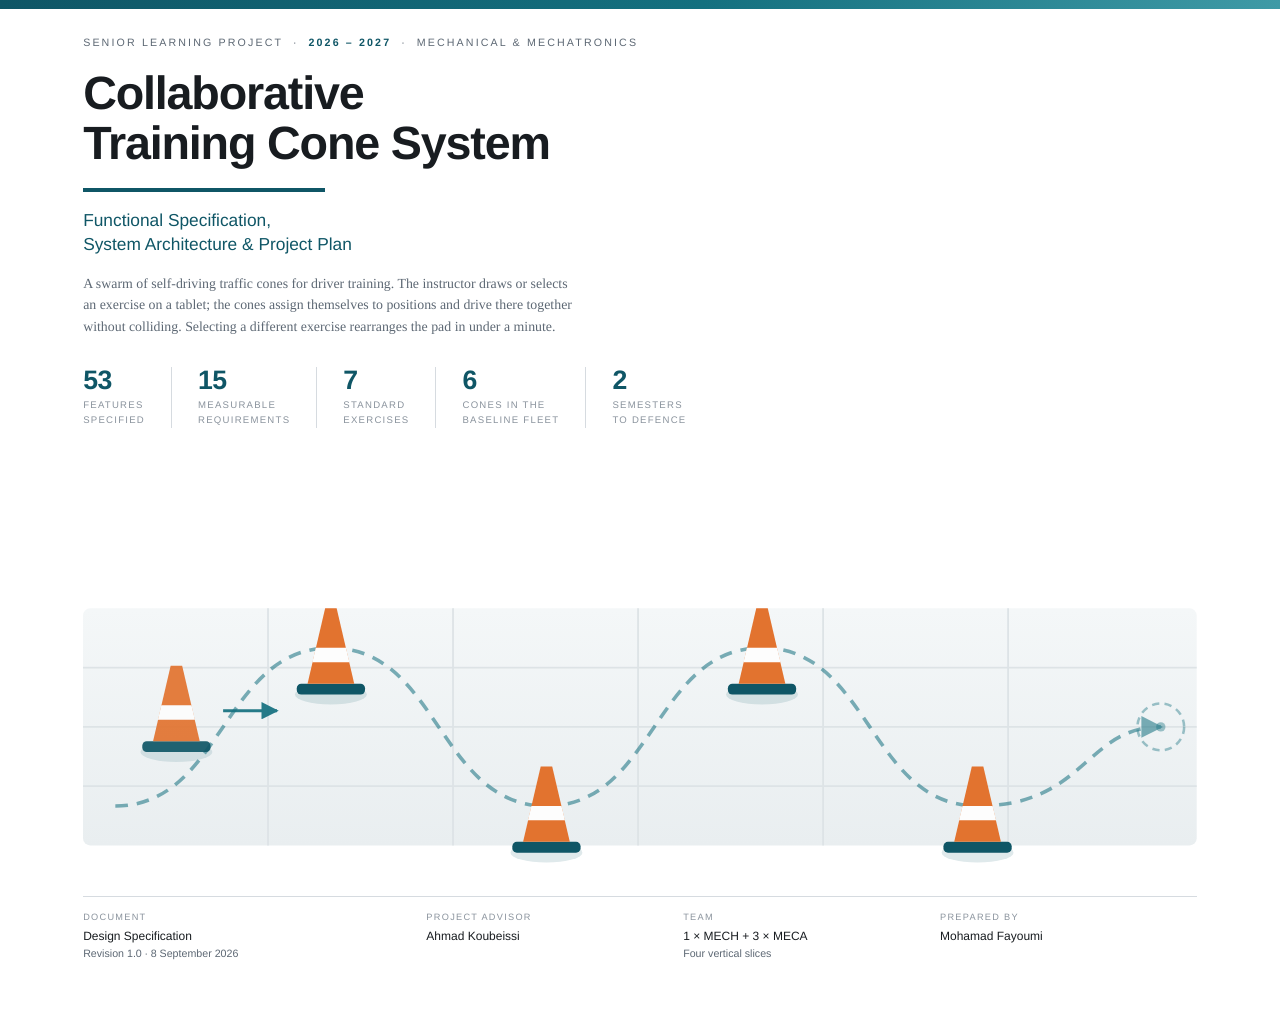
<file: slp-cone-system/pdf/cover.html>
<!doctype html><html><head><meta charset="utf-8">
<link rel="stylesheet" href="style.css">
<style>
body{margin:0}
.sheet{height:268mm;padding-bottom:16mm;display:flex;flex-direction:column;position:relative}
.topbar{height:9px;background:linear-gradient(90deg,#0f5666 0%,#14707f 55%,#3f9aa6 100%)}
.hd{font-family:var(--sans);font-size:8pt;letter-spacing:.2em;text-transform:uppercase;
    color:var(--muted);margin:26px 0 0}
.hd b{color:var(--accent)}
.ttl{font-family:var(--sans);font-size:35pt;line-height:1.06;font-weight:700;
     letter-spacing:-.025em;color:var(--ink);margin:18px 0 0;max-width:150mm}
.rule{width:64mm;height:3.5px;background:var(--accent);margin:20px 0 16px}
.sub{font-family:var(--sans);font-size:13pt;font-weight:400;line-height:1.42;
     color:var(--accent);max-width:135mm;margin:0}
.blurb{font-size:10.4pt;line-height:1.55;color:var(--muted);max-width:132mm;margin:16px 0 0}
.art{margin:auto 0 0;padding-bottom:12px}
.stats{display:flex;gap:0;margin:30px 0 0;font-family:var(--sans)}
.stats .s{flex:none;padding-right:26px;margin-right:26px;border-right:1px solid var(--rule)}
.stats .s:last-child{border-right:0;margin-right:0;padding-right:0}
.stats .num{font-size:20pt;font-weight:700;color:var(--accent);line-height:1;letter-spacing:-.02em}
.stats .cap{font-size:7.2pt;letter-spacing:.13em;text-transform:uppercase;color:var(--faint);margin-top:5px}
.meta{border-top:1.5px solid var(--rule);padding-top:14px;display:flex;gap:0;
      font-family:var(--sans)}
.meta .col{flex:1;padding-right:10px}
.meta .col:first-child{flex:1.35}
.meta .k{font-size:6.9pt;letter-spacing:.14em;text-transform:uppercase;color:var(--faint);
         margin-bottom:3px}
.meta .v{font-size:9pt;color:var(--ink);line-height:1.4}
.meta .v small{color:var(--muted);font-size:8pt}
</style></head><body>
<div class="topbar"></div>
<div style="padding:0 22mm">
<div class="sheet">

  <div class="hd">Senior Learning Project &nbsp;·&nbsp; <b>2026 – 2027</b> &nbsp;·&nbsp; Mechanical &amp; Mechatronics</div>

  <h1 class="ttl">Collaborative<br>Training Cone System</h1>
  <div class="rule"></div>
  <div class="sub">Functional Specification,<br>System Architecture &amp; Project Plan</div>

  <p class="blurb">A swarm of self&#8209;driving traffic cones for driver training. The instructor
  draws or selects an exercise on a tablet; the cones assign themselves to positions and drive
  there together without colliding. Selecting a different exercise rearranges the pad in under
  a minute.</p>

  <div class="stats">
    <div class="s"><div class="num">53</div><div class="cap">Features<br>specified</div></div>
    <div class="s"><div class="num">15</div><div class="cap">Measurable<br>requirements</div></div>
    <div class="s"><div class="num">7</div><div class="cap">Standard<br>exercises</div></div>
    <div class="s"><div class="num">6</div><div class="cap">Cones in the<br>baseline fleet</div></div>
    <div class="s"><div class="num">2</div><div class="cap">Semesters<br>to defence</div></div>
  </div>

  <div class="art">
  <svg viewBox="0 0 620 168" xmlns="http://www.w3.org/2000/svg" style="width:100%;height:auto">
    <defs>
      <linearGradient id="pad" x1="0" y1="0" x2="0" y2="1">
        <stop offset="0" stop-color="#f4f7f8"/><stop offset="1" stop-color="#e9eef0"/>
      </linearGradient>
      <marker id="cvArr" viewBox="0 0 10 10" refX="9" refY="5" markerWidth="6" markerHeight="6" orient="auto-start-reverse">
        <path d="M0 0 L10 5 L0 10 z" fill="#14707f"/>
      </marker>
    </defs>
    <rect x="0" y="18" width="620" height="132" rx="4" fill="url(#pad)"/>
    <g stroke="#dde3e6" stroke-width="1">
      <path d="M0 51H620M0 84H620M0 117H620"/>
      <path d="M103 18V150M206 18V150M309 18V150M412 18V150M515 18V150"/>
    </g>
    <!-- slalom trajectory -->
    <path d="M18 128 C 78 128, 78 40, 138 40 S 198 128, 258 128 S 318 40, 378 40 S 438 128, 498 128 S 558 84, 600 84"
          fill="none" stroke="#14707f" stroke-width="2" stroke-dasharray="7 5" opacity=".55"
          marker-end="url(#cvArr)"/>
    <!-- cones -->
    <g>
      <g transform="translate(138,40)">
        <ellipse cx="0" cy="26" rx="20" ry="5.5" fill="#0f5666" opacity=".13"/>
        <rect x="-19" y="20" width="38" height="6" rx="2.5" fill="#0f5666"/>
        <path d="M-13 20 L-3.2 -22 h6.4 L13 20 z" fill="#e2732f"/>
        <path d="M-8.4 0 h16.8 l1.9 8 h-20.6 z" fill="#fdfdfd"/>
      </g>
      <g transform="translate(258,128)">
        <ellipse cx="0" cy="26" rx="20" ry="5.5" fill="#0f5666" opacity=".13"/>
        <rect x="-19" y="20" width="38" height="6" rx="2.5" fill="#0f5666"/>
        <path d="M-13 20 L-3.2 -22 h6.4 L13 20 z" fill="#e2732f"/>
        <path d="M-8.4 0 h16.8 l1.9 8 h-20.6 z" fill="#fdfdfd"/>
      </g>
      <g transform="translate(378,40)">
        <ellipse cx="0" cy="26" rx="20" ry="5.5" fill="#0f5666" opacity=".13"/>
        <rect x="-19" y="20" width="38" height="6" rx="2.5" fill="#0f5666"/>
        <path d="M-13 20 L-3.2 -22 h6.4 L13 20 z" fill="#e2732f"/>
        <path d="M-8.4 0 h16.8 l1.9 8 h-20.6 z" fill="#fdfdfd"/>
      </g>
      <g transform="translate(498,128)">
        <ellipse cx="0" cy="26" rx="20" ry="5.5" fill="#0f5666" opacity=".13"/>
        <rect x="-19" y="20" width="38" height="6" rx="2.5" fill="#0f5666"/>
        <path d="M-13 20 L-3.2 -22 h6.4 L13 20 z" fill="#e2732f"/>
        <path d="M-8.4 0 h16.8 l1.9 8 h-20.6 z" fill="#fdfdfd"/>
      </g>
      <!-- a cone still travelling to its slot -->
      <g transform="translate(52,72)" opacity=".92">
        <ellipse cx="0" cy="26" rx="20" ry="5.5" fill="#0f5666" opacity=".13"/>
        <rect x="-19" y="20" width="38" height="6" rx="2.5" fill="#0f5666"/>
        <path d="M-13 20 L-3.2 -22 h6.4 L13 20 z" fill="#e2732f"/>
        <path d="M-8.4 0 h16.8 l1.9 8 h-20.6 z" fill="#fdfdfd"/>
        <path d="M26 3 h30" stroke="#14707f" stroke-width="1.6" marker-end="url(#cvArr)"/>
      </g>
    </g>
    <!-- target ghost -->
    <g transform="translate(600,84)" opacity=".4">
      <circle r="13" fill="none" stroke="#14707f" stroke-width="1.4" stroke-dasharray="4 3"/>
      <circle r="2.6" fill="#14707f"/>
    </g>
  </svg>
  </div>

  <div class="meta">
    <div class="col"><div class="k">Document</div>
      <div class="v">Design Specification<br><small>Revision 1.0 · 8 September 2026</small></div></div>
    <div class="col"><div class="k">Project advisor</div>
      <div class="v">Ahmad Koubeissi</div></div>
    <div class="col"><div class="k">Team</div>
      <div class="v">1 × MECH + 3 × MECA<br><small>Four vertical slices</small></div></div>
    <div class="col"><div class="k">Prepared by</div>
      <div class="v">Mohamad Fayoumi</div></div>
  </div>

</div></div></body></html>
</file>
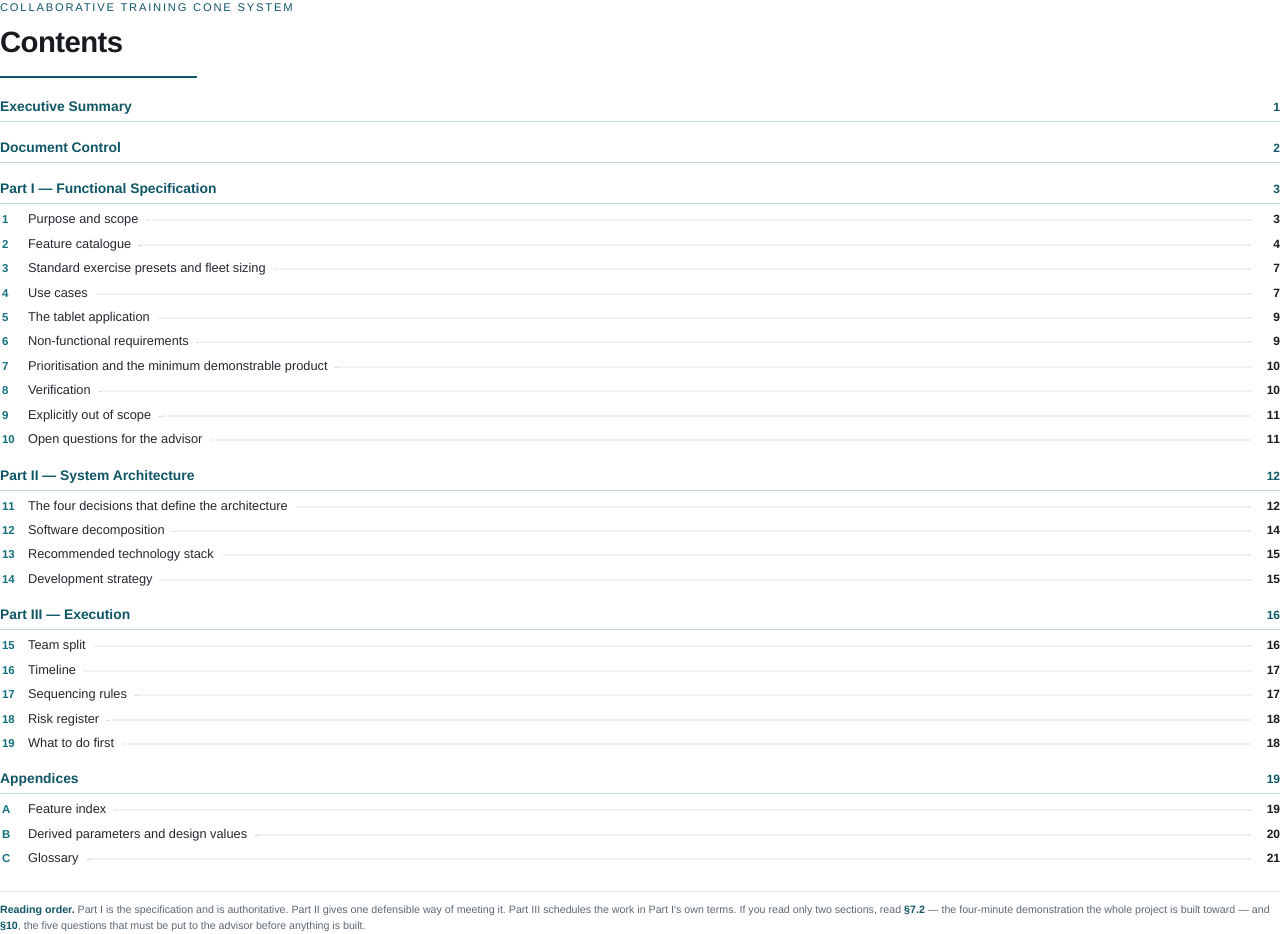
<file: slp-cone-system/pdf/toc.html>
<!doctype html><html><head><meta charset="utf-8">
<link rel="stylesheet" href="style.css">
<style>
h1.c{font-family:var(--sans);font-size:22pt;font-weight:700;letter-spacing:-.02em;color:var(--ink);margin:0 0 4px;border:0;padding:0}
.sub{font-family:var(--sans);font-size:8.4pt;letter-spacing:.16em;text-transform:uppercase;color:var(--accent);margin:0 0 4px}
.bar{height:2.5px;background:var(--accent);width:52mm;margin:10px 0 18px}
.pt,.sc{display:flex;align-items:baseline;font-family:var(--sans)}
.pt{font-size:10.4pt;font-weight:700;color:var(--accent);margin:15px 0 5px;padding-bottom:4px;border-bottom:1px solid var(--accent-edge)}
.pt:first-of-type{margin-top:0}
.sc{font-size:9.6pt;color:var(--body);margin:0 0 4px;padding-left:2px}
.sc .n{width:26px;flex:none;color:var(--accent-2);font-weight:700;font-size:8.6pt}
.pt .t,.sc .t{flex:none;max-width:118mm}
.d{flex:1;border-bottom:1px dotted #c3cbd2;margin:0 7px 0 8px;transform:translateY(-2.5px)}
.pt .d{border-bottom-color:transparent}
.p{flex:none;width:22px;text-align:right;font-variant-numeric:tabular-nums;font-weight:700;color:var(--ink);font-size:9pt}
.pt .p{color:var(--accent)}
.foot{margin-top:22px;padding-top:10px;border-top:1px solid var(--rule-soft);font-family:var(--sans);font-size:8pt;color:var(--muted);line-height:1.5}
.foot b{color:var(--accent)}
</style></head><body>
<div class="sub">Collaborative Training Cone System</div>
<h1 class="c">Contents</h1>
<div class="bar"></div>
<div class="pt"><span class="t">Executive Summary</span><span class="d"></span><span class="p">1</span></div>
<div class="pt"><span class="t">Document Control</span><span class="d"></span><span class="p">2</span></div>
<div class="pt"><span class="t">Part I — Functional Specification</span><span class="d"></span><span class="p">3</span></div>
<div class="sc"><span class="n">1</span><span class="t">Purpose and scope</span><span class="d"></span><span class="p">3</span></div>
<div class="sc"><span class="n">2</span><span class="t">Feature catalogue</span><span class="d"></span><span class="p">4</span></div>
<div class="sc"><span class="n">3</span><span class="t">Standard exercise presets and fleet sizing</span><span class="d"></span><span class="p">7</span></div>
<div class="sc"><span class="n">4</span><span class="t">Use cases</span><span class="d"></span><span class="p">7</span></div>
<div class="sc"><span class="n">5</span><span class="t">The tablet application</span><span class="d"></span><span class="p">9</span></div>
<div class="sc"><span class="n">6</span><span class="t">Non-functional requirements</span><span class="d"></span><span class="p">9</span></div>
<div class="sc"><span class="n">7</span><span class="t">Prioritisation and the minimum demonstrable product</span><span class="d"></span><span class="p">10</span></div>
<div class="sc"><span class="n">8</span><span class="t">Verification</span><span class="d"></span><span class="p">10</span></div>
<div class="sc"><span class="n">9</span><span class="t">Explicitly out of scope</span><span class="d"></span><span class="p">11</span></div>
<div class="sc"><span class="n">10</span><span class="t">Open questions for the advisor</span><span class="d"></span><span class="p">11</span></div>
<div class="pt"><span class="t">Part II — System Architecture</span><span class="d"></span><span class="p">12</span></div>
<div class="sc"><span class="n">11</span><span class="t">The four decisions that define the architecture</span><span class="d"></span><span class="p">12</span></div>
<div class="sc"><span class="n">12</span><span class="t">Software decomposition</span><span class="d"></span><span class="p">14</span></div>
<div class="sc"><span class="n">13</span><span class="t">Recommended technology stack</span><span class="d"></span><span class="p">15</span></div>
<div class="sc"><span class="n">14</span><span class="t">Development strategy</span><span class="d"></span><span class="p">15</span></div>
<div class="pt"><span class="t">Part III — Execution</span><span class="d"></span><span class="p">16</span></div>
<div class="sc"><span class="n">15</span><span class="t">Team split</span><span class="d"></span><span class="p">16</span></div>
<div class="sc"><span class="n">16</span><span class="t">Timeline</span><span class="d"></span><span class="p">17</span></div>
<div class="sc"><span class="n">17</span><span class="t">Sequencing rules</span><span class="d"></span><span class="p">17</span></div>
<div class="sc"><span class="n">18</span><span class="t">Risk register</span><span class="d"></span><span class="p">18</span></div>
<div class="sc"><span class="n">19</span><span class="t">What to do first</span><span class="d"></span><span class="p">18</span></div>
<div class="pt"><span class="t">Appendices</span><span class="d"></span><span class="p">19</span></div>
<div class="sc"><span class="n">A</span><span class="t">Feature index</span><span class="d"></span><span class="p">19</span></div>
<div class="sc"><span class="n">B</span><span class="t">Derived parameters and design values</span><span class="d"></span><span class="p">20</span></div>
<div class="sc"><span class="n">C</span><span class="t">Glossary</span><span class="d"></span><span class="p">21</span></div>
<div class="foot"><b>Reading order.</b> Part I is the specification and is authoritative.
Part II gives one defensible way of meeting it. Part III schedules the work in Part I's own
terms. If you read only two sections, read <b>&sect;7.2</b> — the four-minute demonstration the
whole project is built toward — and <b>&sect;10</b>, the five questions that must be put to the
advisor before anything is built.</div>
</body></html>
</file>
<file: styles.css>
﻿:root {
  color-scheme: dark;
  --bg: #070505;
  --surface: #0e0b11;
  --surface-soft: rgba(17, 13, 22, 0.85);
  --panel: #141017;
  --text: #f8f7fa;
  --muted: #aea4b1;
  --accent: #e8252e;
  --accent-soft: rgba(232, 37, 46, 0.18);
  --border: rgba(255, 255, 255, 0.1);
  --shadow: 0 30px 80px rgba(0, 0, 0, 0.35);
  font-family: Inter, ui-sans-serif, system-ui, -apple-system, BlinkMacSystemFont, 'Segoe UI', sans-serif;
}

* {
  box-sizing: border-box;
}

html {
  scroll-behavior: smooth;
}

body {
  margin: 0;
  min-height: 100vh;
  background: radial-gradient(circle at 10% 10%, rgba(232, 37, 46, 0.16), transparent 20%),
    radial-gradient(circle at 85% 15%, rgba(255, 255, 255, 0.06), transparent 15%),
    linear-gradient(180deg, #020101 0%, #090507 100%);
  color: var(--text);
}

.page-shell {
  max-width: 1180px;
  margin: 0 auto;
  padding: 24px;
}

.topbar {
  display: flex;
  align-items: center;
  justify-content: space-between;
  gap: 20px;
  padding: 16px 0 8px;
  flex-wrap: wrap;
}

.brand {
  display: flex;
  flex-direction: column;
  gap: 6px;
}

.brand-title {
  color: #ffffff;
  font-weight: 800;
  letter-spacing: 0.14em;
  text-transform: uppercase;
}

.brand-caption {
  color: var(--muted);
  font-size: 0.88rem;
}

.nav-links {
  display: flex;
  flex-wrap: wrap;
  gap: 18px;
}

.nav-links a {
  color: var(--muted);
  text-decoration: none;
  font-size: 0.94rem;
  transition: color 0.2s ease;
}

.nav-links a:hover {
  color: var(--text);
}

.top-pill {
  border: 1px solid rgba(255, 255, 255, 0.12);
  padding: 10px 18px;
  border-radius: 999px;
  color: var(--text);
  font-size: 0.85rem;
}

.hero-panel {
  position: relative;
  background: radial-gradient(circle at top left, rgba(232, 37, 46, 0.18), transparent 24%),
    radial-gradient(circle at top right, rgba(255, 255, 255, 0.08), transparent 16%),
    linear-gradient(180deg, rgba(7, 5, 5, 0.9), rgba(18, 14, 25, 1));
  border: 1px solid rgba(232, 37, 46, 0.18);
  border-radius: 36px;
  box-shadow: 0 45px 110px rgba(0, 0, 0, 0.4);
  overflow: hidden;
  padding: 48px;
  margin-bottom: 44px;
}

.hero-panel::before {
  content: '';
  position: absolute;
  inset: 0;
  background: linear-gradient(140deg, rgba(232, 37, 46, 0.05) 0%, transparent 40%);
  pointer-events: none;
  z-index: 0;
}

.hero-wrapper {
  position: relative;
  z-index: 1;
  display: grid;
  grid-template-columns: 1.15fr 0.85fr;
  gap: 32px;
  align-items: start;
}

.hero-copy {
  max-width: 640px;
  position: relative;
  z-index: 1;
}

.eyebrow,
.hero-eyebrow {
  color: var(--accent);
  text-transform: uppercase;
  letter-spacing: 0.22em;
  font-size: 0.78rem;
  margin-bottom: 18px;
}

.hero-copy h1 {
  margin: 0;
  font-size: clamp(4rem, 7vw, 7.5rem);
  line-height: 0.9;
  letter-spacing: -0.05em;
  text-transform: uppercase;
}

.accent {
  color: var(--accent);
}

.hero-subtitle {
  margin: 24px 0 18px;
  max-width: 640px;
  line-height: 1.8;
  font-size: 1.03rem;
  color: var(--muted);
}

.hero-meta {
  display: flex;
  flex-wrap: wrap;
  gap: 16px;
  color: var(--muted);
  font-size: 0.95rem;
  margin-bottom: 24px;
}

.hero-meta a {
  color: var(--text);
  text-decoration: underline;
}

.hero-buttons {
  display: flex;
  gap: 16px;
  flex-wrap: wrap;
}

.button {
  display: inline-flex;
  align-items: center;
  justify-content: center;
  padding: 16px 26px;
  border-radius: 999px;
  font-weight: 700;
  text-decoration: none;
  transition: transform 0.2s ease, opacity 0.2s ease;
}

.button:hover {
  transform: translateY(-1px);
  opacity: 0.95;
}

.button-primary {
  background: linear-gradient(135deg, var(--accent), #ff5b5b);
  color: #fff;
}

.button-secondary {
  background: rgba(255, 255, 255, 0.05);
  border: 1px solid rgba(255, 255, 255, 0.1);
  color: var(--text);
}

.hero-card {
  position: relative;
  z-index: 1;
  background: rgba(255, 255, 255, 0.05);
  border: 1px solid rgba(232, 37, 46, 0.25);
  border-radius: 34px;
  padding: 30px;
  min-height: 360px;
  display: flex;
  flex-direction: column;
  justify-content: space-between;
  overflow: hidden;
  backdrop-filter: blur(10px);
}

.hero-card::before {
  content: '';
  position: absolute;
  inset: 0;
  background: linear-gradient(180deg, rgba(232, 37, 46, 0.04), transparent 40%);
  pointer-events: none;
}

.hero-card-top {
  display: grid;
  gap: 22px;
}

.production-block {
  display: grid;
  gap: 8px;
}

.production-block span {
  color: var(--muted);
  text-transform: uppercase;
  letter-spacing: 0.18em;
  font-size: 0.76rem;
}

.production-block strong {
  color: var(--text);
  font-size: 1.05rem;
}

.hero-stats {
  display: grid;
  grid-template-columns: repeat(3, minmax(0, 1fr));
  gap: 16px;
}

.hero-stats div {
  background: rgba(255, 255, 255, 0.05);
  border: 1px solid rgba(255, 255, 255, 0.08);
  border-radius: 24px;
  padding: 20px;
  text-align: center;
}

.hero-stats strong {
  display: block;
  font-size: 1.5rem;
  margin-bottom: 8px;
  color: #fff;
}

.hero-stats span {
  color: var(--muted);
  display: block;
}

.hero-card-backer {
  background: linear-gradient(135deg, rgba(232, 37, 46, 0.16), rgba(255, 255, 255, 0.03));
  border-radius: 28px;
  padding: 28px;
  margin-top: 16px;
  border: 1px solid rgba(255, 255, 255, 0.08);
}

.hero-card-title {
  color: var(--muted);
  letter-spacing: 0.18em;
  text-transform: uppercase;
  font-size: 0.75rem;
  margin-bottom: 10px;
}

.hero-card-large {
  color: #fff;
  font-size: clamp(1.8rem, 3.4vw, 2.6rem);
  line-height: 1.05;
  margin-bottom: 20px;
}

.hero-card-meta {
  display: flex;
  justify-content: space-between;
  align-items: center;
  border-top: 1px solid rgba(255, 255, 255, 0.06);
  padding-top: 16px;
}

.hero-card-meta span {
  color: var(--muted);
  text-transform: uppercase;
  font-size: 0.75rem;
  letter-spacing: 0.18em;
}

.hero-card-meta strong {
  color: #fff;
  font-size: 1.25rem;
}

main {
  display: grid;
  gap: 34px;
}

.section-panel {
  background: rgba(16, 12, 20, 0.9);
  border: 1px solid rgba(255, 255, 255, 0.06);
  border-radius: 32px;
  padding: 32px 32px 28px;
}

.section-dark {
  background: rgba(9, 5, 10, 0.95);
}

.section-heading {
  display: flex;
  align-items: baseline;
  gap: 18px;
  margin-bottom: 24px;
}

.section-index {
  color: var(--accent);
  font-family: 'Courier New', Courier, monospace;
  font-size: 0.95rem;
}

.section-heading h2 {
  margin: 0;
  font-size: clamp(2rem, 2.8vw, 2.5rem);
}

.section-copy p {
  margin: 0;
  color: var(--muted);
  line-height: 1.9;
}

.card-grid,
.skill-grid,
.contact-grid {
  display: grid;
  gap: 20px;
}

.card-grid {
  grid-template-columns: repeat(3, minmax(0, 1fr));
}

.info-card,
.skill-card {
  background: rgba(255, 255, 255, 0.03);
  border: 1px solid rgba(255, 255, 255, 0.08);
  border-radius: 28px;
  padding: 26px;
}

.info-tag {
  display: inline-flex;
  color: var(--accent);
  text-transform: uppercase;
  letter-spacing: 0.18em;
  font-size: 0.8rem;
  margin-bottom: 14px;
}

.info-card h3,
.skill-card h3 {
  margin: 0 0 12px;
  font-size: 1.15rem;
}

.info-subtitle {
  margin: 0 0 16px;
  color: var(--muted);
  font-size: 0.95rem;
}

.info-card p,
.skill-card p {
  margin: 0;
  color: var(--muted);
  line-height: 1.8;
}

.info-card ul {
  margin: 0;
  padding-left: 18px;
  color: var(--muted);
  line-height: 1.8;
}

.info-card li {
  margin-bottom: 10px;
}

.skill-grid {
  grid-template-columns: repeat(2, minmax(0, 1fr));
}

.contact-grid {
  grid-template-columns: 1.1fr 0.9fr;
}

.contact-copy h3 {
  margin: 0 0 12px;
  font-size: clamp(2rem, 2.3vw, 2.4rem);
}

.contact-copy p {
  margin: 10px 0 0;
  color: var(--muted);
  line-height: 1.8;
}

.contact-copy a {
  color: var(--text);
  text-decoration: underline;
}

.contact-form {
  display: grid;
  gap: 18px;
}

.contact-form label {
  display: grid;
  gap: 10px;
  color: var(--text);
}

.contact-form input,
.contact-form textarea {
  width: 100%;
  border: 1px solid rgba(255, 255, 255, 0.12);
  background: rgba(255, 255, 255, 0.04);
  color: var(--text);
  border-radius: 18px;
  padding: 16px 18px;
  font: inherit;
}

.contact-form input::placeholder,
.contact-form textarea::placeholder {
  color: rgba(255, 255, 255, 0.45);
}

.footer {
  text-align: center;
  padding: 26px 0 10px;
  color: var(--muted);
}

@media (max-width: 1024px) {
  .hero-wrapper,
  .card-grid,
  .skill-grid,
  .contact-grid {
    grid-template-columns: 1fr;
  }

  .hero-card {
    min-height: auto;
    width: 100%;
  }

  .hero-panel {
    padding: 36px 28px;
    gap: 16px;
    align-items: flex-start;
  }

  .nav-links {
    gap: 12px;
    font-size: 0.9rem;
  }

  .hero-panel {
    padding: 32px 20px;
  }

  .hero-copy h1 {
    font-size: clamp(3rem, 6vw, 5.5rem);
  }

  .hero-subtitle {
    font-size: 0.95rem;
  }

  .hero-buttons {
    flex-direction: column;
    width: 100%;
  }

  .button {
    width: 100%;
  }

  .hero-meta {
    font-size: 0.9rem;
  }

  .section-heading h2 {
    font-size: clamp(1.8rem, 5vw, 2.2rem);
  }

  .card-grid {
    grid-template-columns: 1fr;
  }

  .skill-grid {
    grid-template-columns: 1fr;
  }
}

@media (max-width: 480px) {
  .page-shell {
    padding: 12px;
  }

  .topbar {
    flex-direction: column;
    gap: 12px;
  }

  .brand-title {
    font-size: 1.2rem;
  }

  .brand-caption {
    font-size: 0.8rem;
  }

  .nav-links {
    gap: 8px;
    font-size: 0.85rem;
  }

  .nav-links a {
    padding: 8px 12px;
    display: inline-block;
  }

  .top-pill {
    font-size: 0.75rem;
    padding: 8px 14px;
  }

  .hero-panel {
    border-radius: 24px;
    padding: 20px 14px;
    margin-bottom: 24px;
  }

  .hero-wrapper {
    gap: 16px;
  }

  .hero-copy h1 {
    font-size: clamp(2.2rem, 5.5vw, 3.5rem);
    line-height: 0.95;
  }

  .eyebrow {
    font-size: 0.7rem;
    margin-bottom: 12px;
  }

  .hero-subtitle {
    font-size: 0.9rem;
    margin: 16px 0 12px;
  }

  .hero-buttons {
    flex-direction: column;
    width: 100%;
    gap: 10px;
  }

  .button {
    width: 100%;
    padding: 14px 20px;
    font-size: 0.95rem;
  }

  .hero-meta {
    flex-direction: column;
    gap: 8px;
    font-size: 0.85rem;
    margin-bottom: 16px;
  }

  .hero-card {
    border-radius: 24px;
    padding: 18px;
    min-height: 280px;
  }

  .production-block span {
    font-size: 0.7rem;
  }

  .production-block strong {
    font-size: 0.95rem;
  }

  .hero-stats {
    gap: 12px;
  }

  .hero-stats div {
    padding: 14px;
    border-radius: 16px;
  }

  .hero-stats strong {
    font-size: 1.2rem;
  }

  .hero-stats span {
    font-size: 0.75rem;
  }

  .hero-card-backer {
    padding: 14px;
  }

  .hero-card-title {
    font-size: 0.7rem;
    margin-bottom: 4px;
  }

  .hero-card-large {
    font-size: 1.5rem;
    margin-bottom: 12px;
  }

  .section-panel {
    border-radius: 24px;
    padding: 20px 14px;
    margin-bottom: 20px;
  }

  .section-heading {
    gap: 12px;
    margin-bottom: 16px;
  }

  .section-index {
    font-size: 0.85rem;
  }

  .section-heading h2 {
    font-size: clamp(1.4rem, 4.5vw, 1.8rem);
  }

  .info-card,
  .skill-card {
    border-radius: 20px;
    padding: 16px;
  }

  .info-tag {
    font-size: 0.7rem;
    margin-bottom: 10px;
  }

  .info-card h3,
  .skill-card h3 {
    font-size: 1rem;
    margin-bottom: 8px;
  }

  .info-subtitle {
    font-size: 0.85rem;
    margin-bottom: 12px;
  }

  .info-card p,
  .skill-card p {
    font-size: 0.9rem;
  }

  .info-card ul {
    padding-left: 16px;
    font-size: 0.9rem;
  }

  .info-card li {
    margin-bottom: 8px;
  }

  .contact-grid {
    grid-template-columns: 1fr;
  }

  .contact-copy h3 {
    font-size: clamp(1.3rem, 4vw, 1.8rem);
    margin-bottom: 10px;
  }

  .contact-copy p {
    margin: 8px 0 0;
    font-size: 0.9rem;
  }

  .contact-form {
    gap: 14px;
  }

  .contact-form label {
    gap: 8px;
    font-size: 0.9rem;
  }

  .contact-form input,
  .contact-form textarea {
    padding: 12px 14px;
    border-radius: 14px;
    font-size: 0.95rem;
  }

  .footer {
    padding: 16px 0 8px;
    font-size: 0.85rem;
  }
}

@media (max-width: 360px) {
  .page-shell {
    padding: 10px;
  }

  .hero-copy h1 {
    font-size: 1.8rem;
  }

  .hero-subtitle {
    font-size: 0.85rem;
  }

  .button {
    font-size: 0.9rem;
    padding: 12px 16px;
  }

  .hero-stats div {
    padding: 10px;
  }

  .hero-stats strong {
    font-size: 1rem;
  }

  .info-card,
  .skill-card {
    padding: 12px;
  }
}
</file>
<file: slp-cone-system/pdf/style.css>
:root{
  --ink:#181c20; --body:#23282e; --muted:#5d6874; --faint:#8a939d;
  --rule:#d6dbe0; --rule-soft:#e8ecef;
  --accent:#0f5666; --accent-2:#14707f; --accent-bg:#eaf2f4; --accent-edge:#bcd6dc;
  --amber:#8f5a0d; --amber-bg:#fbf2e2; --amber-edge:#e8d4ab;
  --red:#8e3229; --red-bg:#f9ece9; --red-edge:#e8c8c2;
  --green:#2c6349; --green-bg:#e8f1ec; --green-edge:#c2dbcd;
  --serif:"Bitstream Charter","Charter",Georgia,"Liberation Serif",serif;
  --sans:"Liberation Sans",Arial,"DejaVu Sans",sans-serif;
  --mono:"DejaVu Sans Mono","Liberation Mono",monospace;
}
*{box-sizing:border-box}
html{-webkit-print-color-adjust:exact;print-color-adjust:exact}
body{margin:0;font-family:var(--serif);font-size:10pt;line-height:1.52;color:var(--body);
     text-rendering:geometricPrecision;hyphens:none}

/* ---------- headings ---------- */
h1,h2,h3,h4{font-family:var(--sans);color:var(--ink);font-weight:700;
            letter-spacing:-.006em;break-after:avoid;margin:0}
h1.part{break-before:page;font-size:9pt;letter-spacing:.16em;text-transform:uppercase;
        color:var(--accent);border-bottom:2.5px solid var(--accent);
        padding:0 0 6px;margin:0 0 26px}
h1.part .pt{float:right;color:var(--faint);font-weight:400;letter-spacing:.06em}
h2{font-size:15pt;margin:26px 0 9px;padding-top:2px}
h2:first-of-type{margin-top:0}
h2 .n{color:var(--accent);font-weight:700;margin-right:.5em}
h3{font-size:11.2pt;margin:19px 0 6px;color:#0d3a45}
h3 .n{color:var(--accent-2);margin-right:.45em}
h4{font-size:9.6pt;margin:15px 0 4px;letter-spacing:.03em;color:#3a444e}
p{margin:0 0 8.5px}
p.lead{font-size:11pt;color:var(--muted);line-height:1.5;margin-bottom:14px}
strong{font-weight:700;color:var(--ink)}
em{font-style:italic}
a{color:var(--accent);text-decoration:none}
code{font-family:var(--mono);font-size:8.4pt;background:#f2f4f6;padding:.9px 3.5px;
     border-radius:2.5px;color:#0d3a45;border:.5px solid #e3e7ea}
ul,ol{margin:0 0 9px;padding-left:19px}
li{margin-bottom:4px;padding-left:2px}
li::marker{color:var(--accent-2)}
hr{border:0;border-top:1px solid var(--rule-soft);margin:20px 0}

/* ---------- tables ---------- */
table{width:100%;border-collapse:collapse;font-size:8.7pt;margin:11px 0 15px;
      font-family:var(--sans);line-height:1.4}
thead{display:table-header-group}
th{background:var(--accent);color:#fff;font-weight:700;text-align:left;
   padding:6px 8px;font-size:7.8pt;letter-spacing:.05em;text-transform:uppercase;
   border-right:1px solid rgba(255,255,255,.22)}
th:last-child{border-right:0}
td{padding:5.5px 8px;border-bottom:.75px solid var(--rule-soft);vertical-align:top}
tbody tr:nth-child(even){background:#f7f9fa}
tbody tr{break-inside:avoid}
tbody tr:last-child td{border-bottom:.75px solid var(--rule)}
td code{font-size:7.8pt}
table.ids td:first-child{font-family:var(--mono);font-size:8pt;color:var(--accent);
                          font-weight:700;white-space:nowrap}
table.compact{font-size:8.2pt}
table.compact td,table.compact th{padding:4px 7px}

/* ---------- callouts ---------- */
.note{border-left:3px solid var(--accent);background:var(--accent-bg);
      padding:9px 13px;margin:12px 0 14px;font-size:9.3pt;break-inside:avoid}
.note.warn{border-left-color:var(--amber);background:var(--amber-bg)}
.note.safety{border-left-color:var(--red);background:var(--red-bg)}
.note.good{border-left-color:var(--green);background:var(--green-bg)}
.note p:last-child{margin-bottom:0}
.note .lbl{display:block;font-family:var(--sans);font-size:7.2pt;font-weight:700;
           letter-spacing:.13em;text-transform:uppercase;color:var(--accent);margin-bottom:3px}
.note.warn .lbl{color:var(--amber)} .note.safety .lbl{color:var(--red)}
.note.good .lbl{color:var(--green)}

.demo{border:1.5px solid var(--accent-edge);background:var(--accent-bg);
      padding:14px 16px;margin:14px 0;break-inside:avoid;border-radius:3px}
.demo .lbl{font-family:var(--sans);font-size:7.4pt;font-weight:700;letter-spacing:.13em;
           text-transform:uppercase;color:var(--accent);display:block;margin-bottom:6px}
.demo p{font-size:10.2pt;line-height:1.55;margin:0;color:var(--ink)}

/* ---------- figures ---------- */
figure{margin:16px 0 18px;break-inside:avoid;text-align:center}
figure svg{max-width:100%;height:auto}
figcaption{font-family:var(--sans);font-size:7.8pt;color:var(--muted);margin-top:7px;
           text-align:left;line-height:1.4}
figcaption b{color:var(--accent);font-weight:700}

/* ---------- bar chart (latency) ---------- */
.bars{margin:12px 0 16px;font-family:var(--sans);font-size:8.2pt;break-inside:avoid}
.bars .row{display:flex;align-items:center;margin-bottom:5px}
.bars .lab{width:150px;color:var(--muted);flex:none}
.bars .track{flex:1;height:15px;background:#f0f3f5;border-radius:2px;overflow:hidden;display:flex}
.bars .seg{height:100%}
.bars .val{width:62px;text-align:right;flex:none;font-weight:700;color:var(--ink)}
.bars .tot{border-top:1px solid var(--rule);margin-top:5px;padding-top:5px}

/* ---------- use case ---------- */
.uc{border:1px solid var(--rule);border-radius:3px;padding:12px 15px;margin:13px 0;
    break-inside:avoid}
.uc h4{margin:0 0 3px;font-size:10pt;color:var(--ink)}
.uc .meta{font-family:var(--sans);font-size:7.6pt;color:var(--muted);margin-bottom:8px;
          padding-bottom:7px;border-bottom:1px dotted var(--rule)}
.uc .meta b{color:var(--ink)}
.uc ol{font-size:9.3pt;margin-bottom:0}
.uc .alt{margin-top:9px;padding-top:8px;border-top:1px dotted var(--rule);font-size:9pt}
.uc .alt .lbl{font-family:var(--sans);font-size:7.2pt;font-weight:700;letter-spacing:.12em;
              text-transform:uppercase;color:var(--muted);display:block;margin-bottom:3px}
.fid{font-family:var(--mono);font-size:7.8pt;color:var(--accent);font-weight:700;
     white-space:nowrap}

.pill{display:inline-block;font-family:var(--sans);font-size:7pt;font-weight:700;
      letter-spacing:.08em;text-transform:uppercase;padding:1.5px 6px;border-radius:9px;
      border:1px solid;vertical-align:1px}
.pill.must{color:var(--red);border-color:var(--red-edge);background:var(--red-bg)}
.pill.should{color:var(--amber);border-color:var(--amber-edge);background:var(--amber-bg)}
.pill.could{color:var(--accent);border-color:var(--accent-edge);background:var(--accent-bg)}
.pill.wont{color:var(--muted);border-color:var(--rule);background:#f4f6f7}

.newpage{break-before:page}
.avoid{break-inside:avoid}
</file>
